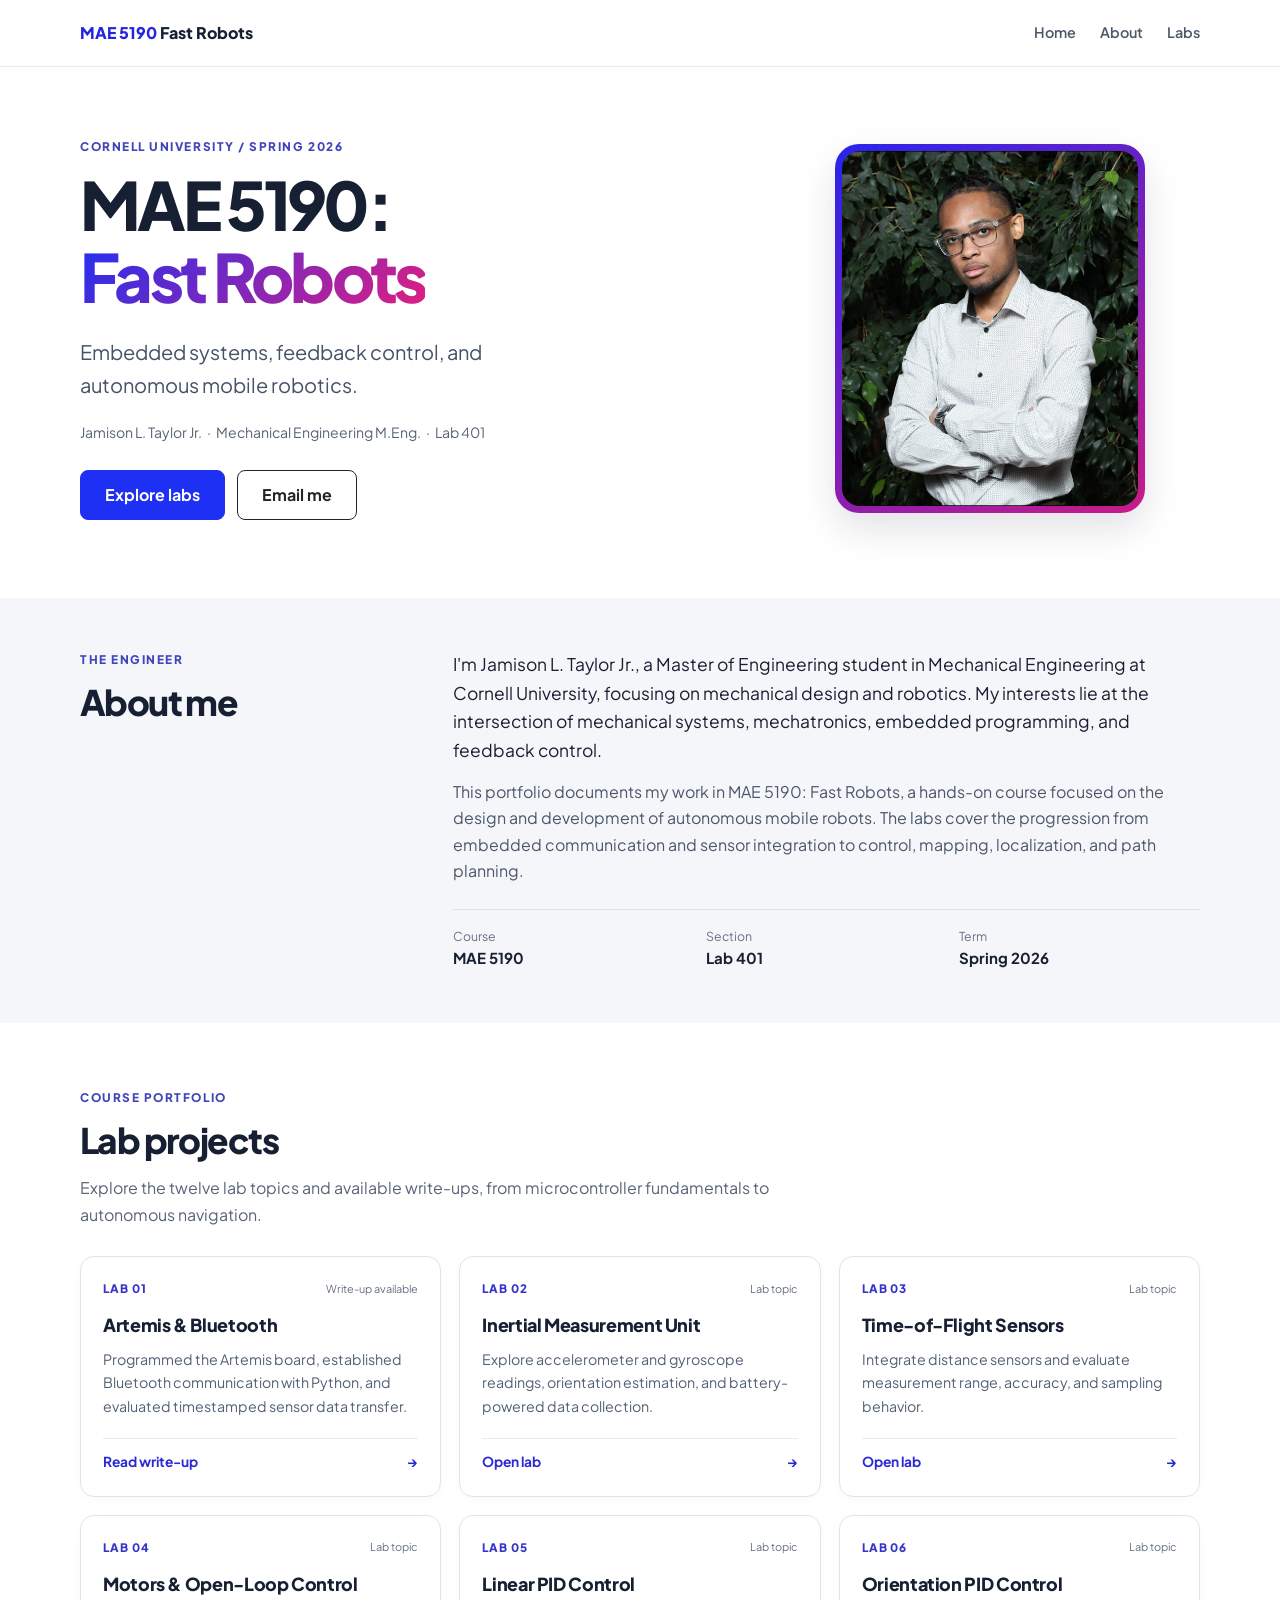
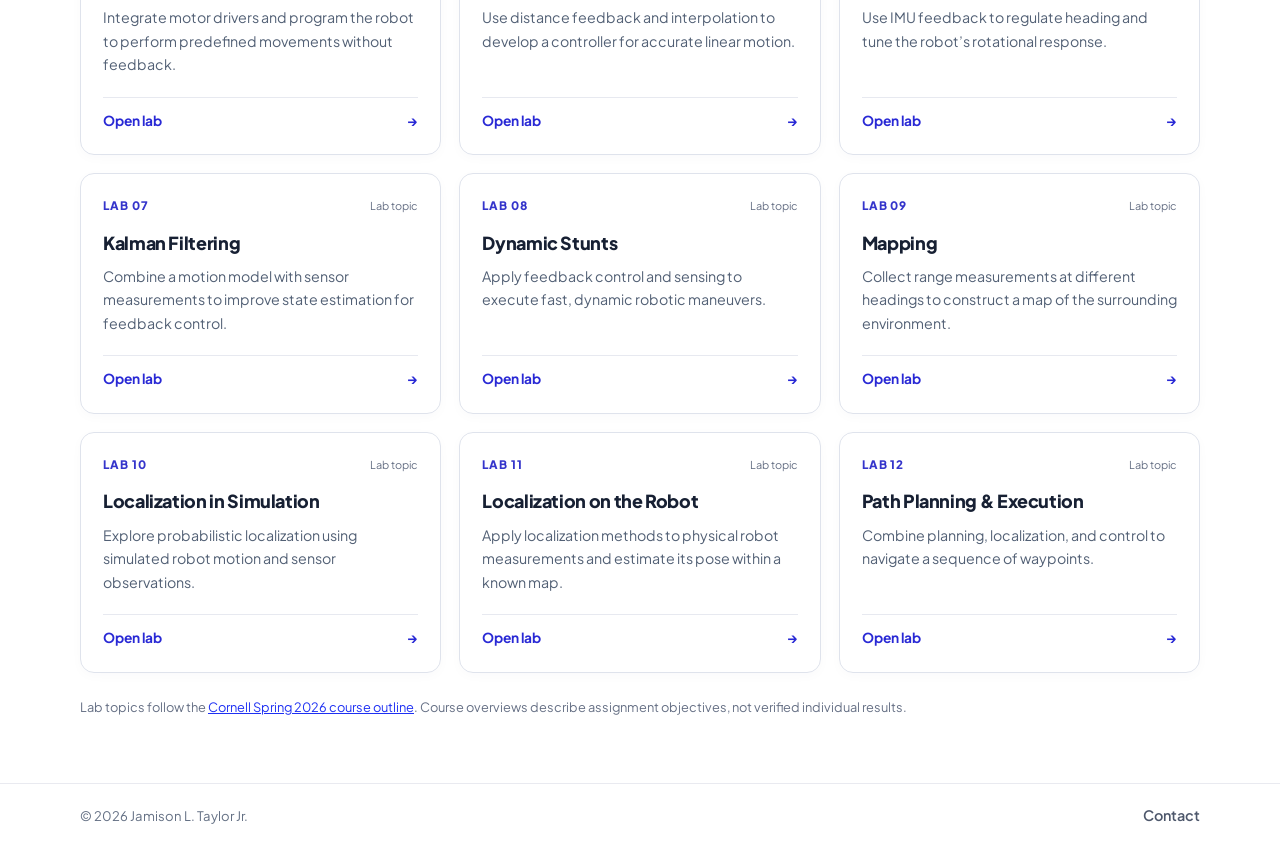
<file: index.html>
<!DOCTYPE html>
<html lang="en"><head><meta charset="utf-8"><meta name="viewport" content="width=device-width, initial-scale=1"><meta name="description" content="Jamison L. Taylor Jr. — Cornell MAE 5190 Fast Robots course portfolio"><title>MAE 5190 Fast Robots | Jamison Taylor Jr.</title><link rel="icon" href="assets/favicon.ico"><link rel="preconnect" href="https://fonts.googleapis.com"><link rel="preconnect" href="https://fonts.gstatic.com" crossorigin><link href="https://fonts.googleapis.com/css2?family=Plus+Jakarta+Sans:wght@400;500;600;700;800&display=swap" rel="stylesheet"><link rel="stylesheet" href="css/styles.css"><link rel="stylesheet" href="css/home.css"></head>
<body><header class="site-header"><nav class="site-wrap nav-inner" aria-label="Main navigation"><a class="brand" href="index.html">MAE 5190 <span>Fast Robots</span></a><div class="nav-links"><a href="index.html">Home</a><a href="#about">About</a><a href="#labs">Labs</a></div></nav></header><main>
<section class="site-wrap hero"><div class="hero-copy"><p class="eyebrow">CORNELL UNIVERSITY / SPRING 2026</p><h1>MAE 5190:<br><span class="text-gradient">Fast Robots</span></h1><p class="hero-sub">Embedded systems, feedback control, and autonomous mobile robotics.</p><p class="hero-meta">Jamison L. Taylor Jr. <span>·</span> Mechanical Engineering M.Eng. <span>·</span> Lab 401</p><div class="hero-actions"><a class="btn btn-primary" href="#labs">Explore labs</a><a class="btn btn-outline-dark" href="mailto:jlt243@cornell.edu">Email me</a></div></div><div class="portrait-frame"><img src="assets/profile.jpg" alt="Portfolio profile portrait" width="1170" height="1403"></div></section>
<section id="about" class="about-section"><div class="site-wrap about-grid"><div><p class="eyebrow">THE ENGINEER</p><h2>About me</h2></div><div><p class="bio">I'm Jamison L. Taylor Jr., a Master of Engineering student in Mechanical Engineering at Cornell University, focusing on mechanical design and robotics. My interests lie at the intersection of mechanical systems, mechatronics, embedded programming, and feedback control.</p><p>This portfolio documents my work in MAE 5190: Fast Robots, a hands-on course focused on the design and development of autonomous mobile robots. The labs cover the progression from embedded communication and sensor integration to control, mapping, localization, and path planning.</p><div class="facts"><div><span>Course</span><strong>MAE 5190</strong></div><div><span>Section</span><strong>Lab 401</strong></div><div><span>Term</span><strong>Spring 2026</strong></div></div></div></div></section>
<section id="labs" class="site-wrap labs-section"><p class="eyebrow">COURSE PORTFOLIO</p><h2>Lab projects</h2><p class="section-intro">Explore the twelve lab topics and available write-ups, from microcontroller fundamentals to autonomous navigation.</p><div class="lab-grid"><article class="lab-card"><div class="lab-top"><span class="lab-number">LAB 01</span><span class="lab-status">Write-up available</span></div><h3>Artemis &amp; Bluetooth</h3><p>Programmed the Artemis board, established Bluetooth communication with Python, and evaluated timestamped sensor data transfer.</p><a class="lab-link" href="Labs/lab01.html">Read write-up <span aria-hidden="true">→</span></a></article><article class="lab-card"><div class="lab-top"><span class="lab-number">LAB 02</span><span class="lab-status">Lab topic</span></div><h3>Inertial Measurement Unit</h3><p>Explore accelerometer and gyroscope readings, orientation estimation, and battery-powered data collection.</p><a class="lab-link" href="Labs/lab02.html">Open lab <span aria-hidden="true">→</span></a></article><article class="lab-card"><div class="lab-top"><span class="lab-number">LAB 03</span><span class="lab-status">Lab topic</span></div><h3>Time-of-Flight Sensors</h3><p>Integrate distance sensors and evaluate measurement range, accuracy, and sampling behavior.</p><a class="lab-link" href="Labs/lab03.html">Open lab <span aria-hidden="true">→</span></a></article><article class="lab-card"><div class="lab-top"><span class="lab-number">LAB 04</span><span class="lab-status">Lab topic</span></div><h3>Motors &amp; Open-Loop Control</h3><p>Integrate motor drivers and program the robot to perform predefined movements without feedback.</p><a class="lab-link" href="Labs/lab04.html">Open lab <span aria-hidden="true">→</span></a></article><article class="lab-card"><div class="lab-top"><span class="lab-number">LAB 05</span><span class="lab-status">Lab topic</span></div><h3>Linear PID Control</h3><p>Use distance feedback and interpolation to develop a controller for accurate linear motion.</p><a class="lab-link" href="Labs/lab05.html">Open lab <span aria-hidden="true">→</span></a></article><article class="lab-card"><div class="lab-top"><span class="lab-number">LAB 06</span><span class="lab-status">Lab topic</span></div><h3>Orientation PID Control</h3><p>Use IMU feedback to regulate heading and tune the robot’s rotational response.</p><a class="lab-link" href="Labs/lab06.html">Open lab <span aria-hidden="true">→</span></a></article><article class="lab-card"><div class="lab-top"><span class="lab-number">LAB 07</span><span class="lab-status">Lab topic</span></div><h3>Kalman Filtering</h3><p>Combine a motion model with sensor measurements to improve state estimation for feedback control.</p><a class="lab-link" href="Labs/lab07.html">Open lab <span aria-hidden="true">→</span></a></article><article class="lab-card"><div class="lab-top"><span class="lab-number">LAB 08</span><span class="lab-status">Lab topic</span></div><h3>Dynamic Stunts</h3><p>Apply feedback control and sensing to execute fast, dynamic robotic maneuvers.</p><a class="lab-link" href="Labs/lab08.html">Open lab <span aria-hidden="true">→</span></a></article><article class="lab-card"><div class="lab-top"><span class="lab-number">LAB 09</span><span class="lab-status">Lab topic</span></div><h3>Mapping</h3><p>Collect range measurements at different headings to construct a map of the surrounding environment.</p><a class="lab-link" href="Labs/lab09.html">Open lab <span aria-hidden="true">→</span></a></article><article class="lab-card"><div class="lab-top"><span class="lab-number">LAB 10</span><span class="lab-status">Lab topic</span></div><h3>Localization in Simulation</h3><p>Explore probabilistic localization using simulated robot motion and sensor observations.</p><a class="lab-link" href="Labs/lab10.html">Open lab <span aria-hidden="true">→</span></a></article><article class="lab-card"><div class="lab-top"><span class="lab-number">LAB 11</span><span class="lab-status">Lab topic</span></div><h3>Localization on the Robot</h3><p>Apply localization methods to physical robot measurements and estimate its pose within a known map.</p><a class="lab-link" href="Labs/lab11.html">Open lab <span aria-hidden="true">→</span></a></article><article class="lab-card"><div class="lab-top"><span class="lab-number">LAB 12</span><span class="lab-status">Lab topic</span></div><h3>Path Planning &amp; Execution</h3><p>Combine planning, localization, and control to navigate a sequence of waypoints.</p><a class="lab-link" href="Labs/lab12.html">Open lab <span aria-hidden="true">→</span></a></article></div><p class="source-note">Lab topics follow the <a href="https://fastrobotscornell.github.io/FastRobots-2026/labs/">Cornell Spring 2026 course outline</a>. Course overviews describe assignment objectives, not verified individual results.</p></section></main><footer class="site-footer"><div class="site-wrap footer-inner"><span>© 2026 Jamison L. Taylor Jr.</span><a href="mailto:jlt243@cornell.edu">Contact</a></div></footer></body></html>
</file>
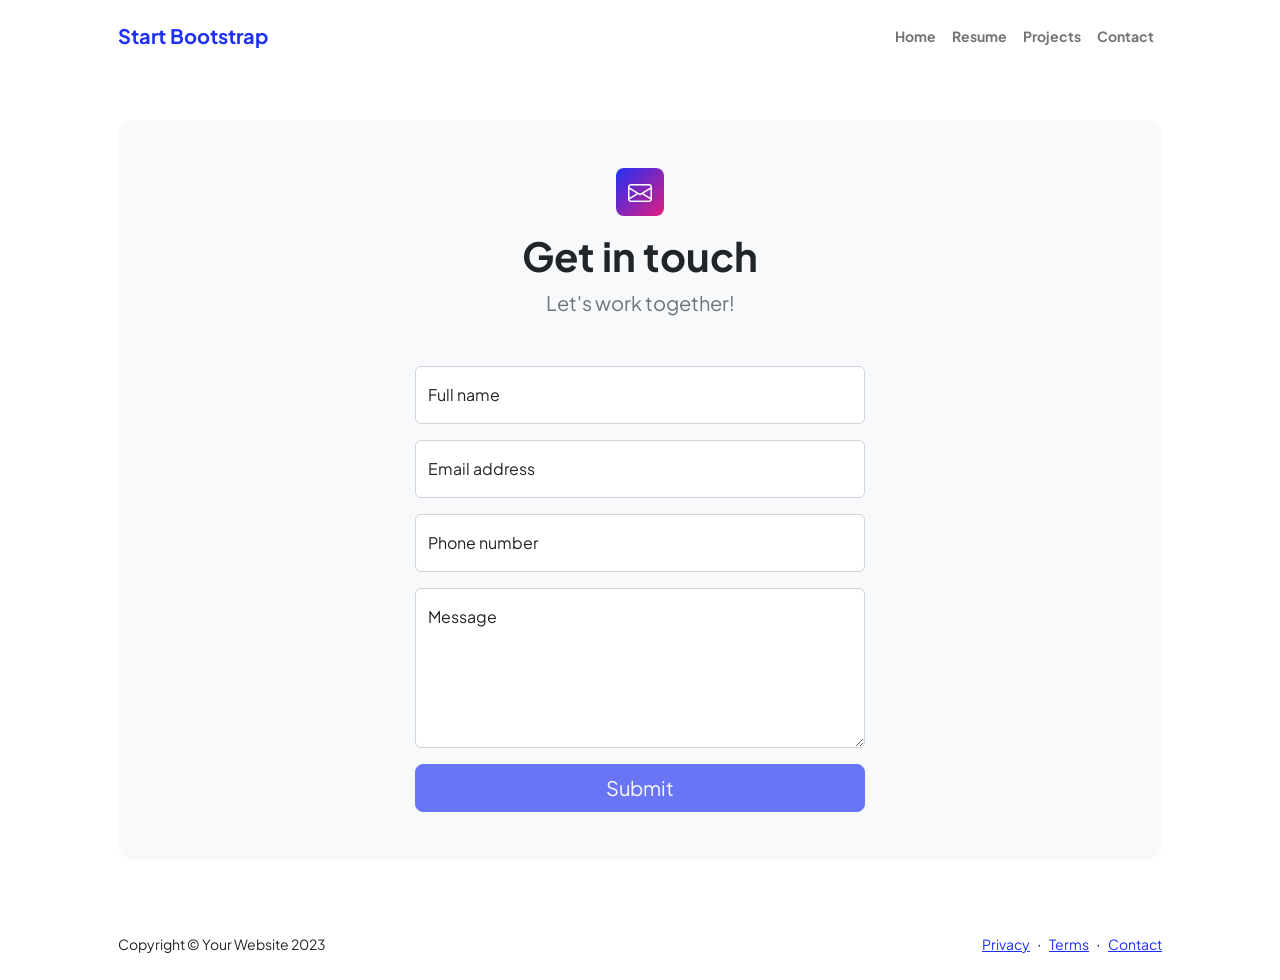
<file: contact.html>
<!DOCTYPE html>
<html lang="en">
    <head>
        <meta charset="utf-8" />
        <meta name="viewport" content="width=device-width, initial-scale=1, shrink-to-fit=no" />
        <meta name="description" content />
        <meta name="author" content />
        <title>Modern Business - Start Bootstrap Template</title>
        <!-- Favicon-->
        <link rel="icon" type="image/x-icon" href="assets/favicon.ico" />
        <!-- Custom Google font-->
        <link rel="preconnect" href="https://fonts.googleapis.com" />
        <link rel="preconnect" href="https://fonts.gstatic.com" crossorigin />
        <link href="https://fonts.googleapis.com/css2?family=Plus+Jakarta+Sans:wght@100;200;300;400;500;600;700;800;900&amp;display=swap" rel="stylesheet" />
        <!-- Bootstrap icons-->
        <link href="https://cdn.jsdelivr.net/npm/bootstrap-icons@1.8.1/font/bootstrap-icons.css" rel="stylesheet" />
        <!-- Core theme CSS (includes Bootstrap)-->
        <link href="css/styles.css" rel="stylesheet" />
    </head>
    <body class="d-flex flex-column">
        <main class="flex-shrink-0">
            <!-- Navigation-->
            <nav class="navbar navbar-expand-lg navbar-light bg-white py-3">
                <div class="container px-5">
                    <a class="navbar-brand" href="index.html"><span class="fw-bolder text-primary">Start Bootstrap</span></a>
                    <button class="navbar-toggler" type="button" data-bs-toggle="collapse" data-bs-target="#navbarSupportedContent" aria-controls="navbarSupportedContent" aria-expanded="false" aria-label="Toggle navigation"><span class="navbar-toggler-icon"></span></button>
                    <div class="collapse navbar-collapse" id="navbarSupportedContent">
                        <ul class="navbar-nav ms-auto mb-2 mb-lg-0 small fw-bolder">
                            <li class="nav-item"><a class="nav-link" href="index.html">Home</a></li>
                            <li class="nav-item"><a class="nav-link" href="resume.html">Resume</a></li>
                            <li class="nav-item"><a class="nav-link" href="projects.html">Projects</a></li>
                            <li class="nav-item"><a class="nav-link" href="contact.html">Contact</a></li>
                        </ul>
                    </div>
                </div>
            </nav>
            <!-- Page content-->
            <section class="py-5">
                <div class="container px-5">
                    <!-- Contact form-->
                    <div class="bg-light rounded-4 py-5 px-4 px-md-5">
                        <div class="text-center mb-5">
                            <div class="feature bg-primary bg-gradient-primary-to-secondary text-white rounded-3 mb-3"><i class="bi bi-envelope"></i></div>
                            <h1 class="fw-bolder">Get in touch</h1>
                            <p class="lead fw-normal text-muted mb-0">Let's work together!</p>
                        </div>
                        <div class="row gx-5 justify-content-center">
                            <div class="col-lg-8 col-xl-6">
                                <!-- * * * * * * * * * * * * * * *-->
                                <!-- * * SB Forms Contact Form * *-->
                                <!-- * * * * * * * * * * * * * * *-->
                                <!-- This form is pre-integrated with SB Forms.-->
                                <!-- To make this form functional, sign up at-->
                                <!-- https://startbootstrap.com/solution/contact-forms-->
                                <!-- to get an API token!-->
                                <form id="contactForm" data-sb-form-api-token="API_TOKEN">
                                    <!-- Name input-->
                                    <div class="form-floating mb-3">
                                        <input class="form-control" id="name" type="text" placeholder="Enter your name..." data-sb-validations="required" />
                                        <label for="name">Full name</label>
                                        <div class="invalid-feedback" data-sb-feedback="name:required">A name is required.</div>
                                    </div>
                                    <!-- Email address input-->
                                    <div class="form-floating mb-3">
                                        <input class="form-control" id="email" type="email" placeholder="name@example.com" data-sb-validations="required,email" />
                                        <label for="email">Email address</label>
                                        <div class="invalid-feedback" data-sb-feedback="email:required">An email is required.</div>
                                        <div class="invalid-feedback" data-sb-feedback="email:email">Email is not valid.</div>
                                    </div>
                                    <!-- Phone number input-->
                                    <div class="form-floating mb-3">
                                        <input class="form-control" id="phone" type="tel" placeholder="(123) 456-7890" data-sb-validations="required" />
                                        <label for="phone">Phone number</label>
                                        <div class="invalid-feedback" data-sb-feedback="phone:required">A phone number is required.</div>
                                    </div>
                                    <!-- Message input-->
                                    <div class="form-floating mb-3">
                                        <textarea class="form-control" id="message" type="text" placeholder="Enter your message here..." style="height: 10rem" data-sb-validations="required"></textarea>
                                        <label for="message">Message</label>
                                        <div class="invalid-feedback" data-sb-feedback="message:required">A message is required.</div>
                                    </div>
                                    <!-- Submit success message-->
                                    <!---->
                                    <!-- This is what your users will see when the form-->
                                    <!-- has successfully submitted-->
                                    <div class="d-none" id="submitSuccessMessage">
                                        <div class="text-center mb-3">
                                            <div class="fw-bolder">Form submission successful!</div>
                                            To activate this form, sign up at
                                            <br />
                                            <a href="https://startbootstrap.com/solution/contact-forms">https://startbootstrap.com/solution/contact-forms</a>
                                        </div>
                                    </div>
                                    <!-- Submit error message-->
                                    <!---->
                                    <!-- This is what your users will see when there is-->
                                    <!-- an error submitting the form-->
                                    <div class="d-none" id="submitErrorMessage"><div class="text-center text-danger mb-3">Error sending message!</div></div>
                                    <!-- Submit Button-->
                                    <div class="d-grid"><button class="btn btn-primary btn-lg disabled" id="submitButton" type="submit">Submit</button></div>
                                </form>
                            </div>
                        </div>
                    </div>
                </div>
            </section>
        </main>
        <!-- Footer-->
        <footer class="bg-white py-4 mt-auto">
            <div class="container px-5">
                <div class="row align-items-center justify-content-between flex-column flex-sm-row">
                    <div class="col-auto"><div class="small m-0">Copyright &copy; Your Website 2023</div></div>
                    <div class="col-auto">
                        <a class="small" href="#!">Privacy</a>
                        <span class="mx-1">&middot;</span>
                        <a class="small" href="#!">Terms</a>
                        <span class="mx-1">&middot;</span>
                        <a class="small" href="#!">Contact</a>
                    </div>
                </div>
            </div>
        </footer>
        <!-- Bootstrap core JS-->
        <script src="https://cdn.jsdelivr.net/npm/bootstrap@5.2.3/dist/js/bootstrap.bundle.min.js"></script>
        <!-- Core theme JS-->
        <script src="js/scripts.js"></script>
        <!-- * * * * * * * * * * * * * * * * * * * * * * * * * * * * * * * * * * * * * * * *-->
        <!-- * *                               SB Forms JS                               * *-->
        <!-- * * Activate your form at https://startbootstrap.com/solution/contact-forms * *-->
        <!-- * * * * * * * * * * * * * * * * * * * * * * * * * * * * * * * * * * * * * * * *-->
        <script src="https://cdn.startbootstrap.com/sb-forms-latest.js"></script>
    </body>
</html>
</file>
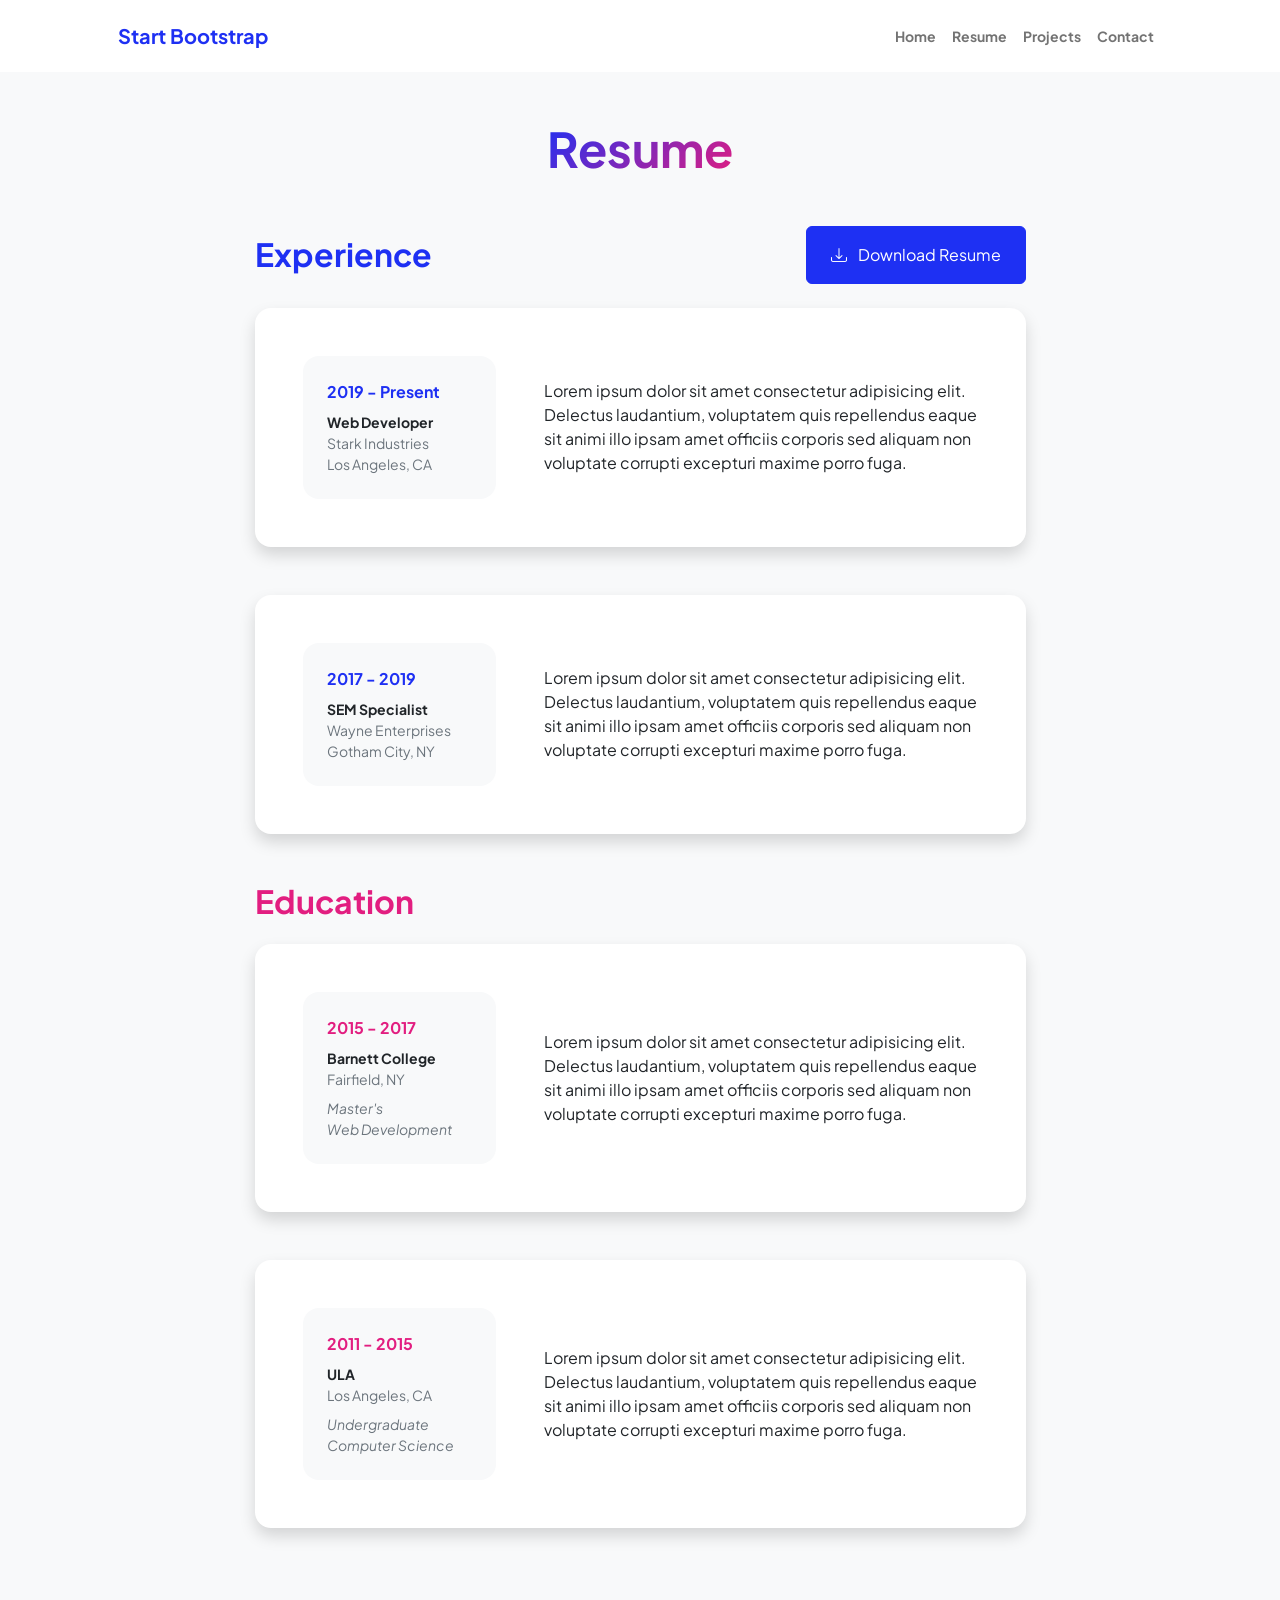
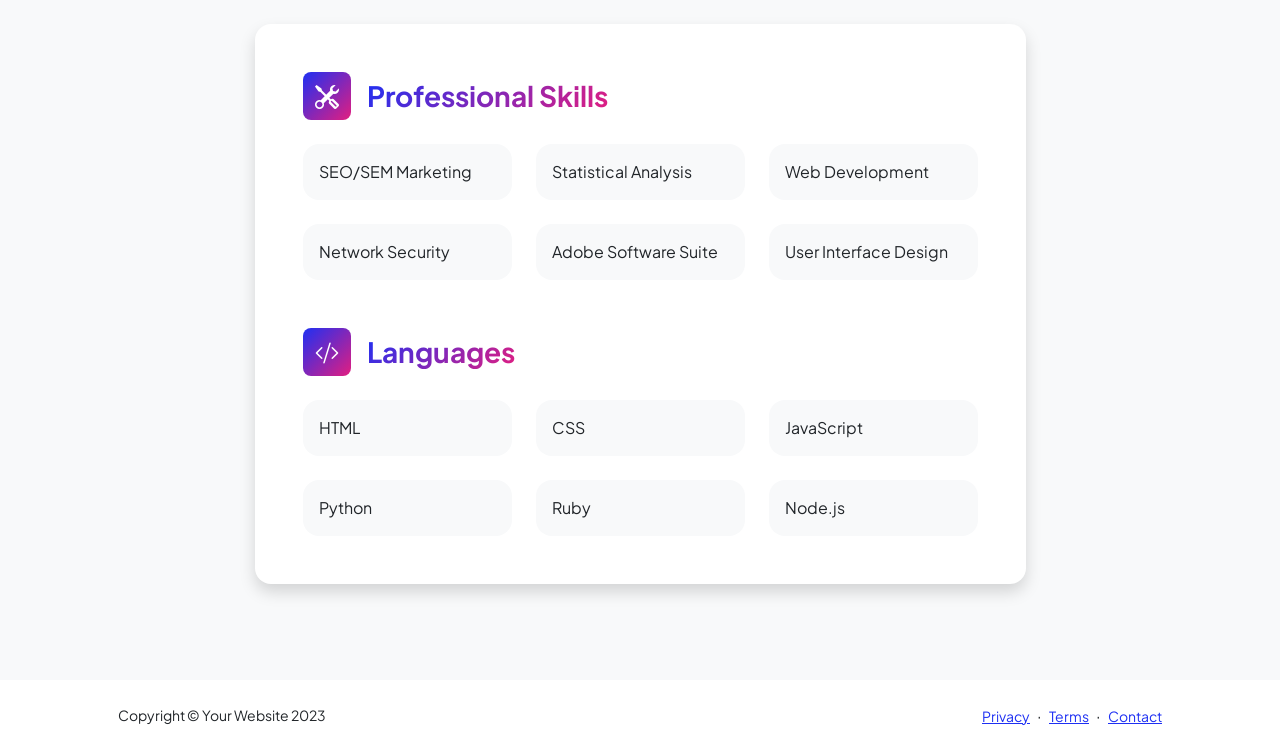
<file: resume.html>
<!DOCTYPE html>
<html lang="en">
    <head>
        <meta charset="utf-8" />
        <meta name="viewport" content="width=device-width, initial-scale=1, shrink-to-fit=no" />
        <meta name="description" content="" />
        <meta name="author" content="" />
        <title>Personal - Start Bootstrap Template</title>
        <!-- Favicon-->
        <link rel="icon" type="image/x-icon" href="assets/favicon.ico" />
        <!-- Custom Google font-->
        <link rel="preconnect" href="https://fonts.googleapis.com" />
        <link rel="preconnect" href="https://fonts.gstatic.com" crossorigin />
        <link href="https://fonts.googleapis.com/css2?family=Plus+Jakarta+Sans:wght@100;200;300;400;500;600;700;800;900&amp;display=swap" rel="stylesheet" />
        <!-- Bootstrap icons-->
        <link href="https://cdn.jsdelivr.net/npm/bootstrap-icons@1.8.1/font/bootstrap-icons.css" rel="stylesheet" />
        <!-- Core theme CSS (includes Bootstrap)-->
        <link href="css/styles.css" rel="stylesheet" />
    </head>
    <body class="d-flex flex-column h-100 bg-light">
        <main class="flex-shrink-0">
            <!-- Navigation-->
            <nav class="navbar navbar-expand-lg navbar-light bg-white py-3">
                <div class="container px-5">
                    <a class="navbar-brand" href="index.html"><span class="fw-bolder text-primary">Start Bootstrap</span></a>
                    <button class="navbar-toggler" type="button" data-bs-toggle="collapse" data-bs-target="#navbarSupportedContent" aria-controls="navbarSupportedContent" aria-expanded="false" aria-label="Toggle navigation"><span class="navbar-toggler-icon"></span></button>
                    <div class="collapse navbar-collapse" id="navbarSupportedContent">
                        <ul class="navbar-nav ms-auto mb-2 mb-lg-0 small fw-bolder">
                            <li class="nav-item"><a class="nav-link" href="index.html">Home</a></li>
                            <li class="nav-item"><a class="nav-link" href="resume.html">Resume</a></li>
                            <li class="nav-item"><a class="nav-link" href="projects.html">Projects</a></li>
                            <li class="nav-item"><a class="nav-link" href="contact.html">Contact</a></li>
                        </ul>
                    </div>
                </div>
            </nav>
            <!-- Page Content-->
            <div class="container px-5 my-5">
                <div class="text-center mb-5">
                    <h1 class="display-5 fw-bolder mb-0"><span class="text-gradient d-inline">Resume</span></h1>
                </div>
                <div class="row gx-5 justify-content-center">
                    <div class="col-lg-11 col-xl-9 col-xxl-8">
                        <!-- Experience Section-->
                        <section>
                            <div class="d-flex align-items-center justify-content-between mb-4">
                                <h2 class="text-primary fw-bolder mb-0">Experience</h2>
                                <!-- Download resume button-->
                                <!-- Note: Set the link href target to a PDF file within your project-->
                                <a class="btn btn-primary px-4 py-3" href="#!">
                                    <div class="d-inline-block bi bi-download me-2"></div>
                                    Download Resume
                                </a>
                            </div>
                            <!-- Experience Card 1-->
                            <div class="card shadow border-0 rounded-4 mb-5">
                                <div class="card-body p-5">
                                    <div class="row align-items-center gx-5">
                                        <div class="col text-center text-lg-start mb-4 mb-lg-0">
                                            <div class="bg-light p-4 rounded-4">
                                                <div class="text-primary fw-bolder mb-2">2019 - Present</div>
                                                <div class="small fw-bolder">Web Developer</div>
                                                <div class="small text-muted">Stark Industries</div>
                                                <div class="small text-muted">Los Angeles, CA</div>
                                            </div>
                                        </div>
                                        <div class="col-lg-8"><div>Lorem ipsum dolor sit amet consectetur adipisicing elit. Delectus laudantium, voluptatem quis repellendus eaque sit animi illo ipsam amet officiis corporis sed aliquam non voluptate corrupti excepturi maxime porro fuga.</div></div>
                                    </div>
                                </div>
                            </div>
                            <!-- Experience Card 2-->
                            <div class="card shadow border-0 rounded-4 mb-5">
                                <div class="card-body p-5">
                                    <div class="row align-items-center gx-5">
                                        <div class="col text-center text-lg-start mb-4 mb-lg-0">
                                            <div class="bg-light p-4 rounded-4">
                                                <div class="text-primary fw-bolder mb-2">2017 - 2019</div>
                                                <div class="small fw-bolder">SEM Specialist</div>
                                                <div class="small text-muted">Wayne Enterprises</div>
                                                <div class="small text-muted">Gotham City, NY</div>
                                            </div>
                                        </div>
                                        <div class="col-lg-8"><div>Lorem ipsum dolor sit amet consectetur adipisicing elit. Delectus laudantium, voluptatem quis repellendus eaque sit animi illo ipsam amet officiis corporis sed aliquam non voluptate corrupti excepturi maxime porro fuga.</div></div>
                                    </div>
                                </div>
                            </div>
                        </section>
                        <!-- Education Section-->
                        <section>
                            <h2 class="text-secondary fw-bolder mb-4">Education</h2>
                            <!-- Education Card 1-->
                            <div class="card shadow border-0 rounded-4 mb-5">
                                <div class="card-body p-5">
                                    <div class="row align-items-center gx-5">
                                        <div class="col text-center text-lg-start mb-4 mb-lg-0">
                                            <div class="bg-light p-4 rounded-4">
                                                <div class="text-secondary fw-bolder mb-2">2015 - 2017</div>
                                                <div class="mb-2">
                                                    <div class="small fw-bolder">Barnett College</div>
                                                    <div class="small text-muted">Fairfield, NY</div>
                                                </div>
                                                <div class="fst-italic">
                                                    <div class="small text-muted">Master's</div>
                                                    <div class="small text-muted">Web Development</div>
                                                </div>
                                            </div>
                                        </div>
                                        <div class="col-lg-8"><div>Lorem ipsum dolor sit amet consectetur adipisicing elit. Delectus laudantium, voluptatem quis repellendus eaque sit animi illo ipsam amet officiis corporis sed aliquam non voluptate corrupti excepturi maxime porro fuga.</div></div>
                                    </div>
                                </div>
                            </div>
                            <!-- Education Card 2-->
                            <div class="card shadow border-0 rounded-4 mb-5">
                                <div class="card-body p-5">
                                    <div class="row align-items-center gx-5">
                                        <div class="col text-center text-lg-start mb-4 mb-lg-0">
                                            <div class="bg-light p-4 rounded-4">
                                                <div class="text-secondary fw-bolder mb-2">2011 - 2015</div>
                                                <div class="mb-2">
                                                    <div class="small fw-bolder">ULA</div>
                                                    <div class="small text-muted">Los Angeles, CA</div>
                                                </div>
                                                <div class="fst-italic">
                                                    <div class="small text-muted">Undergraduate</div>
                                                    <div class="small text-muted">Computer Science</div>
                                                </div>
                                            </div>
                                        </div>
                                        <div class="col-lg-8"><div>Lorem ipsum dolor sit amet consectetur adipisicing elit. Delectus laudantium, voluptatem quis repellendus eaque sit animi illo ipsam amet officiis corporis sed aliquam non voluptate corrupti excepturi maxime porro fuga.</div></div>
                                    </div>
                                </div>
                            </div>
                        </section>
                        <!-- Divider-->
                        <div class="pb-5"></div>
                        <!-- Skills Section-->
                        <section>
                            <!-- Skillset Card-->
                            <div class="card shadow border-0 rounded-4 mb-5">
                                <div class="card-body p-5">
                                    <!-- Professional skills list-->
                                    <div class="mb-5">
                                        <div class="d-flex align-items-center mb-4">
                                            <div class="feature bg-primary bg-gradient-primary-to-secondary text-white rounded-3 me-3"><i class="bi bi-tools"></i></div>
                                            <h3 class="fw-bolder mb-0"><span class="text-gradient d-inline">Professional Skills</span></h3>
                                        </div>
                                        <div class="row row-cols-1 row-cols-md-3 mb-4">
                                            <div class="col mb-4 mb-md-0"><div class="d-flex align-items-center bg-light rounded-4 p-3 h-100">SEO/SEM Marketing</div></div>
                                            <div class="col mb-4 mb-md-0"><div class="d-flex align-items-center bg-light rounded-4 p-3 h-100">Statistical Analysis</div></div>
                                            <div class="col"><div class="d-flex align-items-center bg-light rounded-4 p-3 h-100">Web Development</div></div>
                                        </div>
                                        <div class="row row-cols-1 row-cols-md-3">
                                            <div class="col mb-4 mb-md-0"><div class="d-flex align-items-center bg-light rounded-4 p-3 h-100">Network Security</div></div>
                                            <div class="col mb-4 mb-md-0"><div class="d-flex align-items-center bg-light rounded-4 p-3 h-100">Adobe Software Suite</div></div>
                                            <div class="col"><div class="d-flex align-items-center bg-light rounded-4 p-3 h-100">User Interface Design</div></div>
                                        </div>
                                    </div>
                                    <!-- Languages list-->
                                    <div class="mb-0">
                                        <div class="d-flex align-items-center mb-4">
                                            <div class="feature bg-primary bg-gradient-primary-to-secondary text-white rounded-3 me-3"><i class="bi bi-code-slash"></i></div>
                                            <h3 class="fw-bolder mb-0"><span class="text-gradient d-inline">Languages</span></h3>
                                        </div>
                                        <div class="row row-cols-1 row-cols-md-3 mb-4">
                                            <div class="col mb-4 mb-md-0"><div class="d-flex align-items-center bg-light rounded-4 p-3 h-100">HTML</div></div>
                                            <div class="col mb-4 mb-md-0"><div class="d-flex align-items-center bg-light rounded-4 p-3 h-100">CSS</div></div>
                                            <div class="col"><div class="d-flex align-items-center bg-light rounded-4 p-3 h-100">JavaScript</div></div>
                                        </div>
                                        <div class="row row-cols-1 row-cols-md-3">
                                            <div class="col mb-4 mb-md-0"><div class="d-flex align-items-center bg-light rounded-4 p-3 h-100">Python</div></div>
                                            <div class="col mb-4 mb-md-0"><div class="d-flex align-items-center bg-light rounded-4 p-3 h-100">Ruby</div></div>
                                            <div class="col"><div class="d-flex align-items-center bg-light rounded-4 p-3 h-100">Node.js</div></div>
                                        </div>
                                    </div>
                                </div>
                            </div>
                        </section>
                    </div>
                </div>
            </div>
        </main>
        <!-- Footer-->
        <footer class="bg-white py-4 mt-auto">
            <div class="container px-5">
                <div class="row align-items-center justify-content-between flex-column flex-sm-row">
                    <div class="col-auto"><div class="small m-0">Copyright &copy; Your Website 2023</div></div>
                    <div class="col-auto">
                        <a class="small" href="#!">Privacy</a>
                        <span class="mx-1">&middot;</span>
                        <a class="small" href="#!">Terms</a>
                        <span class="mx-1">&middot;</span>
                        <a class="small" href="#!">Contact</a>
                    </div>
                </div>
            </div>
        </footer>
        <!-- Bootstrap core JS-->
        <script src="https://cdn.jsdelivr.net/npm/bootstrap@5.2.3/dist/js/bootstrap.bundle.min.js"></script>
        <!-- Core theme JS-->
        <script src="js/scripts.js"></script>
    </body>
</html>
</file>
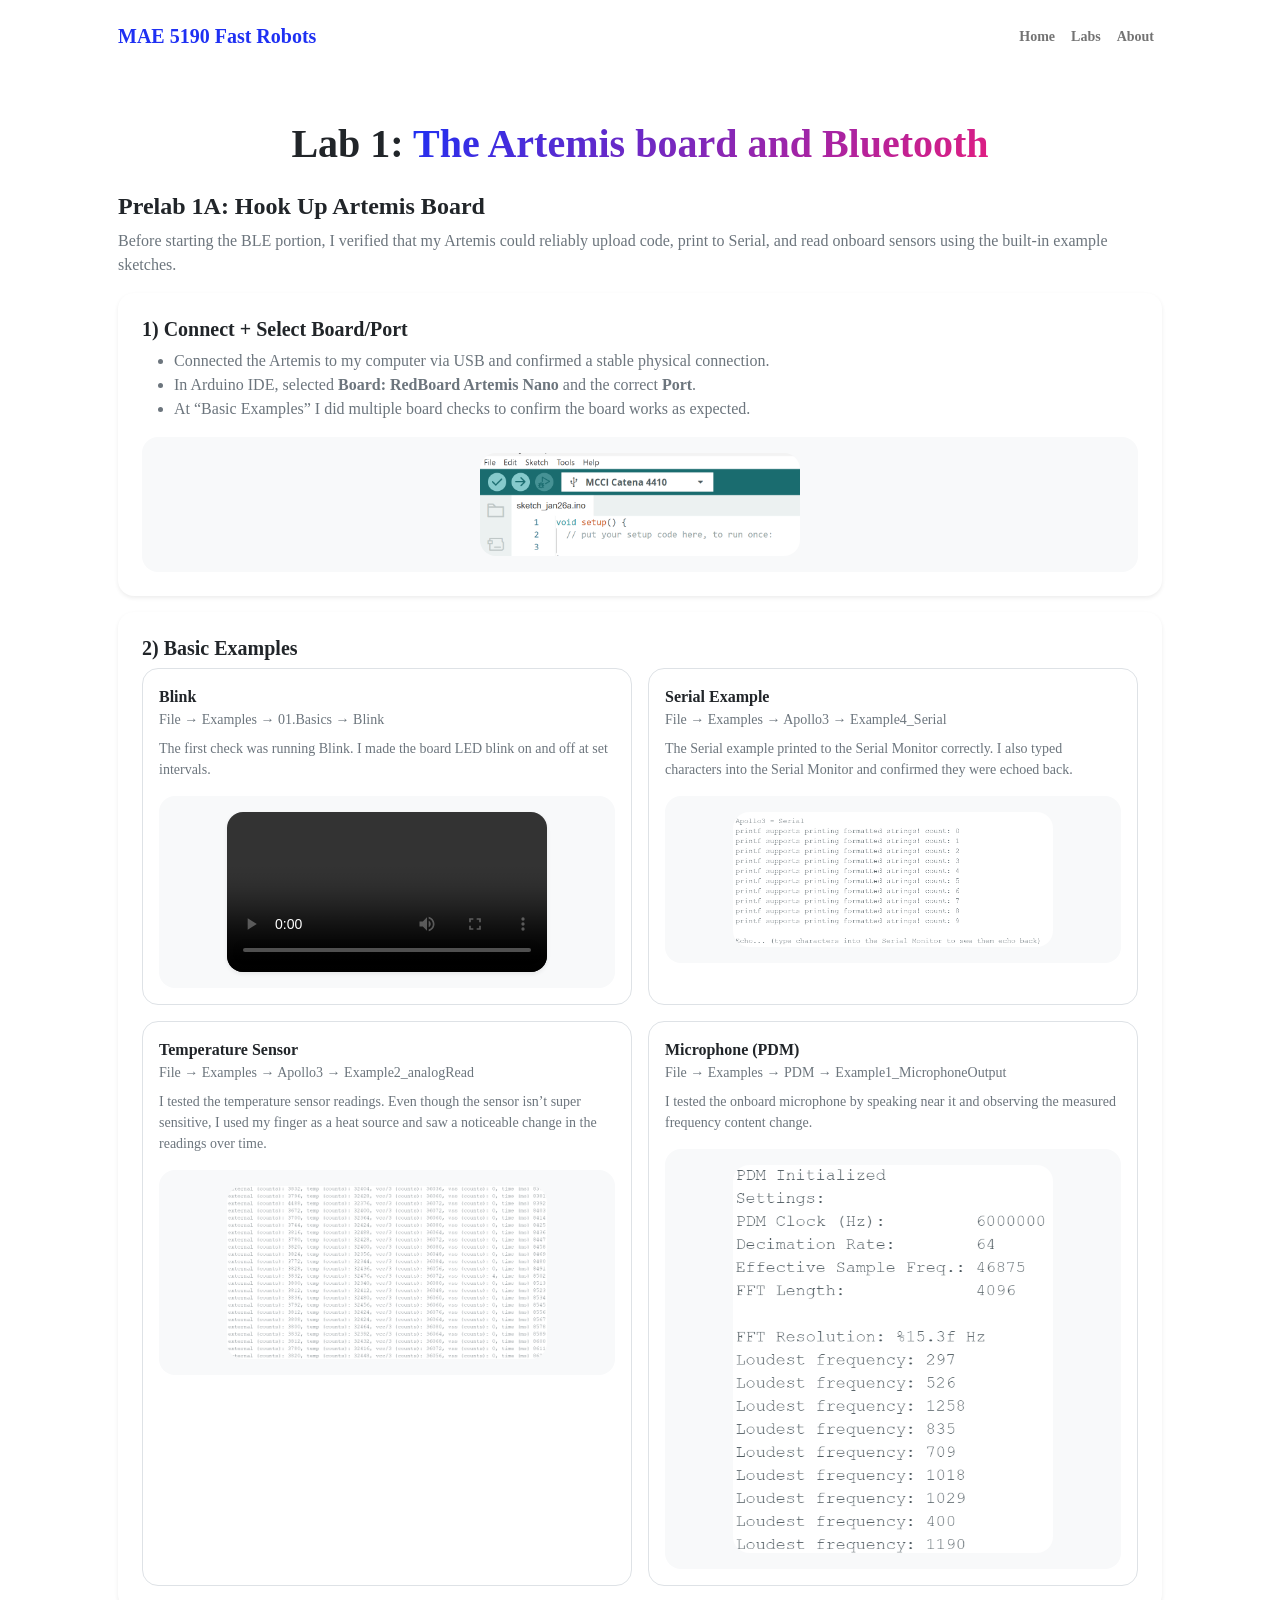
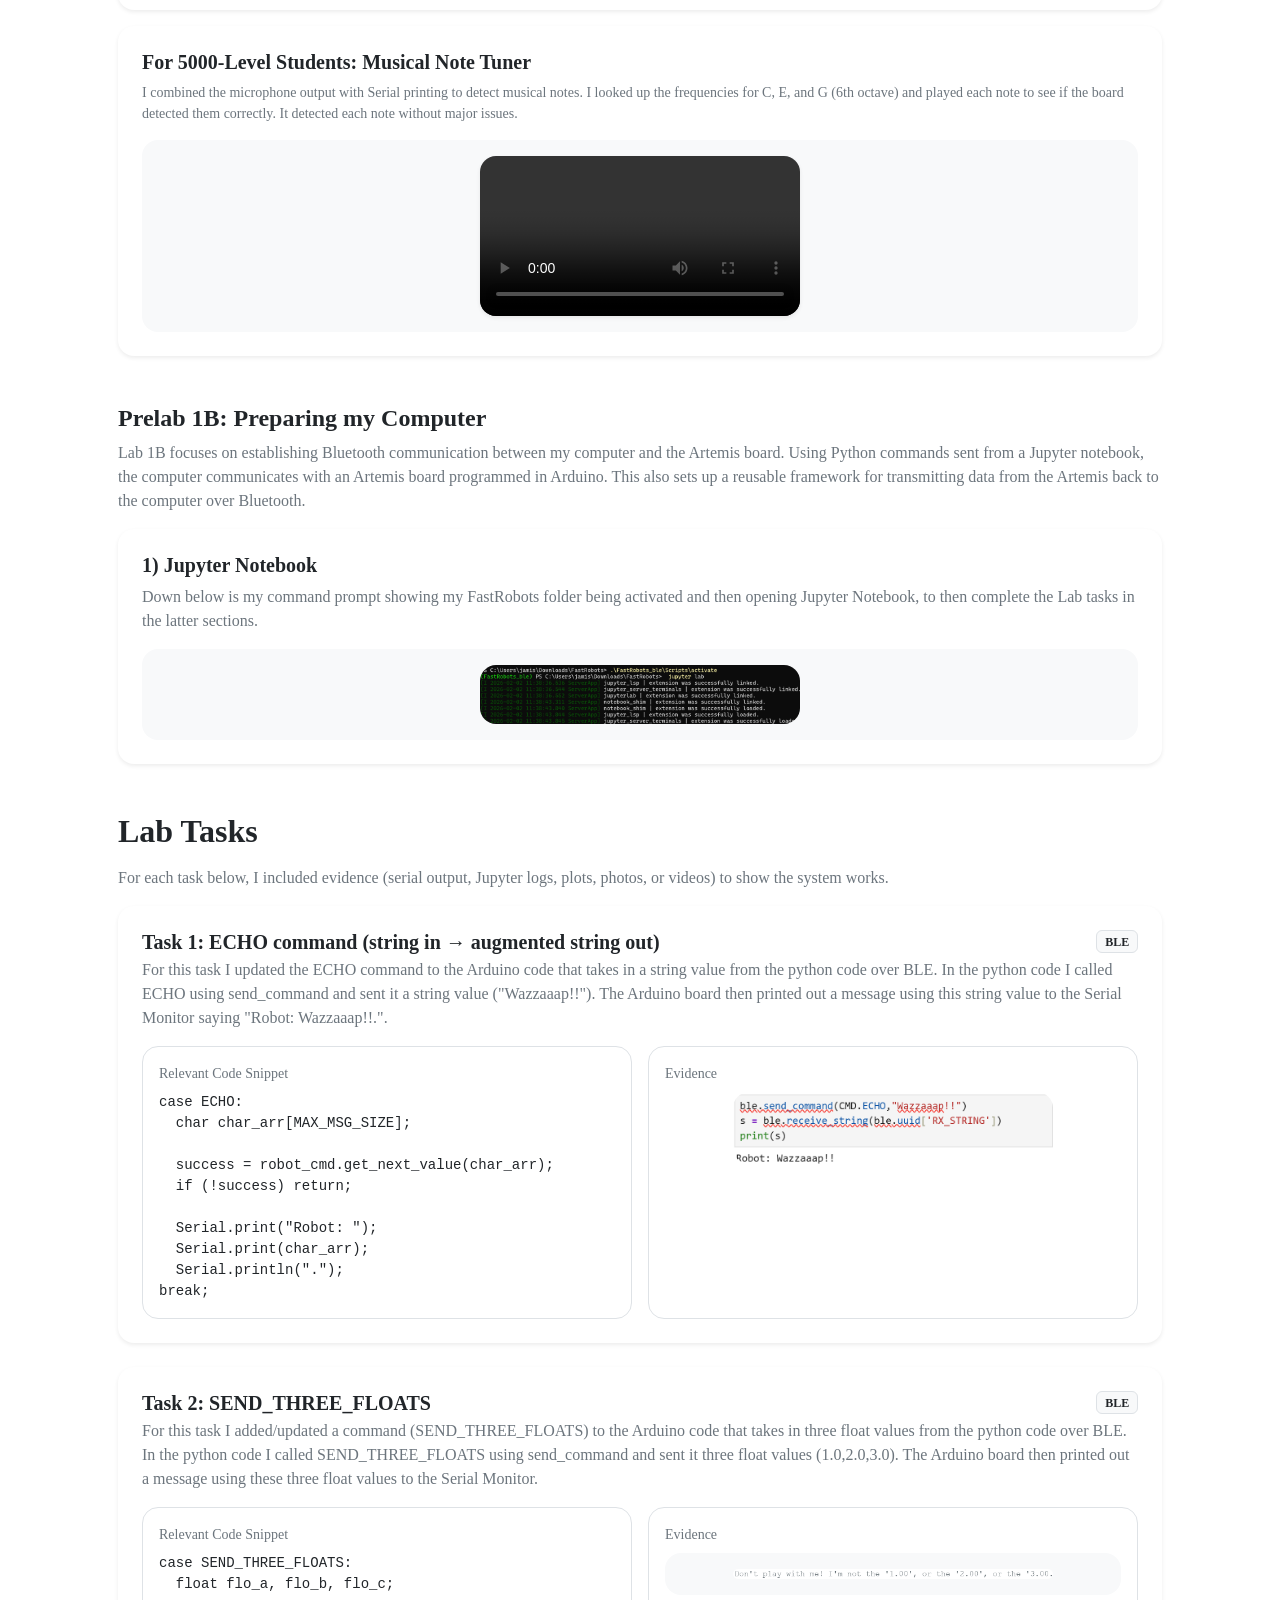
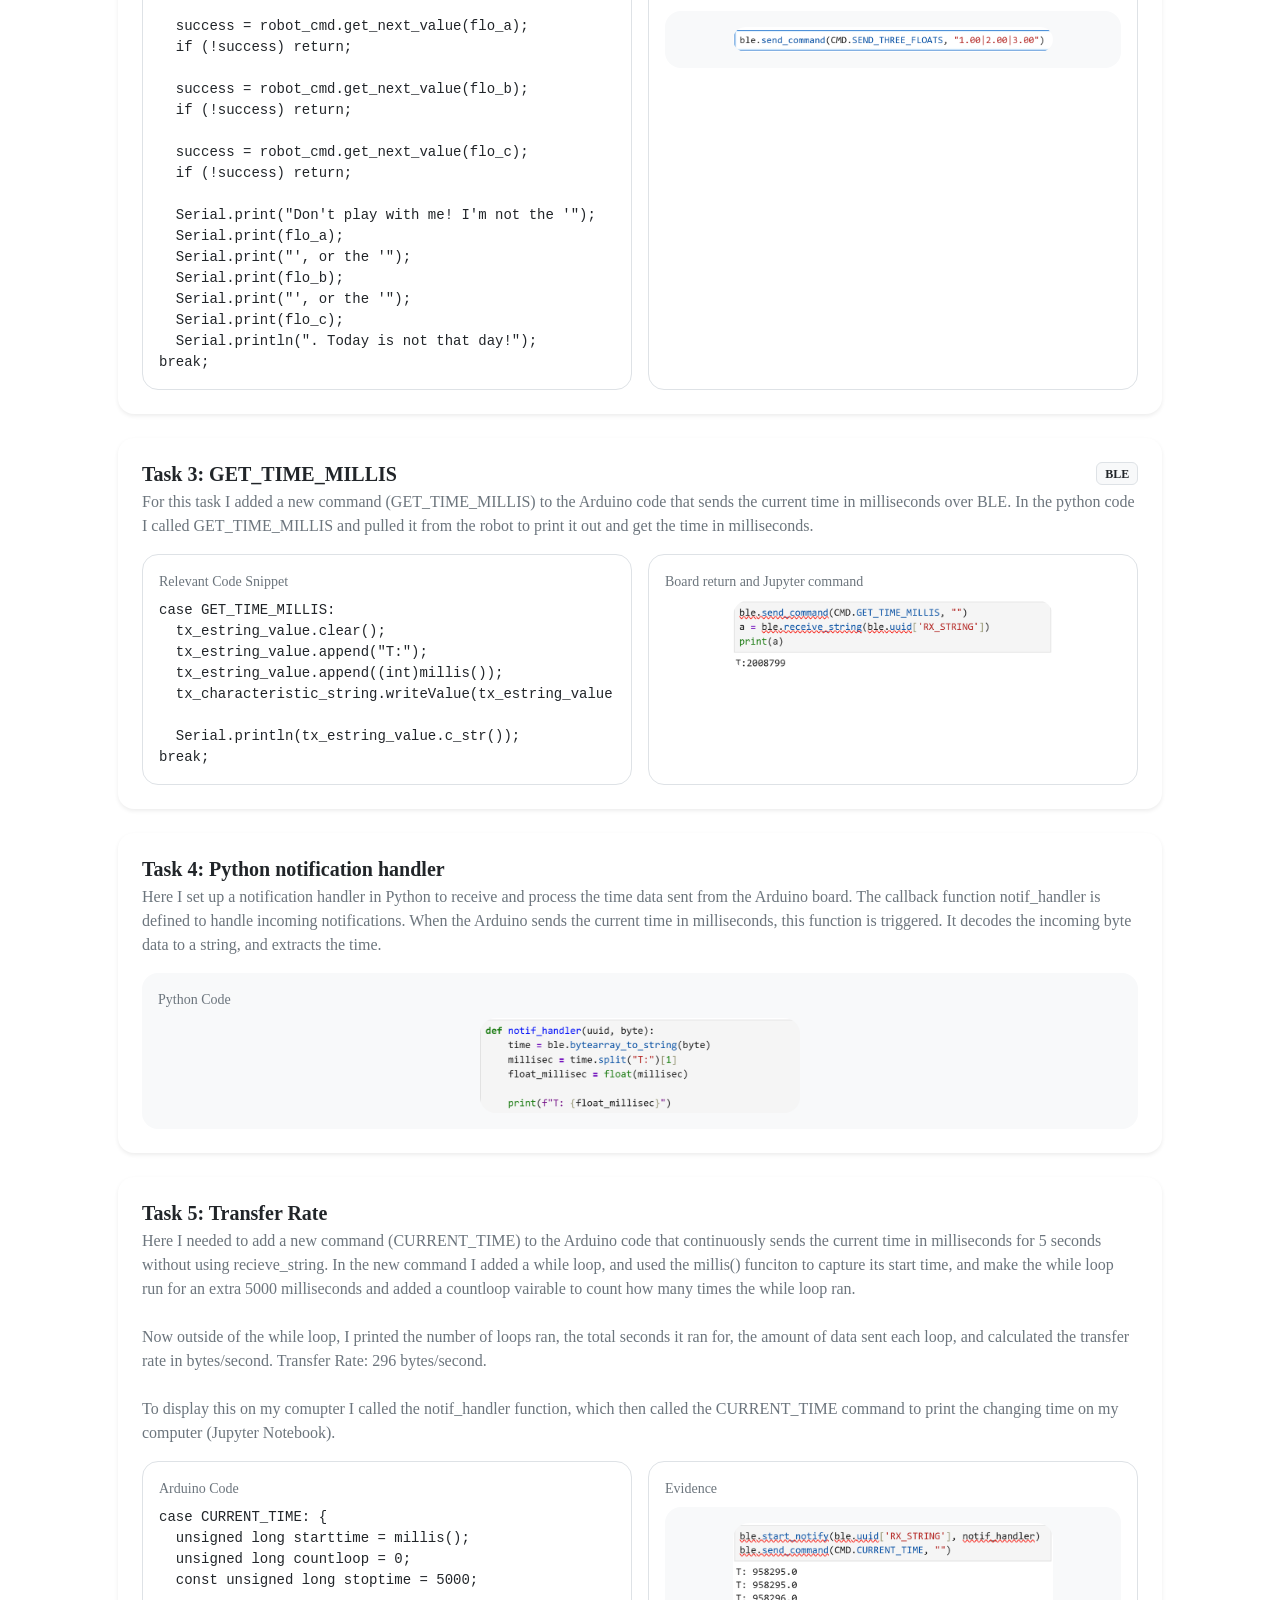
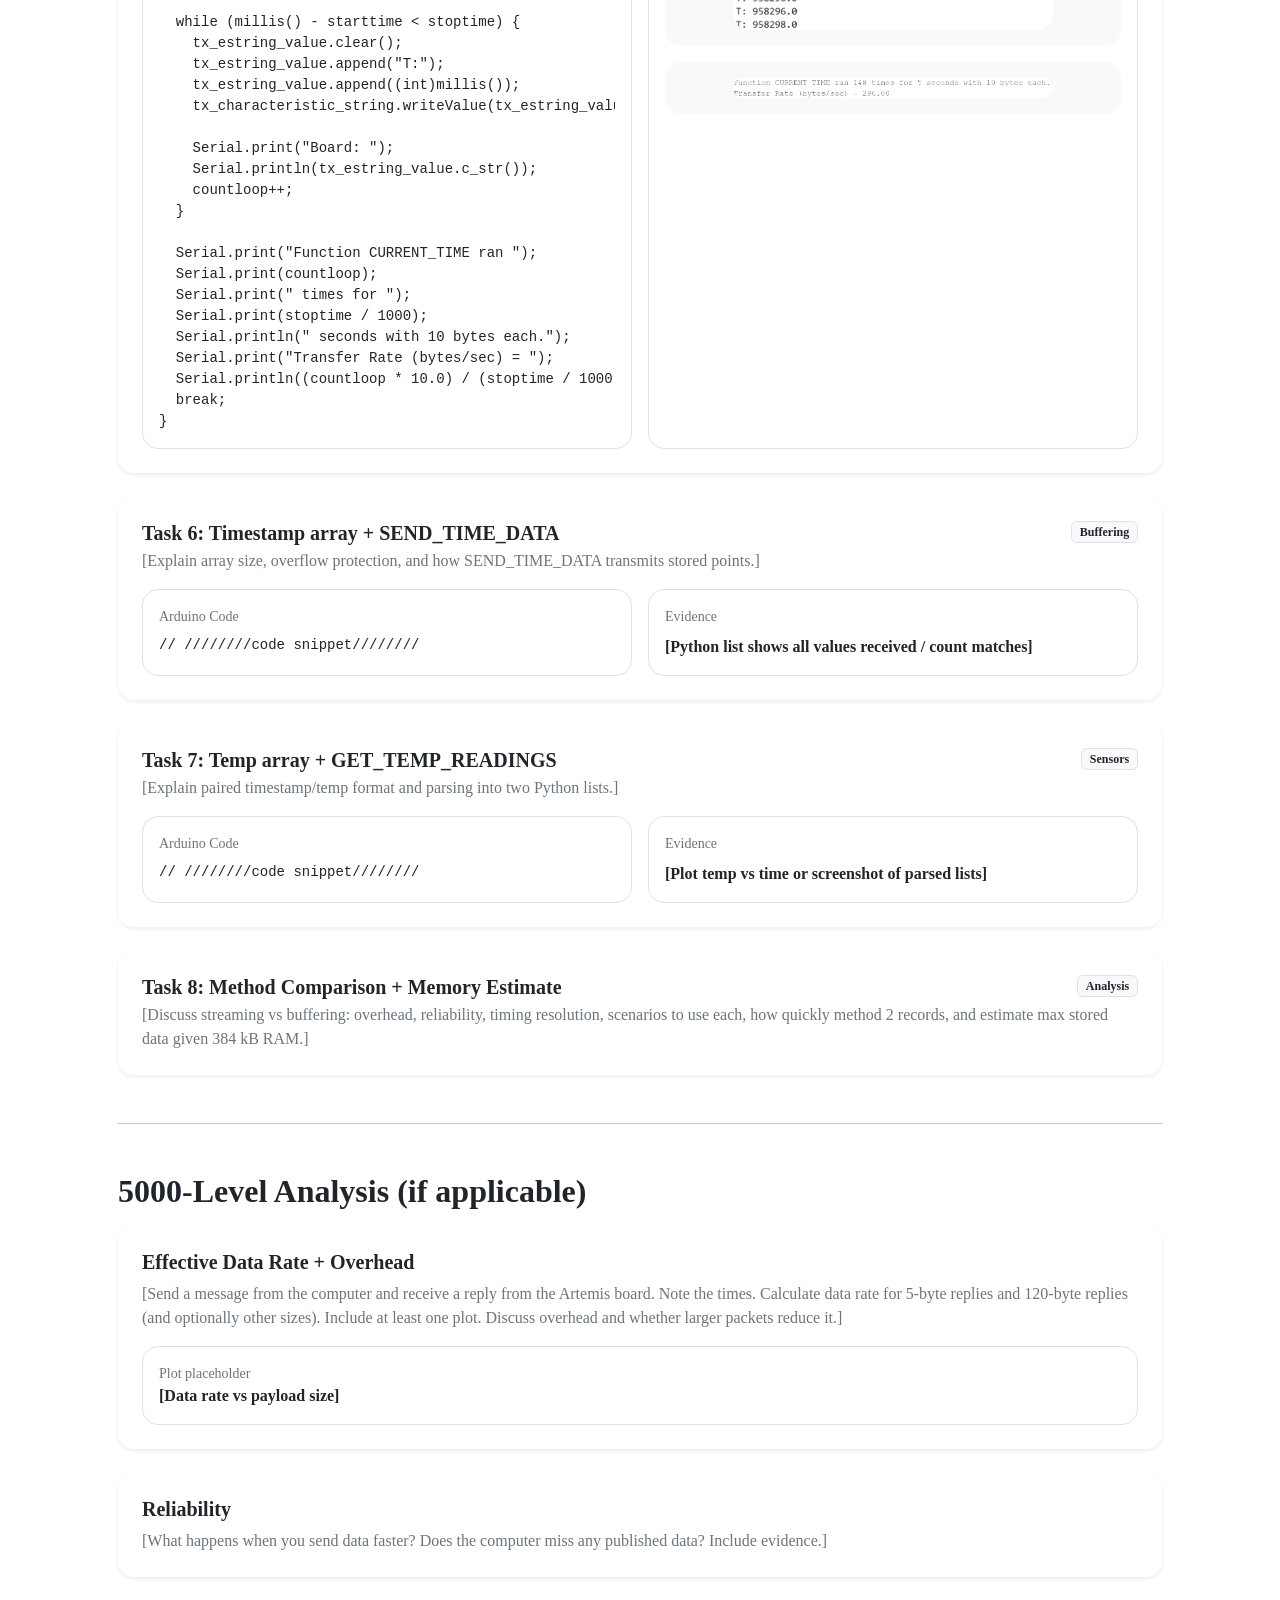
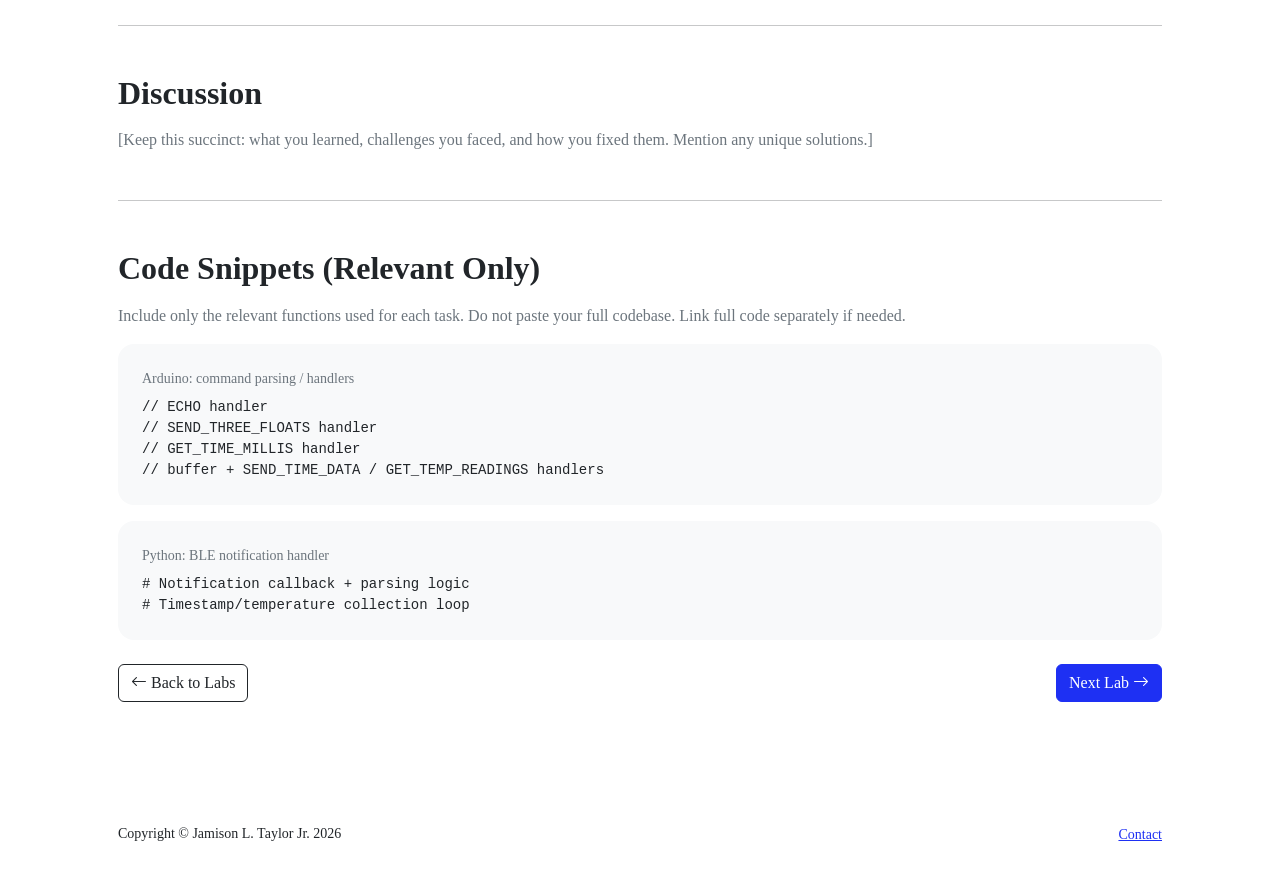
<file: Labs/lab01.html>
<!DOCTYPE html>
<html lang="en">
  <head>
    <meta charset="utf-8" />
    <meta name="viewport" content="width=device-width, initial-scale=1, shrink-to-fit=no" />
    <meta name="description" content="MAE 5190 Fast Robots - Lab 1" />
    <meta name="author" content="Jamison L. Taylor Jr." />
    <title>Lab 1 | MAE 5190 Fast Robots</title>

    <link rel="icon" type="image/x-icon" href="../assets/favicon.ico" />
    <link href="https://cdn.jsdelivr.net/npm/bootstrap-icons@1.11.3/font/bootstrap-icons.css" rel="stylesheet" />
    <link href="../css/styles.css" rel="stylesheet" />
  </head>

  <body class="d-flex flex-column h-100">
    <main class="flex-shrink-0">
      <!-- Navbar -->
      <nav class="navbar navbar-expand-lg navbar-light bg-white py-3">
        <div class="container px-5">
          <a class="navbar-brand" href="../index.html">
            <span class="fw-bolder text-primary">MAE 5190 Fast Robots</span>
          </a>
          <button
            class="navbar-toggler"
            type="button"
            data-bs-toggle="collapse"
            data-bs-target="#navbarSupportedContent"
            aria-controls="navbarSupportedContent"
            aria-expanded="false"
            aria-label="Toggle navigation"
          >
            <span class="navbar-toggler-icon"></span>
          </button>
          <div class="collapse navbar-collapse" id="navbarSupportedContent">
            <ul class="navbar-nav ms-auto mb-2 mb-lg-0 small fw-bolder">
              <li class="nav-item"><a class="nav-link" href="../index.html">Home</a></li>
              <li class="nav-item"><a class="nav-link" href="../index.html#Labs">Labs</a></li>
              <li class="nav-item"><a class="nav-link" href="../index.html#about">About</a></li>
            </ul>
          </div>
        </div>
      </nav>

      <!-- Header -->
      <section class="py-5">
        <div class="container px-5">
          <div class="text-center mb-4">
            <h1 class="fw-bolder">
              Lab 1: <span class="text-gradient">The Artemis board and Bluetooth</span>
            </h1>
          </div>

          <!-- ========================= -->
          <!-- Prelab 1A -->
          <!-- ========================= -->
          <div class="mt-4">
            <h4 class="fw-bolder mb-2">Prelab 1A: Hook Up Artemis Board</h4>

            <p class="text-muted mb-3">
              Before starting the BLE portion, I verified that my Artemis could reliably upload code, print to Serial,
              and read onboard sensors using the built-in example sketches.
            </p>

            <div class="card border-0 shadow-sm rounded-4 mb-3">
              <div class="card-body p-4">
                <h5 class="fw-bolder mb-2">1) Connect + Select Board/Port</h5>
                <ul class="text-muted mb-3">
                  <li>Connected the Artemis to my computer via USB and confirmed a stable physical connection.</li>
                  <li>
                    In Arduino IDE, selected <span class="fw-semibold">Board: RedBoard Artemis Nano</span> and the correct
                    <span class="fw-semibold">Port</span>.
                  </li>
                  <li>At “Basic Examples” I did multiple board checks to confirm the board works as expected.</li>
                </ul>

                <div class="bg-light rounded-4 p-3">
                  <img
                    src="../assets/prelab1/prelab1.png"
                    alt="Arduino board and port selection"
                    class="img-fluid rounded-4 d-block mx-auto"
                    style="max-width: 320px;"
                  />
                </div>
              </div>
            </div>

            <div class="card border-0 shadow-sm rounded-4 mb-3">
              <div class="card-body p-4">
                <h5 class="fw-bolder mb-2">2) Basic Examples</h5>

                <div class="row g-3">
                  <!-- Blink -->
                  <div class="col-md-6">
                    <div class="border rounded-4 p-3 h-100">
                      <div class="fw-semibold">Blink</div>
                      <div class="text-muted small">File → Examples → 01.Basics → Blink</div>
                      <div class="text-muted small mt-2">
                        The first check was running Blink. I made the board LED blink on and off at set intervals.
                      </div>
                      <div class="bg-light rounded-4 p-3 mt-3">
                        <video class="w-100 rounded-4 shadow-sm d-block mx-auto" style="max-width: 320px;" controls>
                          <source src="../assets/prelab1/prelab2.MOV" type="video/quicktime" />
                          Your browser does not support the video tag.
                        </video>
                      </div>
                    </div>
                  </div>

                  <!-- Serial -->
                  <div class="col-md-6">
                    <div class="border rounded-4 p-3 h-100">
                      <div class="fw-semibold">Serial Example</div>
                      <div class="text-muted small">File → Examples → Apollo3 → Example4_Serial</div>
                      <div class="text-muted small mt-2">
                        The Serial example printed to the Serial Monitor correctly. I also typed characters into the Serial Monitor and
                        confirmed they were echoed back.
                      </div>
                      <div class="bg-light rounded-4 p-3 mt-3">
                        <img
                          src="../assets/prelab1/prelab3.png"
                          alt="Serial monitor input/output"
                          class="img-fluid rounded-4 d-block mx-auto"
                          style="max-width: 320px;"
                        />
                      </div>
                    </div>
                  </div>

                  <!-- Temp -->
                  <div class="col-md-6">
                    <div class="border rounded-4 p-3 h-100">
                      <div class="fw-semibold">Temperature Sensor</div>
                      <div class="text-muted small">File → Examples → Apollo3 → Example2_analogRead</div>
                      <div class="text-muted small mt-2">
                        I tested the temperature sensor readings. Even though the sensor isn’t super sensitive, I used my finger as a heat source
                        and saw a noticeable change in the readings over time.
                      </div>
                      <div class="bg-light rounded-4 p-3 mt-3">
                        <img
                          src="../assets/prelab1/prelab4.png"
                          alt="Temperature readings changing over time"
                          class="img-fluid rounded-4 d-block mx-auto"
                          style="max-width: 320px;"
                        />
                      </div>
                    </div>
                  </div>

                  <!-- Mic -->
                  <div class="col-md-6">
                    <div class="border rounded-4 p-3 h-100">
                      <div class="fw-semibold">Microphone (PDM)</div>
                      <div class="text-muted small">File → Examples → PDM → Example1_MicrophoneOutput</div>
                      <div class="text-muted small mt-2">
                        I tested the onboard microphone by speaking near it and observing the measured frequency content change.
                      </div>
                      <div class="bg-light rounded-4 p-3 mt-3">
                        <img
                          src="../assets/prelab1/prelab5.png"
                          alt="Microphone output evidence"
                          class="img-fluid rounded-4 d-block mx-auto"
                          style="max-width: 320px;"
                        />
                      </div>
                    </div>
                  </div>
                </div><!-- /row -->
              </div>
            </div>

            <!-- 5000-level inside proper layout -->
            <div class="card border-0 shadow-sm rounded-4 mb-3">
              <div class="card-body p-4">
                <h5 class="fw-bolder mb-2">For 5000-Level Students: Musical Note Tuner</h5>
                <div class="text-muted small mb-3">
                  I combined the microphone output with Serial printing to detect musical notes. I looked up the frequencies for C, E, and G
                  (6th octave) and played each note to see if the board detected them correctly. It detected each note without major issues.
                </div>
                <div class="bg-light rounded-4 p-3">
                  <video class="w-100 rounded-4 shadow-sm d-block mx-auto" style="max-width: 320px;" controls>
                    <source src="../assets/prelab1/prelab6.mp4" type="video/mp4" />
                    Your browser does not support the video tag.
                  </video>
                </div>
              </div>
            </div>
          </div><!-- /Prelab 1A -->

          <!-- ========================= -->
          <!-- Prelab 1B -->
          <!-- ========================= -->
          <div class="mt-5">
            <h4 class="fw-bolder mb-2">Prelab 1B: Preparing my Computer</h4>

            <p class="text-muted mb-3">
              Lab 1B focuses on establishing Bluetooth communication between my computer and the Artemis board.
              Using Python commands sent from a Jupyter notebook, the computer communicates with an Artemis board programmed in Arduino.
              This also sets up a reusable framework for transmitting data from the Artemis back to the computer over Bluetooth.
            </p>

            <div class="card border-0 shadow-sm rounded-4 mb-3">
              <div class="card-body p-4">
                <h5 class="fw-bolder mb-2">1) Jupyter Notebook</h5>
                <p class="text-muted mb-3">
                  Down below is my command prompt showing my FastRobots folder being activated and then opening
                  Jupyter Notebook, to then complete the Lab tasks in the latter sections.
                </p>
                <div class="bg-light rounded-4 p-3">
                  <img
                    src="../assets/prelab1/prelab7.png"
                    alt="Command prompt and Jupyter launch"
                    class="img-fluid rounded-4 d-block mx-auto"
                    style="max-width: 320px;"
                  />
                </div>
              </div>
            </div>
          </div><!-- /Prelab 1B -->

          <!-- ========================= -->
          <!-- Lab Tasks -->
          <!-- ========================= -->
          <section id="labtasks" class="mt-5 mb-5">
            <h2 class="fw-bolder mb-3">Lab Tasks</h2>
            <p class="text-muted">
              For each task below, I included evidence (serial output, Jupyter logs, plots, photos, or videos) to show the system works.
            </p>

            <!-- Task 1 -->
            <div class="card border-0 shadow-sm rounded-4 mb-4">
              <div class="card-body p-4">
                <div class="d-flex justify-content-between align-items-start">
                  <h3 class="h5 fw-bolder mb-1">Task 1: ECHO command (string in → augmented string out)</h3>
                  <span class="badge bg-light text-dark border">BLE</span>
                </div>

                <p class="text-muted mb-3">
                  For this task I updated the ECHO command to the Arduino code that takes in a string value from the python code over BLE.
                  In the python code I called ECHO using send_command and sent it a string value ("Wazzaaap!!").
                  The Arduino board then printed out a message using this string value to the Serial Monitor saying "Robot: Wazzaaap!!.".
                </p>

                <div class="row g-3">
                  <div class="col-md-6">
                    <div class="border rounded-4 p-3 h-100">
                      <div class="small text-muted mb-2">Relevant Code Snippet</div>
                      <pre class="mb-0"><code>case ECHO:
  char char_arr[MAX_MSG_SIZE];

  success = robot_cmd.get_next_value(char_arr);
  if (!success) return;

  Serial.print("Robot: ");
  Serial.print(char_arr);
  Serial.println(".");
break;</code></pre>
                    </div>
                  </div>

                  <div class="col-md-6">
                    <div class="border rounded-4 p-3 h-100">
                      <div class="small text-muted mb-2">Evidence</div>
                      <img
                        src="../assets/prelab1/q1.png"
                        alt="ECHO evidence"
                        class="img-fluid rounded-4 d-block mx-auto"
                        style="max-width: 320px;"
                      />
                    </div>
                  </div>
                </div>
              </div>
            </div>

            <!-- Task 2 -->
            <div class="card border-0 shadow-sm rounded-4 mb-4">
              <div class="card-body p-4">
                <div class="d-flex justify-content-between align-items-start">
                  <h3 class="h5 fw-bolder mb-1">Task 2: SEND_THREE_FLOATS</h3>
                  <span class="badge bg-light text-dark border">BLE</span>
                </div>

                <p class="text-muted mb-3">
                  For this task I added/updated a command (SEND_THREE_FLOATS) to the Arduino code that takes in three float values
                  from the python code over BLE. In the python code I called SEND_THREE_FLOATS using send_command and sent it three float values (1.0,2.0,3.0).
                  The Arduino board then printed out a message using these three float values to the Serial Monitor.
                </p>

                <div class="row g-3">
                  <div class="col-md-6">
                    <div class="border rounded-4 p-3 h-100">
                      <div class="small text-muted mb-2">Relevant Code Snippet</div>
                      <pre class="mb-0"><code>case SEND_THREE_FLOATS:
  float flo_a, flo_b, flo_c;

  success = robot_cmd.get_next_value(flo_a);
  if (!success) return;

  success = robot_cmd.get_next_value(flo_b);
  if (!success) return;

  success = robot_cmd.get_next_value(flo_c);
  if (!success) return;

  Serial.print("Don't play with me! I'm not the '");
  Serial.print(flo_a);
  Serial.print("', or the '");
  Serial.print(flo_b);
  Serial.print("', or the '");
  Serial.print(flo_c);
  Serial.println(". Today is not that day!");
break;</code></pre>
                    </div>
                  </div>

                  <div class="col-md-6">
                    <div class="border rounded-4 p-3 h-100">
                      <div class="small text-muted mb-2">Evidence</div>

                      <div class="bg-light rounded-4 p-3 mb-3">
                        <img
                          src="../assets/prelab1/q11.png"
                          alt="SEND_THREE_FLOATS evidence 1"
                          class="img-fluid rounded-4 d-block mx-auto"
                          style="max-width: 320px;"
                        />
                      </div>

                      <div class="bg-light rounded-4 p-3">
                        <img
                          src="../assets/prelab1/q12.png"
                          alt="SEND_THREE_FLOATS evidence 2"
                          class="img-fluid rounded-4 d-block mx-auto"
                          style="max-width: 320px;"
                        />
                      </div>
                    </div>
                  </div>
                </div>
              </div>
            </div>

            <!-- Task 3 -->
            <div class="card border-0 shadow-sm rounded-4 mb-4">
              <div class="card-body p-4">
                <div class="d-flex justify-content-between align-items-start">
                  <h3 class="h5 fw-bolder mb-1">Task 3: GET_TIME_MILLIS</h3>
                  <span class="badge bg-light text-dark border">BLE</span>
                </div>

                <p class="text-muted mb-3">
                  For this task I added a new command (GET_TIME_MILLIS) to the Arduino code that sends the current time in milliseconds over BLE.
                  In the python code I called GET_TIME_MILLIS and pulled it from the robot to print it out and get the time in milliseconds.
                </p>

                <div class="row g-3">
                  <div class="col-md-6">
                    <div class="border rounded-4 p-3 h-100">
                      <div class="small text-muted mb-2">Relevant Code Snippet</div>
                      <pre class="mb-0"><code>case GET_TIME_MILLIS:
  tx_estring_value.clear();
  tx_estring_value.append("T:");
  tx_estring_value.append((int)millis());
  tx_characteristic_string.writeValue(tx_estring_value.c_str());

  Serial.println(tx_estring_value.c_str());
break;</code></pre>
                    </div>
                  </div>

                  <div class="col-md-6">
                    <div class="border rounded-4 p-3 h-100">
                      <div class="small text-muted mb-2">Board return and Jupyter command</div>
                      <img
                        src="../assets/prelab1/q3.png"
                        alt="GET_TIME_MILLIS evidence"
                        class="img-fluid rounded-4 d-block mx-auto"
                        style="max-width: 320px;"
                      />
                    </div>
                  </div>
                </div>
              </div>
            </div>

            <!-- Task 4 -->
            <div class="card border-0 shadow-sm rounded-4 mb-4">
              <div class="card-body p-4">
                <div class="d-flex justify-content-between align-items-start">
                  <h3 class="h5 fw-bolder mb-1">Task 4: Python notification handler</h3>
                </div>

                <p class="text-muted mb-3">
                  Here I set up a notification handler in Python to receive and process the time data sent from the Arduino board.
                  The callback function notif_handler is defined to handle incoming notifications. When the Arduino sends the current time in milliseconds,
                  this function is triggered. It decodes the incoming byte data to a string, and extracts the time.
                </p>

                <div class="bg-light rounded-4 p-3">
                  <div class="small text-muted mb-2">Python Code</div>
                  <img
                    src="../assets/prelab1/q4.png"
                    alt="Python notification handler code screenshot"
                    class="img-fluid rounded-4 d-block mx-auto"
                    style="max-width: 320px;"
                  />
                </div>
              </div>
            </div>

            <!-- Task 5 -->
            <div class="card border-0 shadow-sm rounded-4 mb-4">
              <div class="card-body p-4">
                <div class="d-flex justify-content-between align-items-start">
                  <h3 class="h5 fw-bolder mb-1">Task 5: Transfer Rate</h3>
                </div>

                <p class="text-muted mb-3">
                  Here I needed to add a new command (CURRENT_TIME) to the Arduino code that continuously sends the current time in milliseconds
                  for 5 seconds without using recieve_string. In the new command I added a while loop, and used the millis() funciton to capture
                  its start time, and make the while loop run for an extra 5000 milliseconds and added a countloop vairable to count
                  how many times the while loop ran.
                  <br /><br />
                  Now outside of the while loop, I printed the number of loops ran, the total seconds it ran for, the amount of data sent each loop,
                  and calculated the transfer rate in bytes/second. Transfer Rate: 296 bytes/second.
                  <br /><br />
                  To display this on my comupter I called the notif_handler function, which then called the CURRENT_TIME
                  command to print the changing time on my computer (Jupyter Notebook).
                </p>

                <div class="row g-3">
                  <div class="col-md-6">
                    <div class="border rounded-4 p-3 h-100">
                      <div class="small text-muted mb-2">Arduino Code</div>
                      <pre class="mb-0"><code>case CURRENT_TIME: {
  unsigned long starttime = millis();
  unsigned long countloop = 0;
  const unsigned long stoptime = 5000;

  while (millis() - starttime < stoptime) {
    tx_estring_value.clear();
    tx_estring_value.append("T:");
    tx_estring_value.append((int)millis());
    tx_characteristic_string.writeValue(tx_estring_value.c_str());

    Serial.print("Board: ");
    Serial.println(tx_estring_value.c_str());
    countloop++;
  }

  Serial.print("Function CURRENT_TIME ran ");
  Serial.print(countloop);
  Serial.print(" times for ");
  Serial.print(stoptime / 1000);
  Serial.println(" seconds with 10 bytes each.");
  Serial.print("Transfer Rate (bytes/sec) = ");
  Serial.println((countloop * 10.0) / (stoptime / 1000.0));
  break;
}</code></pre>
                    </div>
                  </div>

                  <div class="col-md-6">
                    <div class="border rounded-4 p-3 h-100">
                      <div class="small text-muted mb-2">Evidence</div>

                      <div class="bg-light rounded-4 p-3 mb-3">
                        <img
                          src="../assets/prelab1/q5.png"
                          alt="Transfer rate evidence 1"
                          class="img-fluid rounded-4 d-block mx-auto"
                          style="max-width: 320px;"
                        />
                      </div>

                      <div class="bg-light rounded-4 p-3">
                        <img
                          src="../assets/prelab1/q51.png"
                          alt="Transfer rate evidence 2"
                          class="img-fluid rounded-4 d-block mx-auto"
                          style="max-width: 320px;"
                        />
                      </div>
                    </div>
                  </div>
                </div>
              </div>
            </div>

            <!-- Task 6 -->
            <div class="card border-0 shadow-sm rounded-4 mb-4">
              <div class="card-body p-4">
                <div class="d-flex justify-content-between align-items-start">
                  <h3 class="h5 fw-bolder mb-1">Task 6: Timestamp array + SEND_TIME_DATA</h3>
                  <span class="badge bg-light text-dark border">Buffering</span>
                </div>

                <p class="text-muted mb-3">
                  [Explain array size, overflow protection, and how SEND_TIME_DATA transmits stored points.]
                </p>

                <div class="row g-3">
                  <div class="col-md-6">
                    <div class="border rounded-4 p-3 h-100">
                      <div class="small text-muted mb-2">Arduino Code</div>
                      <pre class="mb-0"><code>// ////////code snippet////////</code></pre>
                    </div>
                  </div>

                  <div class="col-md-6">
                    <div class="border rounded-4 p-3 h-100">
                      <div class="small text-muted mb-2">Evidence</div>
                      <div class="fw-semibold">[Python list shows all values received / count matches]</div>
                    </div>
                  </div>
                </div>
              </div>
            </div>

            <!-- Task 7 -->
            <div class="card border-0 shadow-sm rounded-4 mb-4">
              <div class="card-body p-4">
                <div class="d-flex justify-content-between align-items-start">
                  <h3 class="h5 fw-bolder mb-1">Task 7: Temp array + GET_TEMP_READINGS</h3>
                  <span class="badge bg-light text-dark border">Sensors</span>
                </div>

                <p class="text-muted mb-3">
                  [Explain paired timestamp/temp format and parsing into two Python lists.]
                </p>

                <div class="row g-3">
                  <div class="col-md-6">
                    <div class="border rounded-4 p-3 h-100">
                      <div class="small text-muted mb-2">Arduino Code</div>
                      <pre class="mb-0"><code>// ////////code snippet////////</code></pre>
                    </div>
                  </div>

                  <div class="col-md-6">
                    <div class="border rounded-4 p-3 h-100">
                      <div class="small text-muted mb-2">Evidence</div>
                      <div class="fw-semibold">[Plot temp vs time or screenshot of parsed lists]</div>
                    </div>
                  </div>
                </div>
              </div>
            </div>

            <!-- Task 8 -->
            <div class="card border-0 shadow-sm rounded-4 mb-4">
              <div class="card-body p-4">
                <div class="d-flex justify-content-between align-items-start">
                  <h3 class="h5 fw-bolder mb-1">Task 8: Method Comparison + Memory Estimate</h3>
                  <span class="badge bg-light text-dark border">Analysis</span>
                </div>

                <p class="text-muted mb-0">
                  [Discuss streaming vs buffering: overhead, reliability, timing resolution, scenarios to use each, how quickly method 2 records,
                  and estimate max stored data given 384 kB RAM.]
                </p>
              </div>
            </div>
          </section>

          <hr class="my-5" />

          <!-- 5000-level analysis -->
          <section id="grad5000" class="mb-5">
            <h2 class="fw-bolder mb-3">5000-Level Analysis (if applicable)</h2>

            <div class="card border-0 shadow-sm rounded-4 mb-4">
              <div class="card-body p-4">
                <h3 class="h5 fw-bolder mb-2">Effective Data Rate + Overhead</h3>
                <p class="text-muted">
                  [Send a message from the computer and receive a reply from the Artemis board. Note the times.
                  Calculate data rate for 5-byte replies and 120-byte replies (and optionally other sizes). Include at least one plot.
                  Discuss overhead and whether larger packets reduce it.]
                </p>
                <div class="border rounded-4 p-3">
                  <div class="small text-muted">Plot placeholder</div>
                  <div class="fw-semibold">[Data rate vs payload size]</div>
                </div>
              </div>
            </div>

            <div class="card border-0 shadow-sm rounded-4">
              <div class="card-body p-4">
                <h3 class="h5 fw-bolder mb-2">Reliability</h3>
                <p class="text-muted mb-0">
                  [What happens when you send data faster? Does the computer miss any published data? Include evidence.]
                </p>
              </div>
            </div>
          </section>

          <hr class="my-5" />

          <!-- Discussion -->
          <section id="discussion" class="mb-5">
            <h2 class="fw-bolder mb-3">Discussion</h2>
            <p class="text-muted">
              [Keep this succinct: what you learned, challenges you faced, and how you fixed them. Mention any unique solutions.]
            </p>
          </section>

          <hr class="my-5" />

          <!-- Code Snippets -->
          <section id="codesnips" class="mb-5">
            <h2 class="fw-bolder mb-3">Code Snippets (Relevant Only)</h2>
            <p class="text-muted">
              Include only the relevant functions used for each task. Do not paste your full codebase. Link full code separately if needed.
            </p>

            <div class="bg-light rounded-4 p-4 mb-3">
              <div class="small text-muted mb-2">Arduino: command parsing / handlers</div>
              <pre class="mb-0"><code>// ECHO handler
// SEND_THREE_FLOATS handler
// GET_TIME_MILLIS handler
// buffer + SEND_TIME_DATA / GET_TEMP_READINGS handlers</code></pre>
            </div>

            <div class="bg-light rounded-4 p-4">
              <div class="small text-muted mb-2">Python: BLE notification handler</div>
              <pre class="mb-0"><code># Notification callback + parsing logic
# Timestamp/temperature collection loop</code></pre>
            </div>

            <div class="d-grid gap-2 d-sm-flex justify-content-sm-between mt-4">
              <a class="btn btn-outline-dark" href="../index.html#Labs">
                <i class="bi bi-arrow-left"></i> Back to Labs
              </a>
              <a class="btn btn-primary" href="lab02.html">
                Next Lab <i class="bi bi-arrow-right"></i>
              </a>
            </div>
          </section>
        </div><!-- /container -->
      </section>
    </main>

    <footer class="bg-white py-4 mt-auto">
      <div class="container px-5">
        <div class="row align-items-center justify-content-between flex-column flex-sm-row">
          <div class="col-auto">
            <div class="small m-0">Copyright &copy; Jamison L. Taylor Jr. 2026</div>
          </div>
          <div class="col-auto">
            <a class="small" href="../index.html#about">Contact</a>
          </div>
        </div>
      </div>
    </footer>

    <!-- Bootstrap core JS -->
    <script src="https://cdn.jsdelivr.net/npm/bootstrap@5.3.3/dist/js/bootstrap.bundle.min.js"></script>
  </body>
</html>
</file>
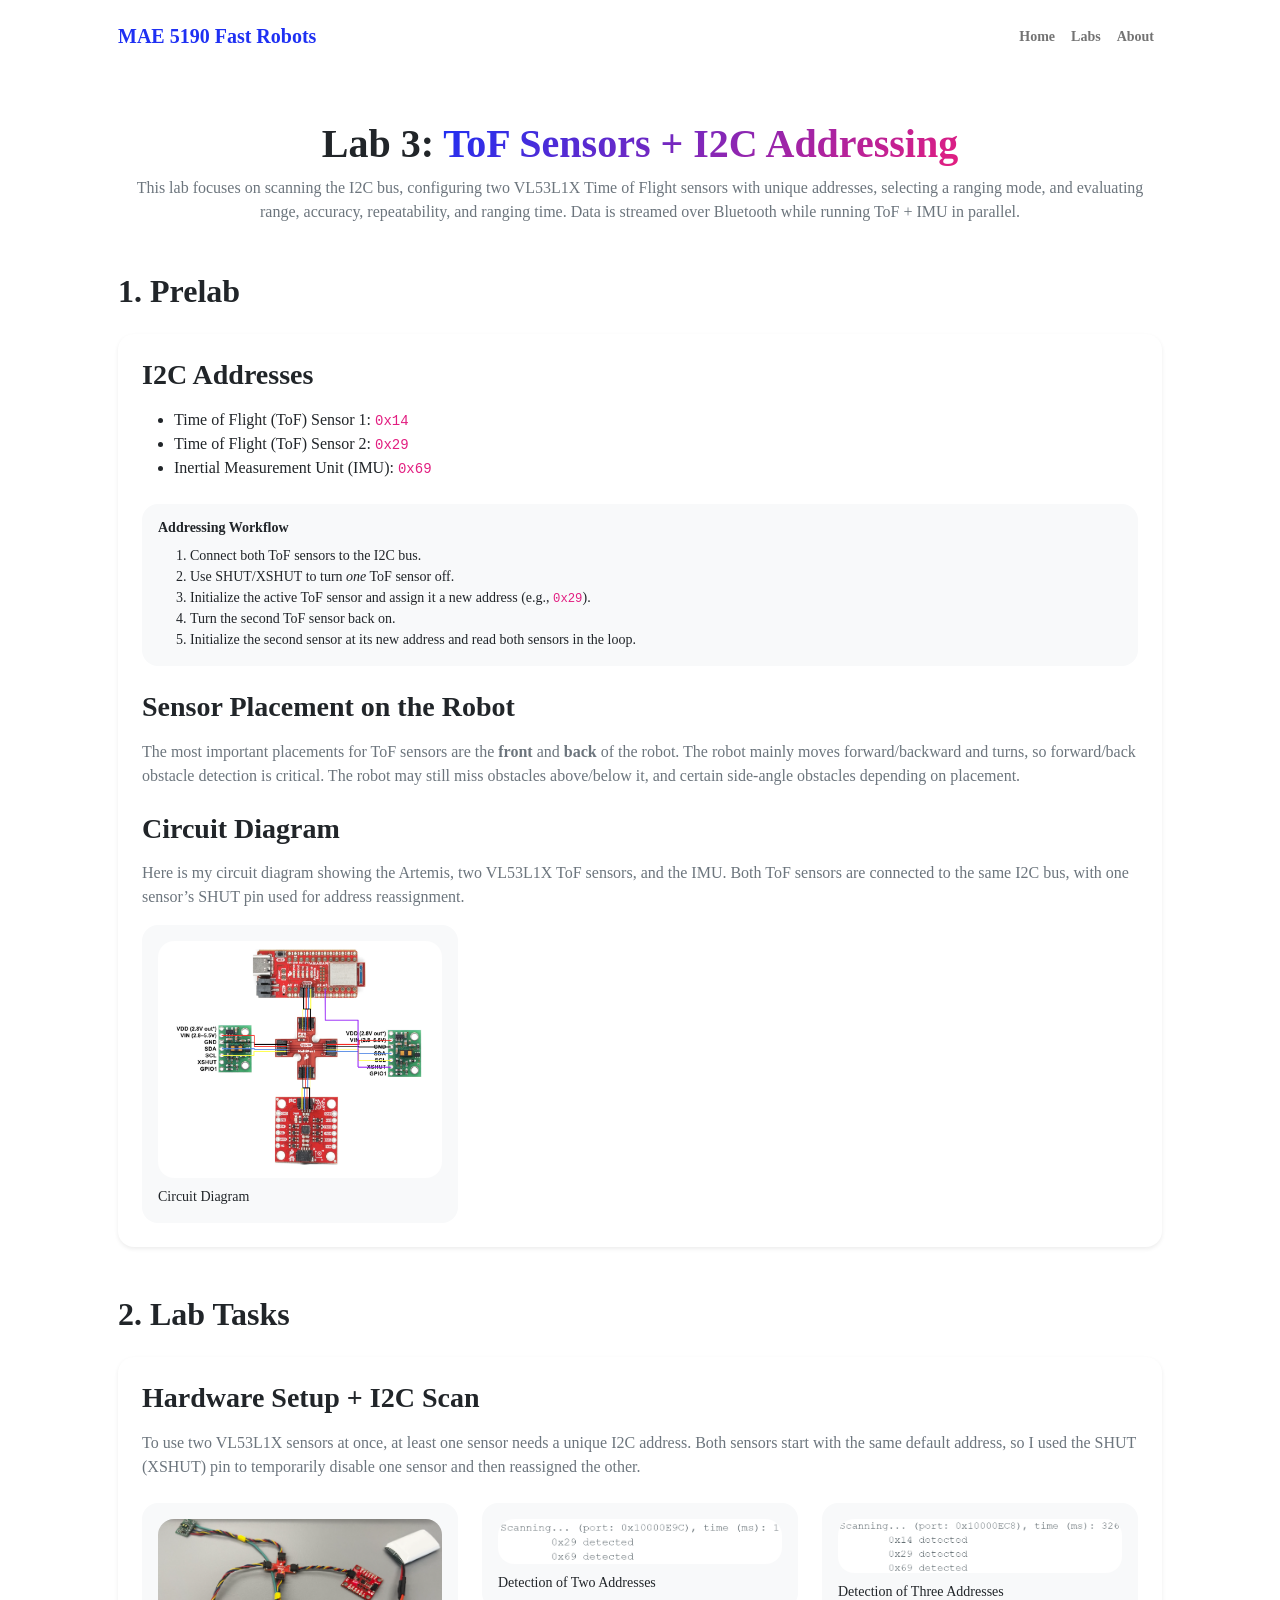
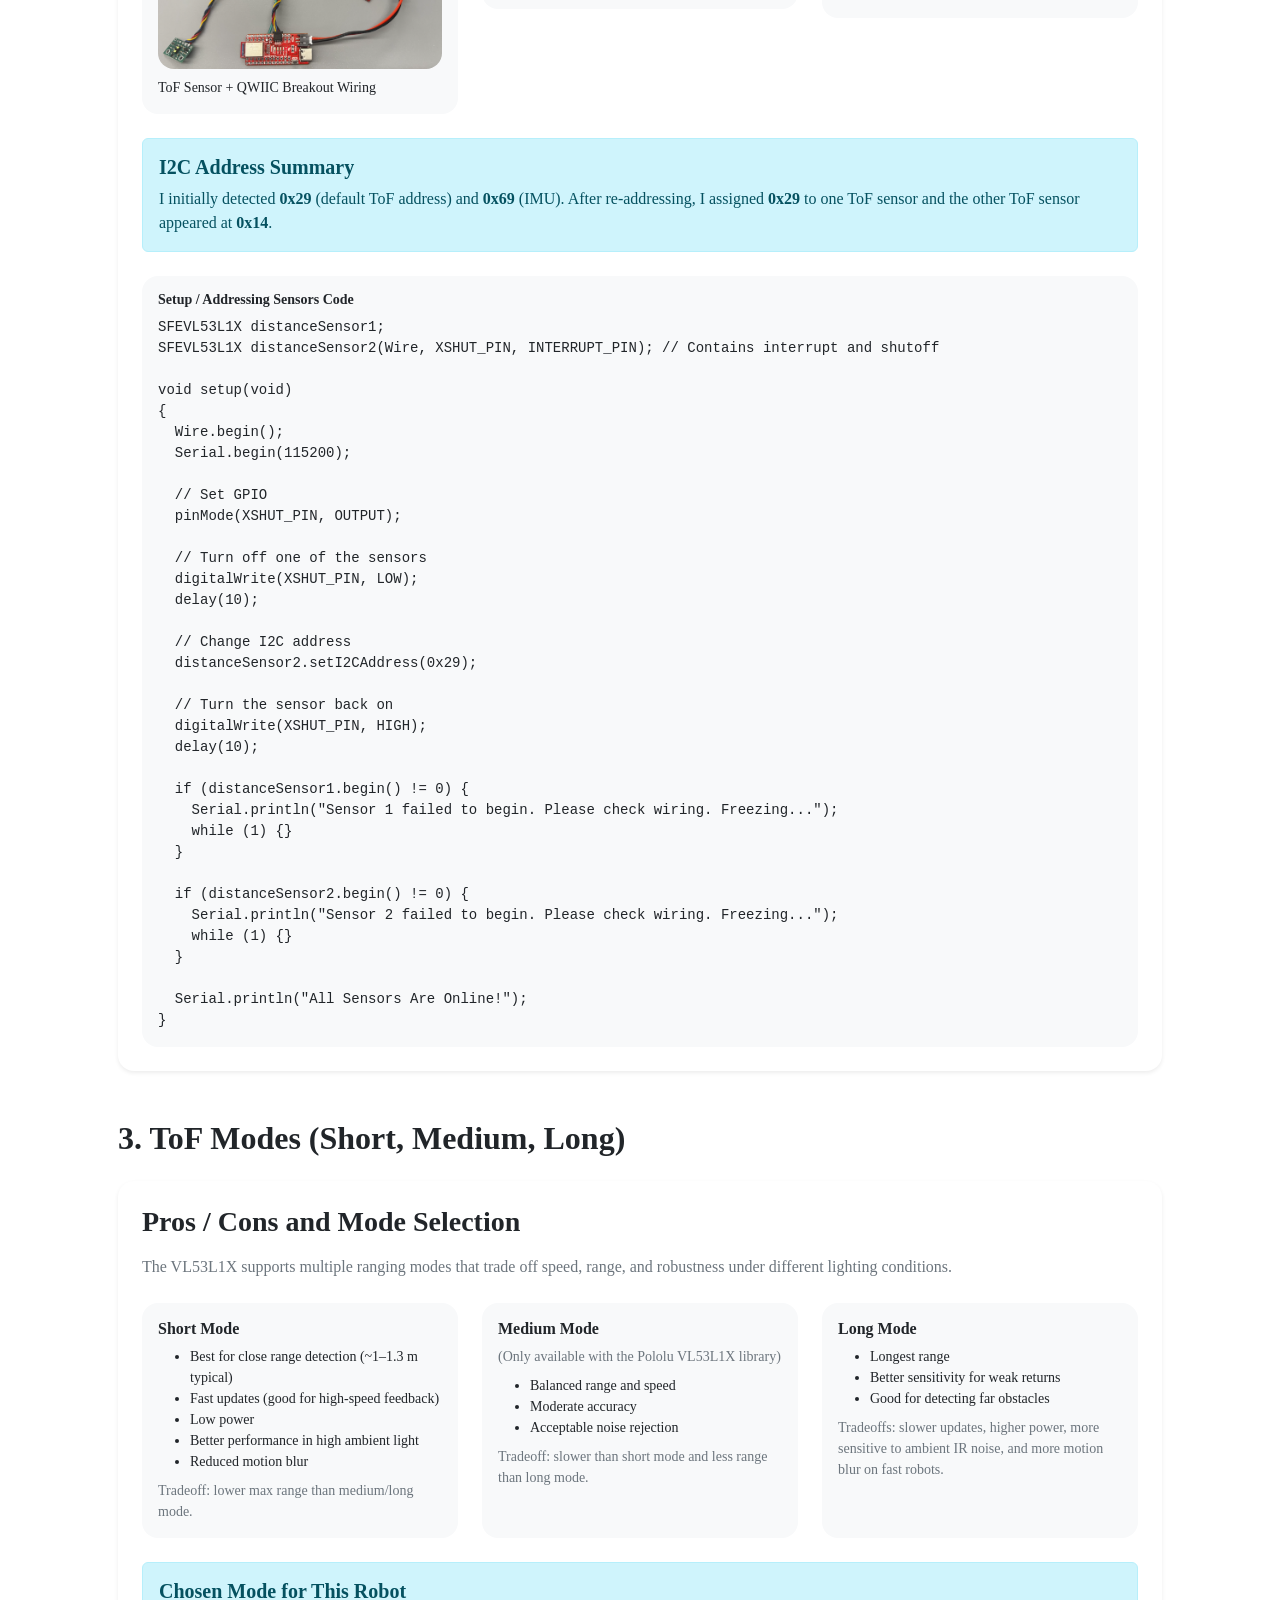
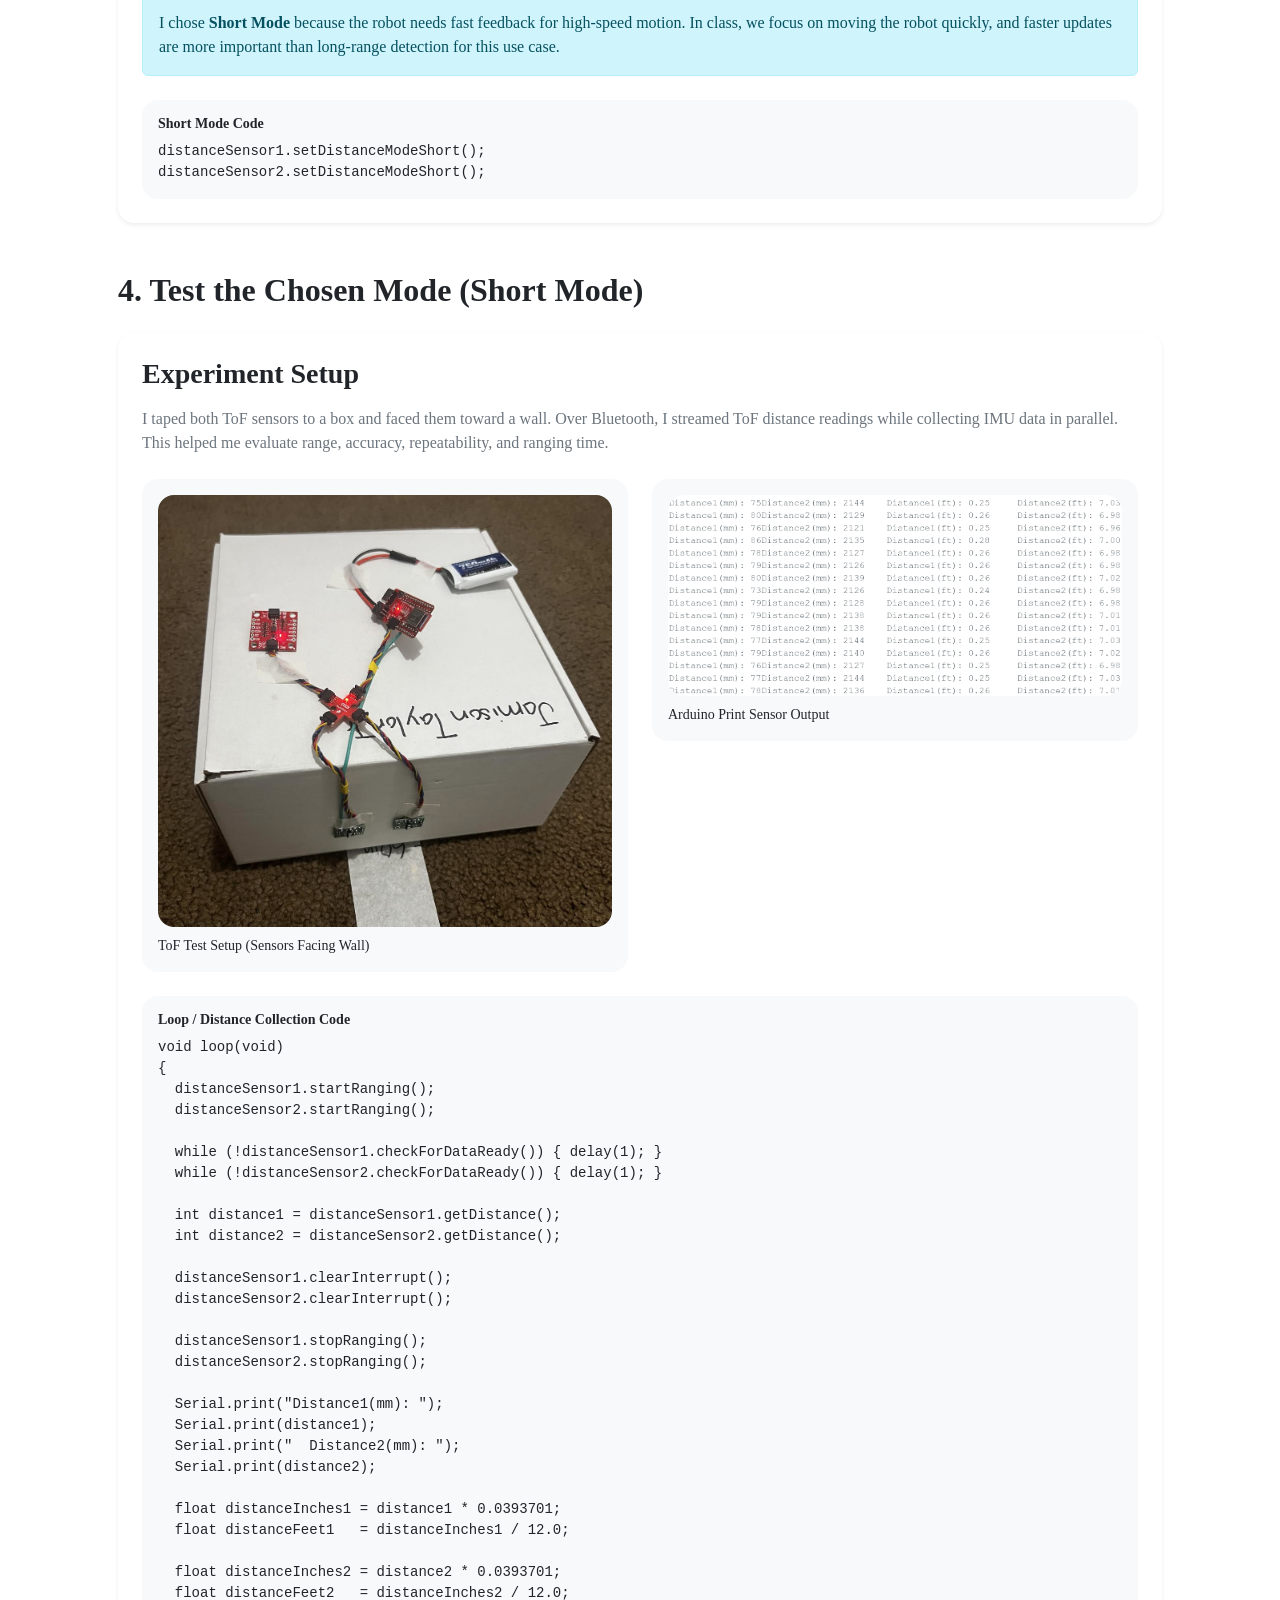
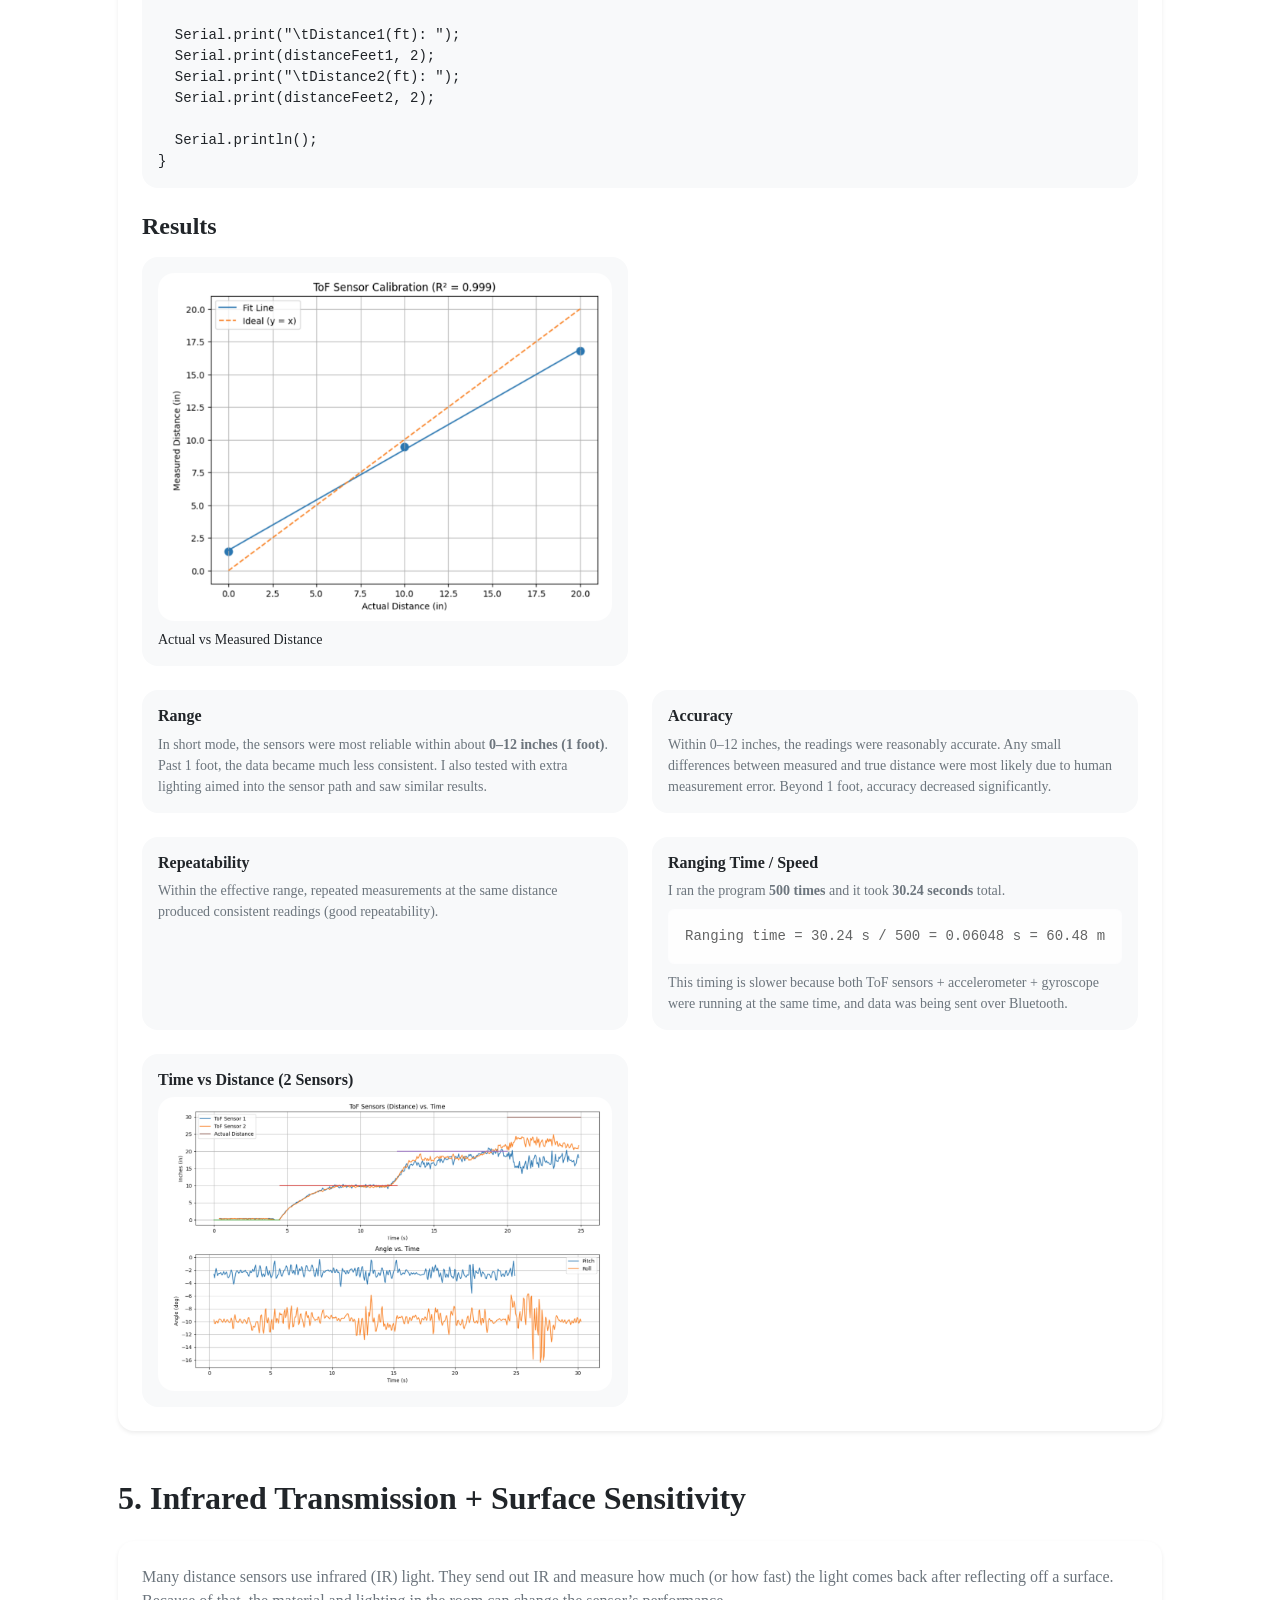
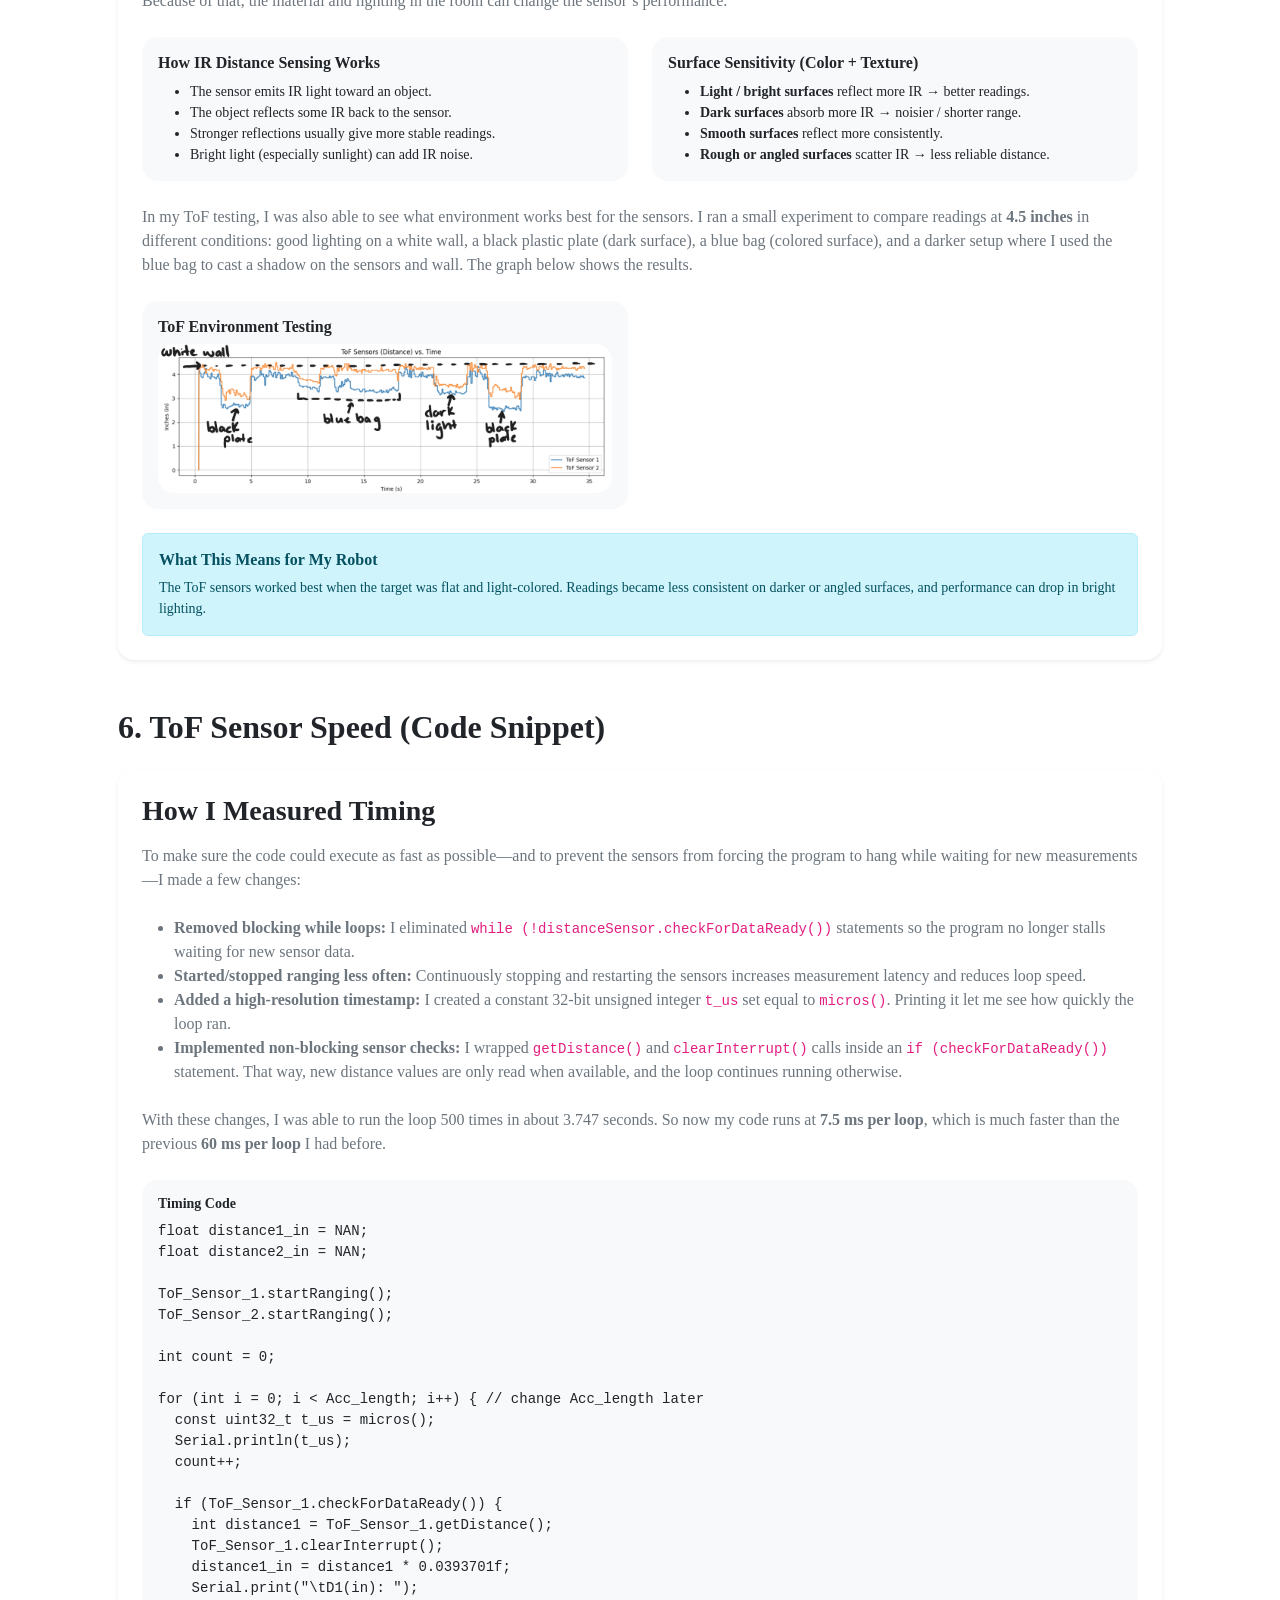
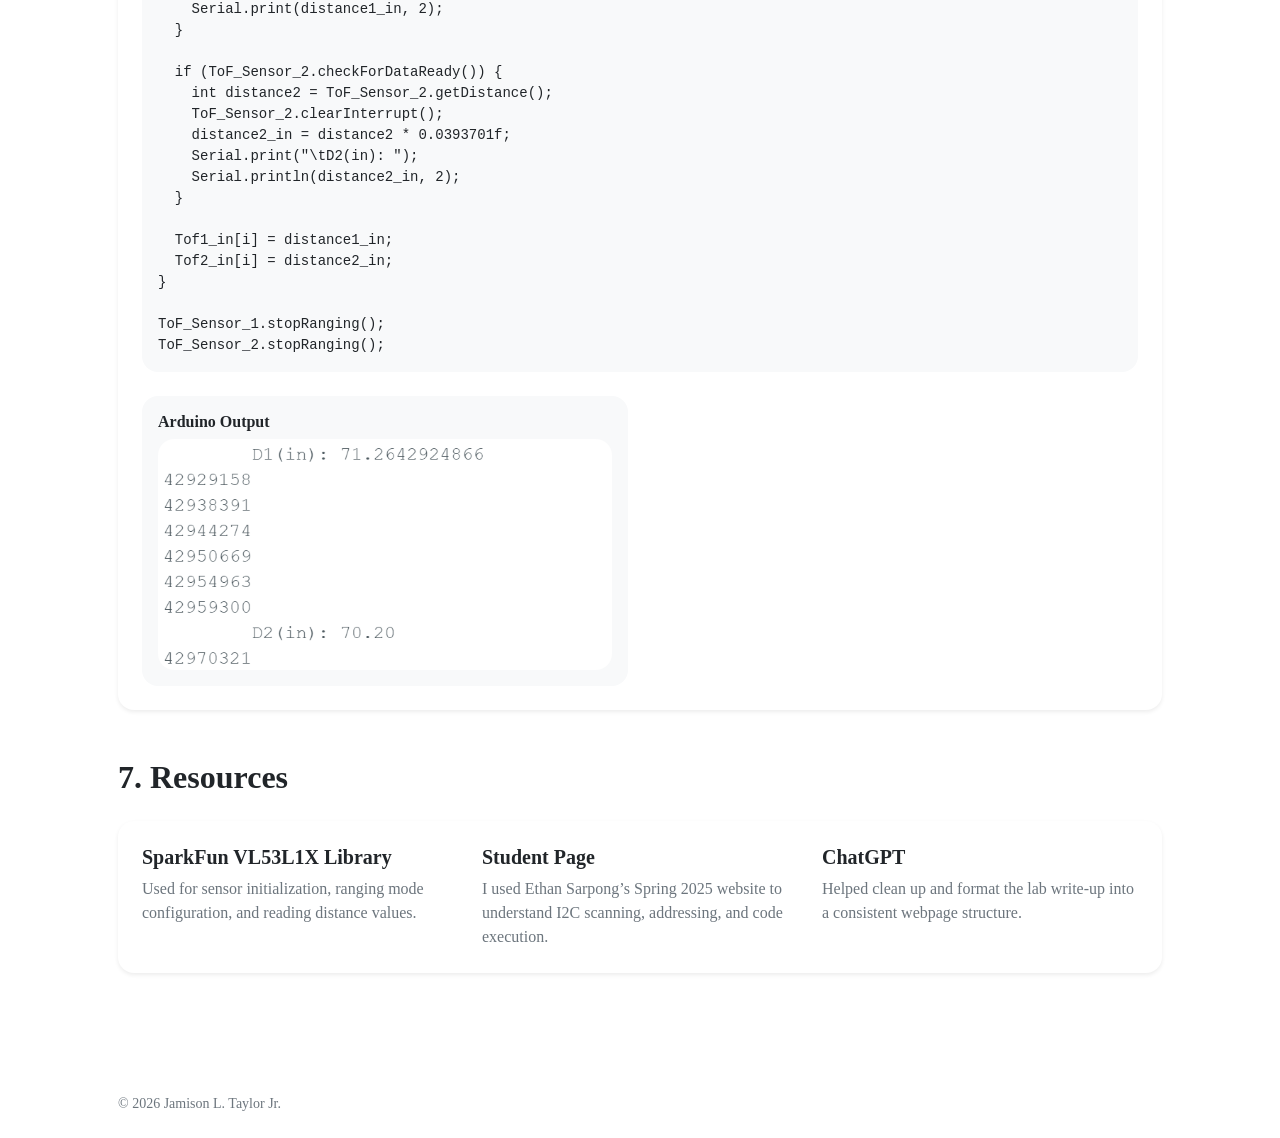
<file: Labs/lab03.html>
<!doctype html>
<html lang="en">
  <head>
    <meta charset="utf-8" />
    <meta name="viewport" content="width=device-width, initial-scale=1, shrink-to-fit=no" />
    <meta name="description" content="MAE 5190 Fast Robots - Lab 3" />
    <meta name="author" content="Jamison L. Taylor Jr." />
    <title>Lab 3 | MAE 5190 Fast Robots</title>

    <link rel="icon" type="image/x-icon" href="../assets/favicon.ico" />
    <link href="https://cdn.jsdelivr.net/npm/bootstrap-icons@1.11.3/font/bootstrap-icons.css" rel="stylesheet" />
    <link href="../css/styles.css" rel="stylesheet" />
  </head>

  <body class="d-flex flex-column h-100">
    <main class="flex-shrink-0">
      <!-- Navigation -->
      <nav class="navbar navbar-expand-lg navbar-light bg-white py-3">
        <div class="container px-5">
          <a class="navbar-brand" href="../index.html">
            <span class="fw-bolder text-primary">MAE 5190 Fast Robots</span>
          </a>

          <button
            class="navbar-toggler"
            type="button"
            data-bs-toggle="collapse"
            data-bs-target="#navbarSupportedContent"
            aria-controls="navbarSupportedContent"
            aria-expanded="false"
            aria-label="Toggle navigation"
          >
            <span class="navbar-toggler-icon"></span>
          </button>

          <div class="collapse navbar-collapse" id="navbarSupportedContent">
            <ul class="navbar-nav ms-auto mb-2 mb-lg-0 small fw-bolder">
              <li class="nav-item"><a class="nav-link" href="../index.html">Home</a></li>
              <li class="nav-item"><a class="nav-link" href="../index.html#labs">Labs</a></li>
              <li class="nav-item"><a class="nav-link" href="../index.html#about">About</a></li>
            </ul>
          </div>
        </div>
      </nav>

      <!-- Header Section -->
      <section class="py-5">
        <div class="container px-5">
          <div class="text-center mb-5">
            <h1 class="fw-bolder">
              Lab 3: <span class="text-gradient">ToF Sensors + I2C Addressing</span>
            </h1>
            <p class="text-muted mb-0">
              This lab focuses on scanning the I2C bus, configuring two VL53L1X Time of Flight sensors with unique
              addresses, selecting a ranging mode, and evaluating range, accuracy, repeatability, and ranging time. Data
              is streamed over Bluetooth while running ToF + IMU in parallel.
            </p>
          </div>

          <!-- 1. Prelab -->
          <section class="mb-5">
            <h2 class="fw-bolder mb-4">1. Prelab</h2>

            <div class="card border-0 shadow-sm rounded-4">
              <div class="card-body p-4">
                <h3 class="fw-bolder mb-3">I2C Addresses</h3>

                <ul class="mb-4">
                  <li>Time of Flight (ToF) Sensor 1: <code>0x14</code></li>
                  <li>Time of Flight (ToF) Sensor 2: <code>0x29</code></li>
                  <li>Inertial Measurement Unit (IMU): <code>0x69</code></li>
                </ul>

                <div class="bg-light rounded-4 p-3 mb-4">
                  <h5 class="small fw-semibold mb-2">Addressing Workflow</h5>
                  <ol class="small mb-0">
                    <li>Connect both ToF sensors to the I2C bus.</li>
                    <li>Use SHUT/XSHUT to turn <em>one</em> ToF sensor off.</li>
                    <li>Initialize the active ToF sensor and assign it a new address (e.g., <code>0x29</code>).</li>
                    <li>Turn the second ToF sensor back on.</li>
                    <li>Initialize the second sensor at its new address and read both sensors in the loop.</li>
                  </ol>
                </div>

                <h3 class="fw-bolder mb-3">Sensor Placement on the Robot</h3>
                <p class="text-muted mb-4">
                  The most important placements for ToF sensors are the <strong>front</strong> and <strong>back</strong>
                  of the robot. The robot mainly moves forward/backward and turns, so forward/back obstacle detection is
                  critical. The robot may still miss obstacles above/below it, and certain side-angle obstacles depending
                  on placement.
                </p>

                <h3 class="fw-bolder mb-3">Circuit Diagram</h3>
                <p class="text-muted mb-3">
                  Here is my circuit diagram showing the Artemis, two VL53L1X ToF sensors, and the IMU. Both ToF sensors
                  are connected to the same I2C bus, with one sensor’s SHUT pin used for address reassignment.
                </p>

                <div class="row g-4">
                  <div class="col-md-6 col-lg-4">
                    <figure class="bg-light rounded-4 p-3 mb-0">
                      <img
                        src="../assets/lab3/circuit_diagram.png"
                        alt="Circuit diagram: Artemis connected to two VL53L1X ToF sensors and an IMU"
                        class="img-fluid rounded-4"
                      />
                      <figcaption class="small mt-2 mb-0">Circuit Diagram</figcaption>
                    </figure>
                  </div>
                </div>
              </div>
            </div>
          </section>

          <!-- 2. Lab Tasks -->
          <section class="mb-5">
            <h2 class="fw-bolder mb-4">2. Lab Tasks</h2>

            <div class="card border-0 shadow-sm rounded-4">
              <div class="card-body p-4">
                <h3 class="fw-bolder mb-3">Hardware Setup + I2C Scan</h3>

                <p class="text-muted mb-4">
                  To use two VL53L1X sensors at once, at least one sensor needs a unique I2C address. Both sensors start
                  with the same default address, so I used the SHUT (XSHUT) pin to temporarily disable one sensor and
                  then reassigned the other.
                </p>

                <div class="row g-4 mb-4">
                  <div class="col-md-6 col-lg-4">
                    <figure class="bg-light rounded-4 p-3 mb-0">
                      <img
                        src="../assets/lab3/connected_board.png"
                        alt="ToF sensors wired through QWIIC breakout to Artemis"
                        class="img-fluid rounded-4"
                      />
                      <figcaption class="small mt-2 mb-0">ToF Sensor + QWIIC Breakout Wiring</figcaption>
                    </figure>
                  </div>

                  <div class="col-md-6 col-lg-4">
                    <figure class="bg-light rounded-4 p-3 mb-0">
                      <img
                        src="../assets/lab3/2detect.png"
                        alt="I2C scan showing two detected device addresses"
                        class="img-fluid rounded-4"
                      />
                      <figcaption class="small mt-2 mb-0">Detection of Two Addresses</figcaption>
                    </figure>
                  </div>

                  <div class="col-md-6 col-lg-4">
                    <figure class="bg-light rounded-4 p-3 mb-0">
                      <img
                        src="../assets/lab3/3detect.png"
                        alt="I2C scan showing three detected device addresses"
                        class="img-fluid rounded-4"
                      />
                      <figcaption class="small mt-2 mb-0">Detection of Three Addresses</figcaption>
                    </figure>
                  </div>
                </div>

                <div class="alert alert-info mb-4">
                  <h5 class="fw-semibold">I2C Address Summary</h5>
                  <p class="mb-0">
                    I initially detected <strong>0x29</strong> (default ToF address) and <strong>0x69</strong> (IMU).
                    After re-addressing, I assigned <strong>0x29</strong> to one ToF sensor and the other ToF sensor
                    appeared at <strong>0x14</strong>.
                  </p>
                </div>

                <div class="bg-light rounded-4 p-3">
                  <h5 class="small fw-semibold mb-2">Setup / Addressing Sensors Code</h5>
                  <pre class="mb-0 small"><code>SFEVL53L1X distanceSensor1;
SFEVL53L1X distanceSensor2(Wire, XSHUT_PIN, INTERRUPT_PIN); // Contains interrupt and shutoff

void setup(void)
{
  Wire.begin();
  Serial.begin(115200);

  // Set GPIO
  pinMode(XSHUT_PIN, OUTPUT);

  // Turn off one of the sensors
  digitalWrite(XSHUT_PIN, LOW);
  delay(10);

  // Change I2C address
  distanceSensor2.setI2CAddress(0x29);

  // Turn the sensor back on
  digitalWrite(XSHUT_PIN, HIGH);
  delay(10);

  if (distanceSensor1.begin() != 0) {
    Serial.println("Sensor 1 failed to begin. Please check wiring. Freezing...");
    while (1) {}
  }

  if (distanceSensor2.begin() != 0) {
    Serial.println("Sensor 2 failed to begin. Please check wiring. Freezing...");
    while (1) {}
  }

  Serial.println("All Sensors Are Online!");
}</code></pre>
                </div>
              </div>
            </div>
          </section>

          <!-- 3. ToF Modes -->
          <section class="mb-5">
            <h2 class="fw-bolder mb-4">3. ToF Modes (Short, Medium, Long)</h2>

            <div class="card border-0 shadow-sm rounded-4">
              <div class="card-body p-4">
                <h3 class="fw-bolder mb-3">Pros / Cons and Mode Selection</h3>

                <p class="text-muted mb-4">
                  The VL53L1X supports multiple ranging modes that trade off speed, range, and robustness under different
                  lighting conditions.
                </p>

                <div class="row g-4 mb-4">
                  <div class="col-lg-4">
                    <div class="bg-light rounded-4 p-3 h-100">
                      <h6 class="fw-semibold mb-2">Short Mode</h6>
                      <ul class="small mb-0">
                        <li>Best for close range detection (~1–1.3 m typical)</li>
                        <li>Fast updates (good for high-speed feedback)</li>
                        <li>Low power</li>
                        <li>Better performance in high ambient light</li>
                        <li>Reduced motion blur</li>
                      </ul>
                      <p class="small text-muted mt-2 mb-0">Tradeoff: lower max range than medium/long mode.</p>
                    </div>
                  </div>

                  <div class="col-lg-4">
                    <div class="bg-light rounded-4 p-3 h-100">
                      <h6 class="fw-semibold mb-2">Medium Mode</h6>
                      <p class="small text-muted mb-2">(Only available with the Pololu VL53L1X library)</p>
                      <ul class="small mb-0">
                        <li>Balanced range and speed</li>
                        <li>Moderate accuracy</li>
                        <li>Acceptable noise rejection</li>
                      </ul>
                      <p class="small text-muted mt-2 mb-0">
                        Tradeoff: slower than short mode and less range than long mode.
                      </p>
                    </div>
                  </div>

                  <div class="col-lg-4">
                    <div class="bg-light rounded-4 p-3 h-100">
                      <h6 class="fw-semibold mb-2">Long Mode</h6>
                      <ul class="small mb-0">
                        <li>Longest range</li>
                        <li>Better sensitivity for weak returns</li>
                        <li>Good for detecting far obstacles</li>
                      </ul>
                      <p class="small text-muted mt-2 mb-0">
                        Tradeoffs: slower updates, higher power, more sensitive to ambient IR noise, and more motion blur
                        on fast robots.
                      </p>
                    </div>
                  </div>
                </div>

                <div class="alert alert-info mb-4">
                  <h5 class="fw-semibold">Chosen Mode for This Robot</h5>
                  <p class="mb-0">
                    I chose <strong>Short Mode</strong> because the robot needs fast feedback for high-speed motion. In
                    class, we focus on moving the robot quickly, and faster updates are more important than long-range
                    detection for this use case.
                  </p>
                </div>

                <div class="bg-light rounded-4 p-3">
                  <h5 class="small fw-semibold mb-2">Short Mode Code</h5>
                  <pre class="mb-0 small"><code>distanceSensor1.setDistanceModeShort();
distanceSensor2.setDistanceModeShort();</code></pre>
                </div>
              </div>
            </div>
          </section>

          <!-- 4. Test Chosen Mode -->
          <section class="mb-5">
            <h2 class="fw-bolder mb-4">4. Test the Chosen Mode (Short Mode)</h2>

            <div class="card border-0 shadow-sm rounded-4">
              <div class="card-body p-4">
                <h3 class="fw-bolder mb-3">Experiment Setup</h3>

                <p class="text-muted mb-4">
                  I taped both ToF sensors to a box and faced them toward a wall. Over Bluetooth, I streamed ToF distance
                  readings while collecting IMU data in parallel. This helped me evaluate range, accuracy,
                  repeatability, and ranging time.
                </p>

                <div class="row g-4 mb-4">
                  <div class="col-lg-6">
                    <figure class="bg-light rounded-4 p-3 mb-0">
                      <img
                        src="../assets/lab3/test-setup1.png"
                        alt="ToF test setup facing a wall"
                        class="img-fluid rounded-4"
                      />
                      <figcaption class="small mt-2 mb-0">ToF Test Setup (Sensors Facing Wall)</figcaption>
                    </figure>
                  </div>

                  <div class="col-lg-6">
                    <figure class="bg-light rounded-4 p-3 mb-0">
                      <img
                        src="../assets/lab3/arduino_output.png"
                        alt="Arduino serial output of ToF readings"
                        class="img-fluid rounded-4"
                      />
                      <figcaption class="small mt-2 mb-0">Arduino Print Sensor Output</figcaption>
                    </figure>
                  </div>
                </div>

                <div class="bg-light rounded-4 p-3 mb-4">
                  <h5 class="small fw-semibold mb-2">Loop / Distance Collection Code</h5>
                  <pre class="mb-0 small"><code>void loop(void)
{
  distanceSensor1.startRanging();
  distanceSensor2.startRanging();

  while (!distanceSensor1.checkForDataReady()) { delay(1); }
  while (!distanceSensor2.checkForDataReady()) { delay(1); }

  int distance1 = distanceSensor1.getDistance();
  int distance2 = distanceSensor2.getDistance();

  distanceSensor1.clearInterrupt();
  distanceSensor2.clearInterrupt();

  distanceSensor1.stopRanging();
  distanceSensor2.stopRanging();

  Serial.print("Distance1(mm): ");
  Serial.print(distance1);
  Serial.print("  Distance2(mm): ");
  Serial.print(distance2);

  float distanceInches1 = distance1 * 0.0393701;
  float distanceFeet1   = distanceInches1 / 12.0;

  float distanceInches2 = distance2 * 0.0393701;
  float distanceFeet2   = distanceInches2 / 12.0;

  Serial.print("\tDistance1(ft): ");
  Serial.print(distanceFeet1, 2);
  Serial.print("\tDistance2(ft): ");
  Serial.print(distanceFeet2, 2);

  Serial.println();
}</code></pre>
                </div>

                <h4 class="fw-bolder mb-3">Results</h4>

                <div class="row g-4 mb-4">
                  <div class="col-lg-6">
                    <figure class="bg-light rounded-4 p-3 mb-0">
                      <img
                        src="../assets/lab3/actual_vs_measured.png"
                        alt="Plot of actual distance vs measured ToF distance"
                        class="img-fluid rounded-4"
                      />
                      <figcaption class="small mt-2 mb-0">Actual vs Measured Distance</figcaption>
                    </figure>
                  </div>
                </div>

                <div class="row g-4 mb-4">
                  <div class="col-lg-6">
                    <div class="bg-light rounded-4 p-3 h-100">
                      <h6 class="fw-semibold mb-2">Range</h6>
                      <p class="small text-muted mb-0">
                        In short mode, the sensors were most reliable within about <strong>0–12 inches (1 foot)</strong>.
                        Past 1 foot, the data became much less consistent. I also tested with extra lighting aimed into
                        the sensor path and saw similar results.
                      </p>
                    </div>
                  </div>

                  <div class="col-lg-6">
                    <div class="bg-light rounded-4 p-3 h-100">
                      <h6 class="fw-semibold mb-2">Accuracy</h6>
                      <p class="small text-muted mb-0">
                        Within 0–12 inches, the readings were reasonably accurate. Any small differences between measured
                        and true distance were most likely due to human measurement error. Beyond 1 foot, accuracy
                        decreased significantly.
                      </p>
                    </div>
                  </div>

                  <div class="col-lg-6">
                    <div class="bg-light rounded-4 p-3 h-100">
                      <h6 class="fw-semibold mb-2">Repeatability</h6>
                      <p class="small text-muted mb-0">
                        Within the effective range, repeated measurements at the same distance produced consistent
                        readings (good repeatability).
                      </p>
                    </div>
                  </div>

                  <div class="col-lg-6">
                    <div class="bg-light rounded-4 p-3 h-100">
                      <h6 class="fw-semibold mb-2">Ranging Time / Speed</h6>
                      <p class="small text-muted mb-2">
                        I ran the program <strong>500 times</strong> and it took <strong>30.24 seconds</strong> total.
                      </p>
                      <div class="alert alert-light mb-0">
                        <pre class="mb-0 small">Ranging time = 30.24 s / 500 = 0.06048 s = 60.48 ms</pre>
                      </div>
                      <p class="small text-muted mt-2 mb-0">
                        This timing is slower because both ToF sensors + accelerometer + gyroscope were running at the
                        same time, and data was being sent over Bluetooth.
                      </p>
                    </div>
                  </div>
                </div>

                <div class="row g-4">
                  <div class="col-lg-6">
                    <figure class="bg-light rounded-4 p-3 mb-0">
                      <h6 class="fw-semibold mb-2">Time vs Distance (2 Sensors)</h6>
                      <img
                        src="../assets/lab3/tof_angle_vs_time.png"
                        alt="Time vs distance plot for two ToF sensors"
                        class="img-fluid rounded-4"
                      />
                    </figure>
                  </div>
                </div>
              </div>
            </div>
          </section>

          <!-- 5. Infrared Transmission + Surface Sensitivity -->
          <section class="mb-5">
            <h2 class="fw-bolder mb-4">5. Infrared Transmission + Surface Sensitivity</h2>

            <div class="card border-0 shadow-sm rounded-4">
              <div class="card-body p-4">
                <p class="text-muted mb-4">
                  Many distance sensors use infrared (IR) light. They send out IR and measure how much (or how fast) the
                  light comes back after reflecting off a surface. Because of that, the material and lighting in the
                  room can change the sensor’s performance.
                </p>

                <div class="row g-4 mb-4">
                  <div class="col-lg-6">
                    <div class="bg-light rounded-4 p-3 h-100">
                      <h6 class="fw-semibold mb-2">How IR Distance Sensing Works</h6>
                      <ul class="small mb-0">
                        <li>The sensor emits IR light toward an object.</li>
                        <li>The object reflects some IR back to the sensor.</li>
                        <li>Stronger reflections usually give more stable readings.</li>
                        <li>Bright light (especially sunlight) can add IR noise.</li>
                      </ul>
                    </div>
                  </div>

                  <div class="col-lg-6">
                    <div class="bg-light rounded-4 p-3 h-100">
                      <h6 class="fw-semibold mb-2">Surface Sensitivity (Color + Texture)</h6>
                      <ul class="small mb-0">
                        <li><strong>Light / bright surfaces</strong> reflect more IR → better readings.</li>
                        <li><strong>Dark surfaces</strong> absorb more IR → noisier / shorter range.</li>
                        <li><strong>Smooth surfaces</strong> reflect more consistently.</li>
                        <li><strong>Rough or angled surfaces</strong> scatter IR → less reliable distance.</li>
                      </ul>
                    </div>
                  </div>
                </div>

                <p class="text-muted mb-4">
                  In my ToF testing, I was also able to see what environment works best for the sensors. I ran a small
                  experiment to compare readings at <strong>4.5 inches</strong> in different conditions: good lighting
                  on a white wall, a black plastic plate (dark surface), a blue bag (colored surface), and a darker
                  setup where I used the blue bag to cast a shadow on the sensors and wall. The graph below shows the
                  results.
                </p>

                <div class="row g-4">
                  <div class="col-lg-6">
                    <figure class="bg-light rounded-4 p-3 mb-0">
                      <h6 class="fw-semibold mb-2">ToF Environment Testing</h6>
                      <img
                        src="../assets/lab3/wall_test.png"
                        alt="ToF environment testing results plot"
                        class="img-fluid rounded-4"
                      />
                    </figure>
                  </div>
                </div>

                <div class="alert alert-info mt-4 mb-0">
                  <h6 class="fw-semibold mb-2">What This Means for My Robot</h6>
                  <p class="small mb-0">
                    The ToF sensors worked best when the target was flat and light-colored. Readings became less
                    consistent on darker or angled surfaces, and performance can drop in bright lighting.
                  </p>
                </div>
              </div>
            </div>
          </section>

          <!-- 6. ToF Sensor Speed -->
          <section class="mb-5">
            <h2 class="fw-bolder mb-4">6. ToF Sensor Speed (Code Snippet)</h2>

            <div class="card border-0 shadow-sm rounded-4">
              <div class="card-body p-4">
                <h3 class="fw-bolder mb-3">How I Measured Timing</h3>

                <p class="text-muted mb-4">
                  To make sure the code could execute as fast as possible—and to prevent the sensors from forcing the
                  program to hang while waiting for new measurements—I made a few changes:
                </p>

                <ul class="text-muted mb-4">
                  <li>
                    <strong>Removed blocking while loops:</strong> I eliminated
                    <code>while (!distanceSensor.checkForDataReady())</code> statements so the program no longer stalls
                    waiting for new sensor data.
                  </li>
                  <li>
                    <strong>Started/stopped ranging less often:</strong> Continuously stopping and restarting the sensors
                    increases measurement latency and reduces loop speed.
                  </li>
                  <li>
                    <strong>Added a high-resolution timestamp:</strong> I created a constant 32-bit unsigned integer
                    <code>t_us</code> set equal to <code>micros()</code>. Printing it let me see how quickly the loop ran.
                  </li>
                  <li>
                    <strong>Implemented non-blocking sensor checks:</strong> I wrapped <code>getDistance()</code> and
                    <code>clearInterrupt()</code> calls inside an <code>if (checkForDataReady())</code> statement. That
                    way, new distance values are only read when available, and the loop continues running otherwise.
                  </li>
                </ul>

                <p class="text-muted mb-4">
                  With these changes, I was able to run the loop 500 times in about 3.747 seconds. So now my code
                  runs at <strong>7.5 ms per loop</strong>, which is much faster than the previous <strong>60 ms per loop</strong> I had before.

                </p>

                <div class="bg-light rounded-4 p-3 mb-4">
                  <h5 class="small fw-semibold mb-2">Timing Code</h5>
                  <pre class="mb-0 small"><code>float distance1_in = NAN;
float distance2_in = NAN;

ToF_Sensor_1.startRanging();
ToF_Sensor_2.startRanging();

int count = 0;

for (int i = 0; i < Acc_length; i++) { // change Acc_length later
  const uint32_t t_us = micros();
  Serial.println(t_us);
  count++;

  if (ToF_Sensor_1.checkForDataReady()) {
    int distance1 = ToF_Sensor_1.getDistance();
    ToF_Sensor_1.clearInterrupt();
    distance1_in = distance1 * 0.0393701f;
    Serial.print("\tD1(in): ");
    Serial.print(distance1_in, 2);
  }

  if (ToF_Sensor_2.checkForDataReady()) {
    int distance2 = ToF_Sensor_2.getDistance();
    ToF_Sensor_2.clearInterrupt();
    distance2_in = distance2 * 0.0393701f;
    Serial.print("\tD2(in): ");
    Serial.println(distance2_in, 2);
  }

  Tof1_in[i] = distance1_in;
  Tof2_in[i] = distance2_in;
}

ToF_Sensor_1.stopRanging();
ToF_Sensor_2.stopRanging();</code></pre>
                </div>

                <div class="row g-4">
                  <div class="col-lg-6">
                    <figure class="bg-light rounded-4 p-3 mb-0">
                      <h6 class="fw-semibold mb-2">Arduino Output</h6>
                      <img
                        src="../assets/lab3/time.png"
                        alt="Arduino output showing micros() timestamps and ToF readings"
                        class="img-fluid rounded-4"
                      />
                    </figure>
                  </div>
                </div>
              </div>
            </div>
          </section>

          <!-- 7. Resources -->
          <section class="mb-5">
            <h2 class="fw-bolder mb-4">7. Resources</h2>

            <div class="card border-0 shadow-sm rounded-4">
              <div class="card-body p-4">
                <div class="row g-4">
                  <div class="col-md-4">
                    <div class="h-100">
                      <h5 class="fw-bolder mb-2">SparkFun VL53L1X Library</h5>
                      <p class="text-muted mb-0">
                        Used for sensor initialization, ranging mode configuration, and reading distance values.
                      </p>
                    </div>
                  </div>

                  <div class="col-md-4">
                    <div class="h-100">
                      <h5 class="fw-bolder mb-2">Student Page</h5>
                      <p class="text-muted mb-0">
                        I used Ethan Sarpong’s Spring 2025 website to understand I2C scanning, addressing, and code execution.
                      </p>
                    </div>
                  </div>

                  <div class="col-md-4">
                    <div class="h-100">
                      <h5 class="fw-bolder mb-2">ChatGPT</h5>
                      <p class="text-muted mb-0">
                        Helped clean up and format the lab write-up into a consistent webpage structure.
                      </p>
                    </div>
                  </div>
                </div>
              </div>
            </div>
          </section>
        </div>
      </section>
    </main>

    <!-- Footer -->
    <footer class="bg-white py-4 mt-auto">
      <div class="container px-5">
        <div class="row align-items-center justify-content-between">
          <div class="col-auto">
            <div class="small text-muted">© 2026 Jamison L. Taylor Jr.</div>
          </div>
        </div>
      </div>
    </footer>

    <script src="https://cdn.jsdelivr.net/npm/bootstrap@5.3.3/dist/js/bootstrap.bundle.min.js"></script>
  </body>
</html>
</file>
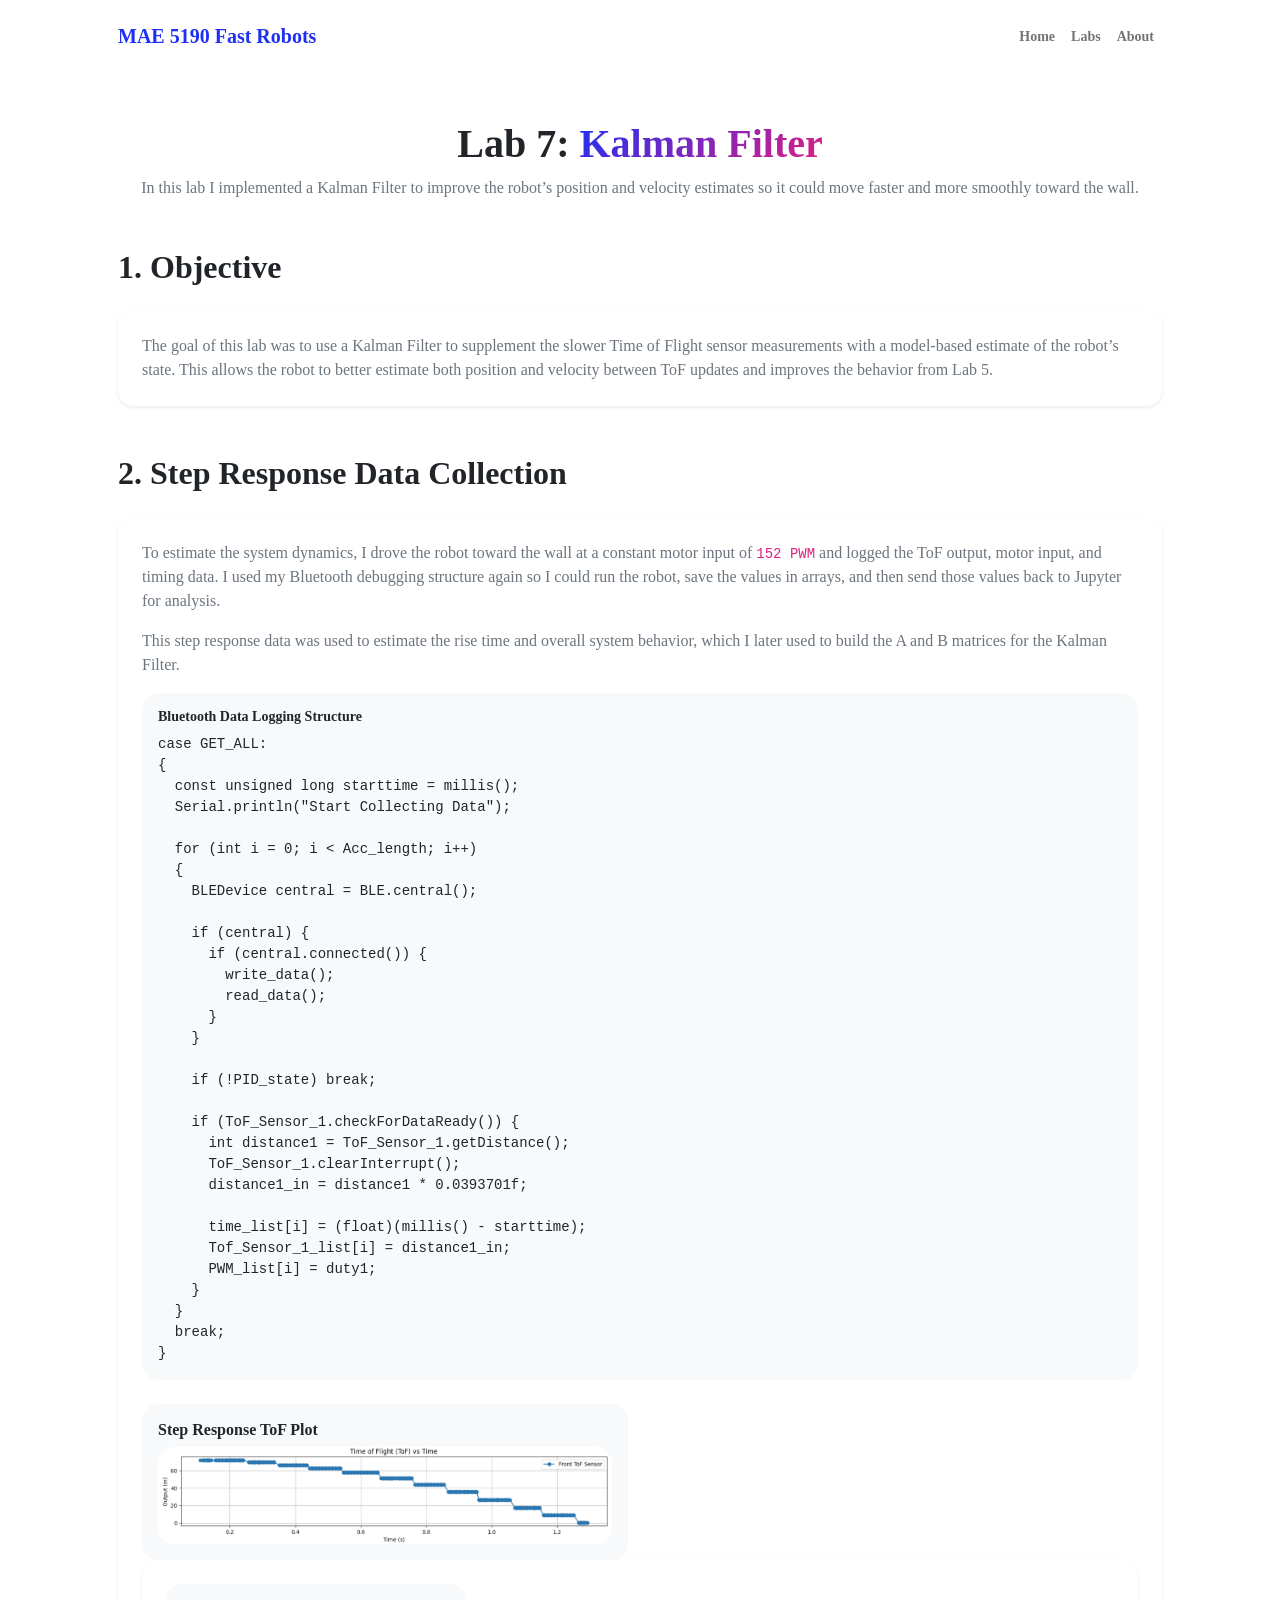
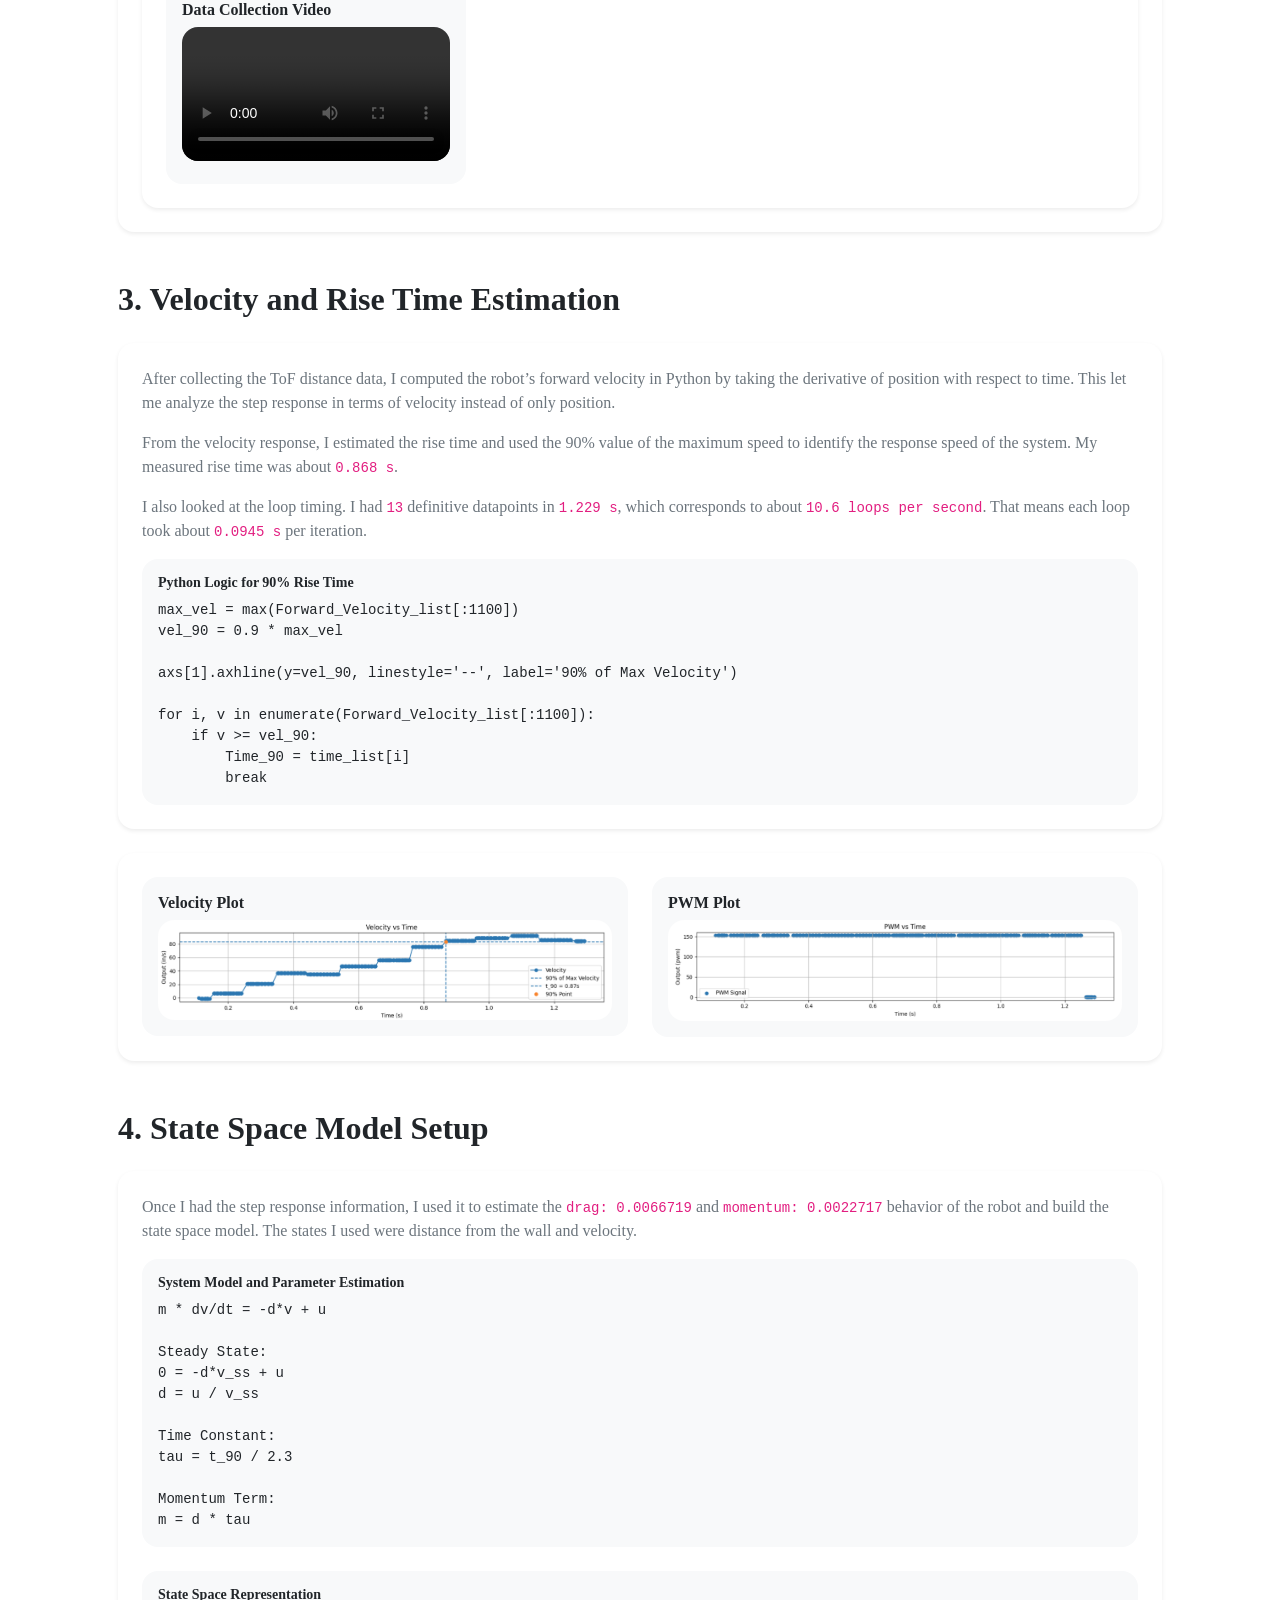
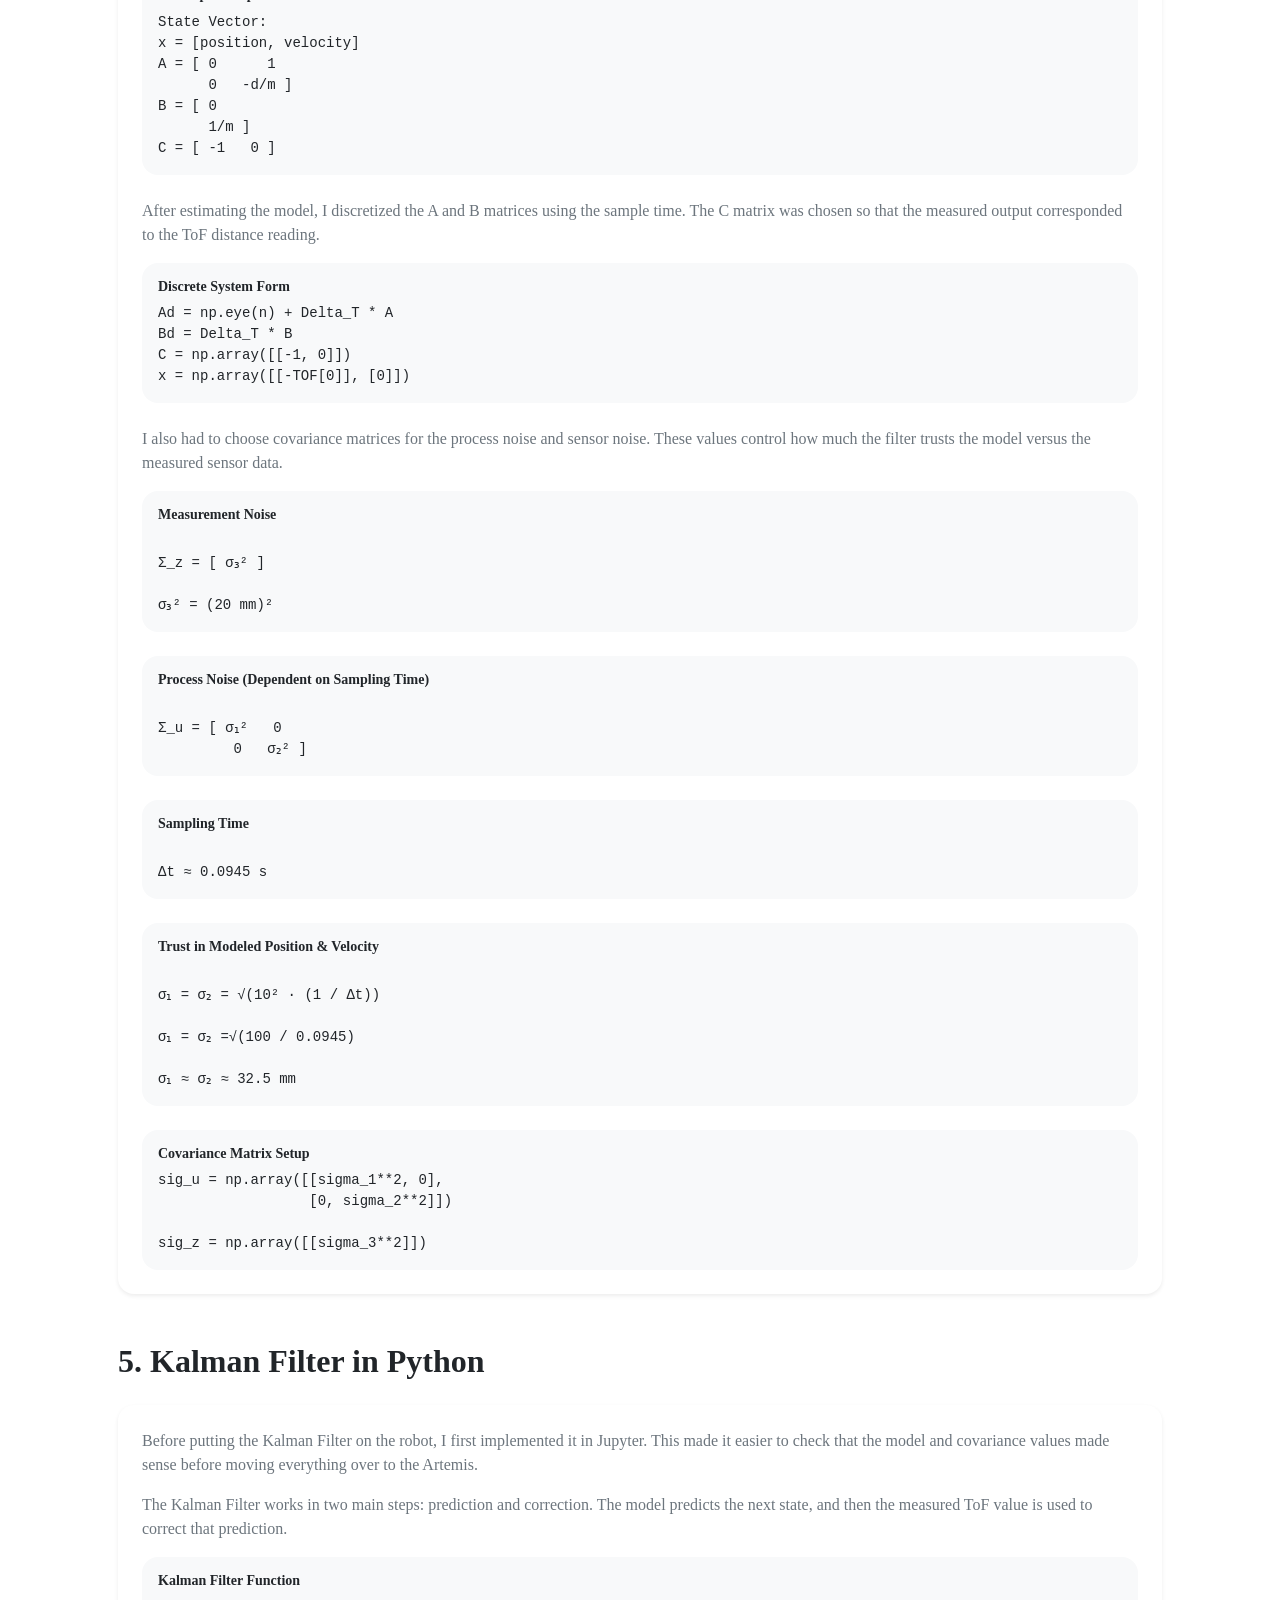
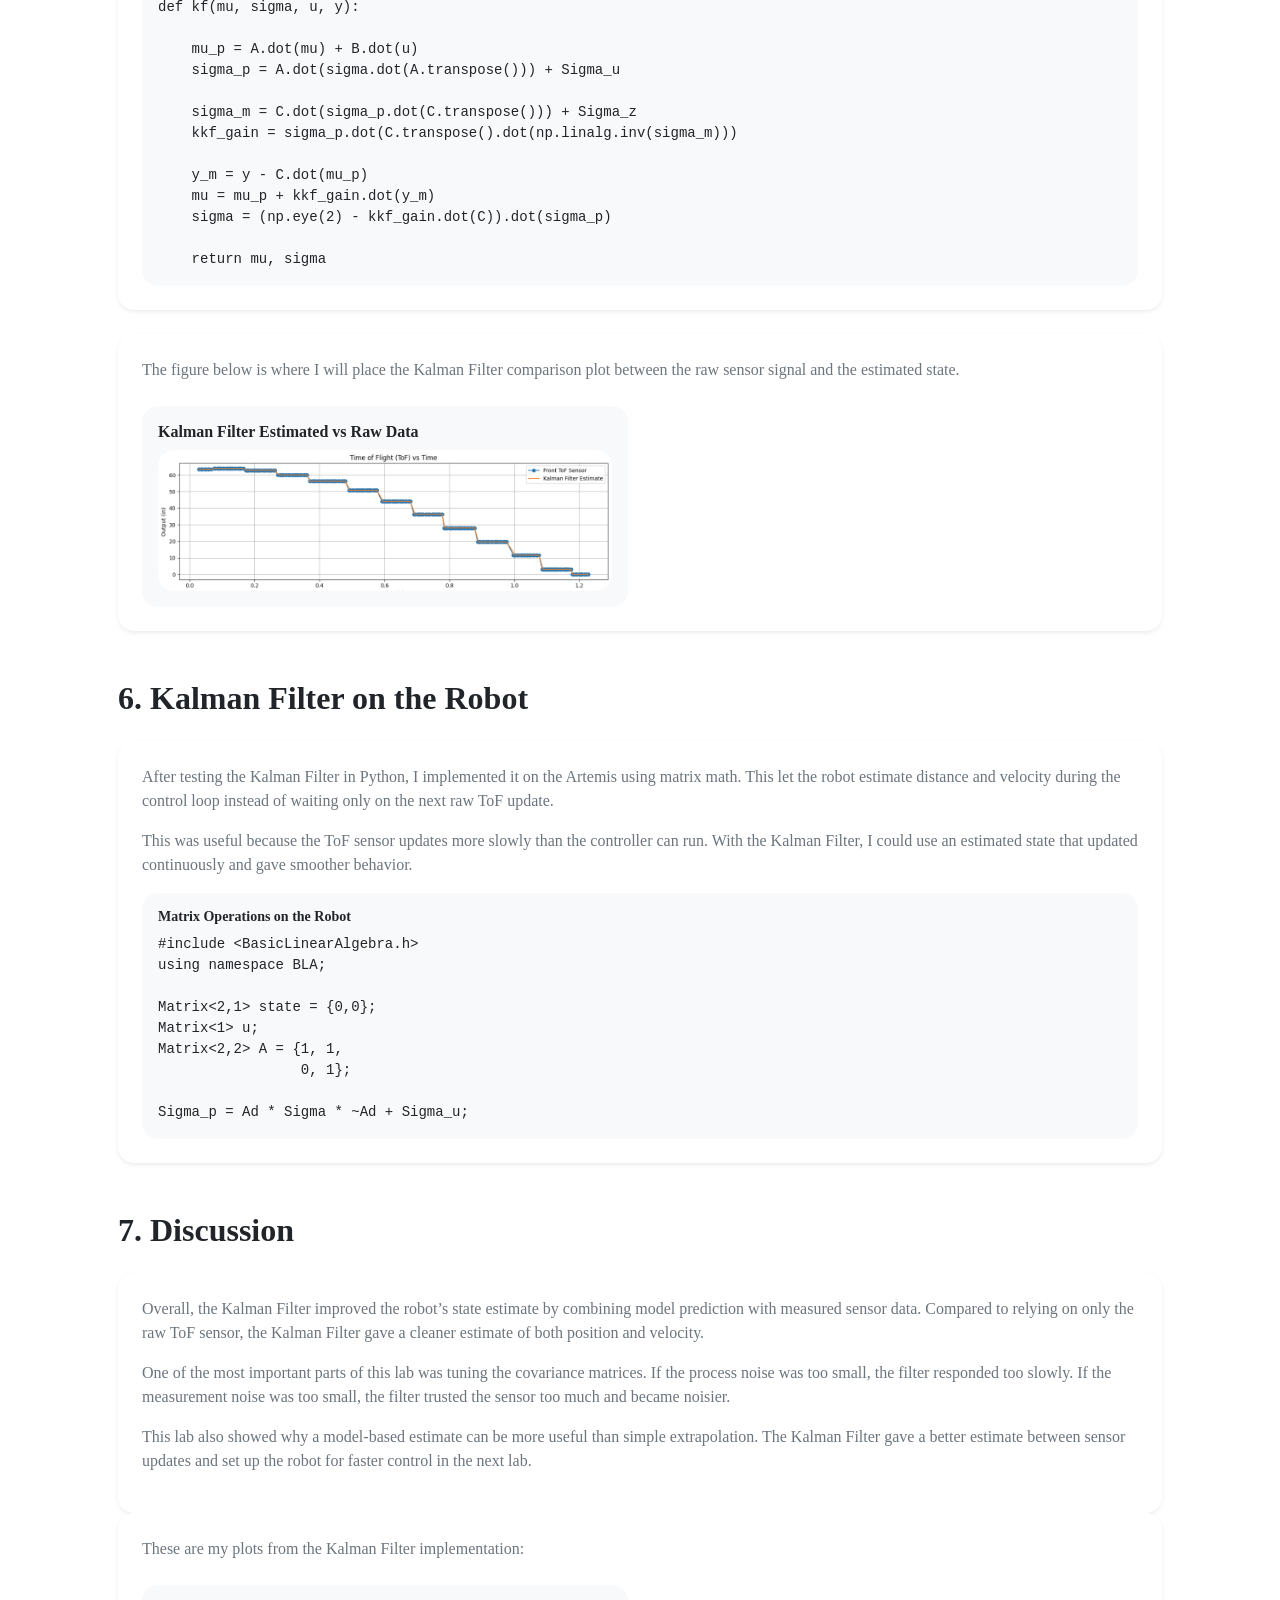
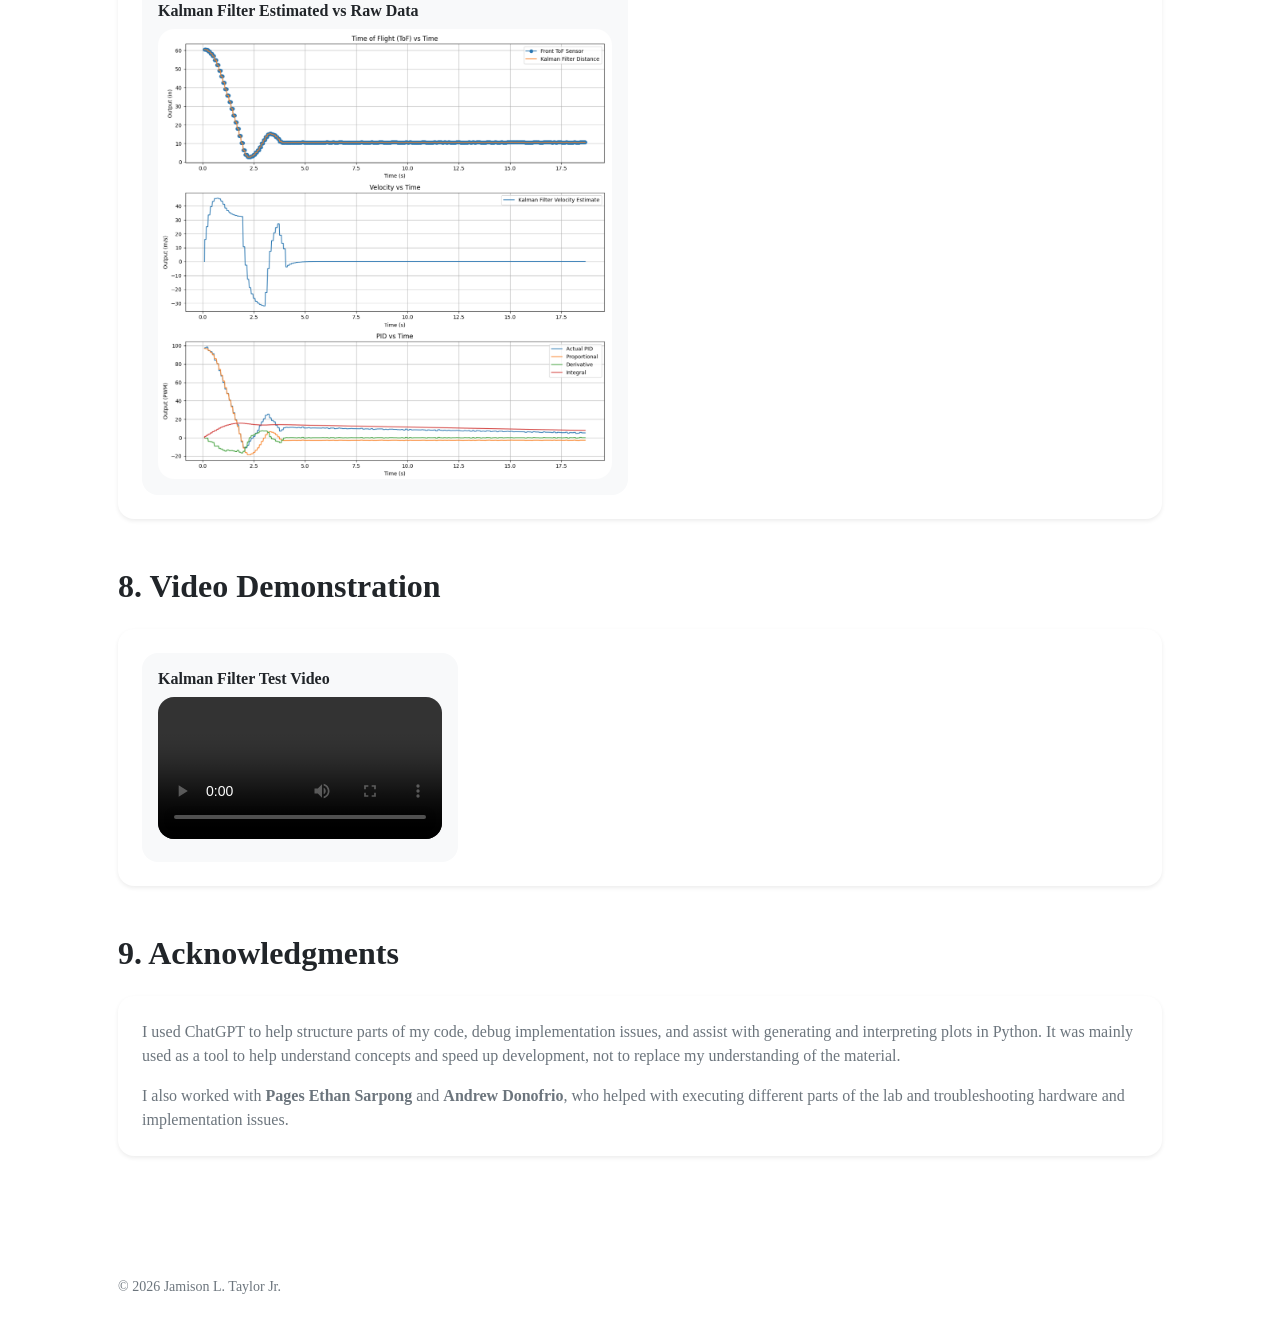
<file: Labs/lab07.html>
<!doctype html>
<html lang="en">
  <head>
    <meta charset="utf-8" />
    <meta name="viewport" content="width=device-width, initial-scale=1, shrink-to-fit=no" />
    <meta name="description" content="MAE 5190 Fast Robots - Lab 7" />
    <meta name="author" content="Jamison L. Taylor Jr." />
    <title>Lab 7 | MAE 5190 Fast Robots</title>

    <link rel="icon" type="image/x-icon" href="../assets/favicon.ico" />
    <link href="https://cdn.jsdelivr.net/npm/bootstrap-icons@1.11.3/font/bootstrap-icons.css" rel="stylesheet" />
    <link href="../css/styles.css" rel="stylesheet" />
  </head>

  <body class="d-flex flex-column h-100">
    <main class="flex-shrink-0">
      <nav class="navbar navbar-expand-lg navbar-light bg-white py-3">
        <div class="container px-5">
          <a class="navbar-brand" href="../index.html">
            <span class="fw-bolder text-primary">MAE 5190 Fast Robots</span>
          </a>

          <button
            class="navbar-toggler"
            type="button"
            data-bs-toggle="collapse"
            data-bs-target="#navbarSupportedContent"
            aria-controls="navbarSupportedContent"
            aria-expanded="false"
            aria-label="Toggle navigation"
          >
            <span class="navbar-toggler-icon"></span>
          </button>

          <div class="collapse navbar-collapse" id="navbarSupportedContent">
            <ul class="navbar-nav ms-auto mb-2 mb-lg-0 small fw-bolder">
              <li class="nav-item"><a class="nav-link" href="../index.html">Home</a></li>
              <li class="nav-item"><a class="nav-link" href="../index.html#labs">Labs</a></li>
              <li class="nav-item"><a class="nav-link" href="../index.html#about">About</a></li>
            </ul>
          </div>
        </div>
      </nav>

      <section class="py-5">
        <div class="container px-5">
          <div class="text-center mb-5">
            <h1 class="fw-bolder">Lab 7: <span class="text-gradient">Kalman Filter</span></h1>
            <p class="text-muted mb-0">
              In this lab I implemented a Kalman Filter to improve the robot’s position and velocity estimates so it could move faster and more smoothly toward the wall.
            </p>
          </div>

          <section class="mb-5">
            <h2 class="fw-bolder mb-4">1. Objective</h2>
            <div class="card border-0 shadow-sm rounded-4">
              <div class="card-body p-4">
                <p class="text-muted mb-0">
                  The goal of this lab was to use a Kalman Filter to supplement the slower Time of Flight sensor measurements with a model-based estimate of the robot’s state. 
                  This allows the robot to better estimate both position and velocity between ToF updates and improves the behavior from Lab 5.
                </p>
              </div>
            </div>
          </section>

          <section class="mb-5">
            <h2 class="fw-bolder mb-4">2. Step Response Data Collection</h2>
            <div class="card border-0 shadow-sm rounded-4">
              <div class="card-body p-4">
                <p class="text-muted mb-3">
                  To estimate the system dynamics, I drove the robot toward the wall at a constant motor input of <code>152 PWM</code> and logged the ToF output, motor input, and timing data. 
                  I used my Bluetooth debugging structure again so I could run the robot, save the values in arrays, and then send those values back to Jupyter for analysis.
                </p>
                <p class="text-muted mb-3">
                  This step response data was used to estimate the rise time and overall system behavior, which I later used to build the A and B matrices for the Kalman Filter.
                </p>

                <div class="bg-light rounded-4 p-3 mb-4">
                  <h5 class="small fw-semibold mb-2">Bluetooth Data Logging Structure</h5>
                  <pre class="mb-0 small"><code>case GET_ALL:
{
  const unsigned long starttime = millis();
  Serial.println("Start Collecting Data");

  for (int i = 0; i &lt; Acc_length; i++)
  {
    BLEDevice central = BLE.central();

    if (central) {
      if (central.connected()) {
        write_data();
        read_data();
      }
    }

    if (!PID_state) break;

    if (ToF_Sensor_1.checkForDataReady()) {
      int distance1 = ToF_Sensor_1.getDistance();
      ToF_Sensor_1.clearInterrupt();
      distance1_in = distance1 * 0.0393701f;

      time_list[i] = (float)(millis() - starttime);
      Tof_Sensor_1_list[i] = distance1_in;
      PWM_list[i] = duty1;
    }
  }
  break;
}</code></pre>
                </div>                
                <div class="row g-4">
                  <div class="col-lg-6">
                    <figure class="bg-light rounded-4 p-3 mb-0">
                      <h6 class="fw-semibold mb-2">Step Response ToF Plot</h6>
                      <img
                        src="../assets/lab7/tofvstime.png"
                        alt="ToF step response plot placeholder"
                        class="img-fluid rounded-4"
                      />
                    </figure>
                  </div>
                </div>
                <div class="card border-0 shadow-sm rounded-4">
              <div class="card-body p-4">
                

                <div class="row g-4">
                  <div class="col-lg-4">
                    <div class="bg-light rounded-4 p-3">
                      <h6 class="fw-semibold mb-2">Data Collection Video</h6>
                      <video class="w-100 rounded-4" controls>
                        <source src="../assets/lab7/first.mp4" type="video/mp4" />
                        Your browser does not support the video tag.
                      </video>
                    </div>
                  </div>
                </div>
              </div>
            </div>
              </div>
            </div>
          </section>

          <section class="mb-5">
            <h2 class="fw-bolder mb-4">3. Velocity and Rise Time Estimation</h2>
            <div class="card border-0 shadow-sm rounded-4 mb-4">
              <div class="card-body p-4">
                <p class="text-muted mb-3">
                  After collecting the ToF distance data, I computed the robot’s forward velocity in Python by taking the derivative of position with respect to time. 
                  This let me analyze the step response in terms of velocity instead of only position.
                </p>
                <p class="text-muted mb-3">
                  From the velocity response, I estimated the rise time and used the 90% value of the maximum speed to identify the response speed of the system.
                  My measured rise time was about <code>0.868 s</code>.
                </p>
                <p class="text-muted mb-3">
                  I also looked at the loop timing. I had <code>13</code> definitive datapoints in <code>1.229 s</code>, which corresponds to about <code>10.6 loops per second</code>.
                  That means each loop took about <code>0.0945 s</code> per iteration.
                </p>

                <div class="bg-light rounded-4 p-3 mb-0">
                  <h5 class="small fw-semibold mb-2">Python Logic for 90% Rise Time</h5>
                  <pre class="mb-0 small"><code>max_vel = max(Forward_Velocity_list[:1100])
vel_90 = 0.9 * max_vel

axs[1].axhline(y=vel_90, linestyle='--', label='90% of Max Velocity')

for i, v in enumerate(Forward_Velocity_list[:1100]):
    if v &gt;= vel_90:
        Time_90 = time_list[i]
        break</code></pre>
                </div>
              </div>
            </div>

            <div class="card border-0 shadow-sm rounded-4">
              <div class="card-body p-4">
                
                <div class="row g-4">
                  <div class="col-lg-6">
                    <figure class="bg-light rounded-4 p-3 mb-0">
                      <h6 class="fw-semibold mb-2">Velocity Plot</h6>
                      <img
                        src="../assets/lab7/velocityvstime.png"
                        alt="Velocity plot placeholder"
                        class="img-fluid rounded-4"
                      />
                    </figure>
                  </div>

                  <div class="col-lg-6">
                    <figure class="bg-light rounded-4 p-3 mb-0">
                      <h6 class="fw-semibold mb-2">PWM Plot</h6>
                      <img
                        src="../assets/lab7/pwmvstime.png"
                        alt="PWM plot placeholder"
                        class="img-fluid rounded-4"
                      />
                    </figure>
                  </div>
                </div>
              </div>
            </div>
          </section>

          <section class="mb-5">
            <h2 class="fw-bolder mb-4">4. State Space Model Setup</h2>
            <div class="card border-0 shadow-sm rounded-4">
              <div class="card-body p-4">
                <p class="text-muted mb-3">
                  Once I had the step response information, I used it to estimate the <code>drag: 0.0066719</code> and <code>momentum: 0.0022717</code> behavior of the robot and build the state space model. 
                  The states I used were distance from the wall and velocity.
                </p>
                <div class="bg-light rounded-4 p-3 mb-4">
  <h5 class="small fw-semibold mb-2">System Model and Parameter Estimation</h5>
  <pre class="mb-0 small"><code>m * dv/dt = -d*v + u

Steady State:
0 = -d*v_ss + u
d = u / v_ss

Time Constant:
tau = t_90 / 2.3

Momentum Term:
m = d * tau</code></pre>
</div>

<div class="bg-light rounded-4 p-3 mb-4">
  <h5 class="small fw-semibold mb-2">State Space Representation</h5>
  <pre class="mb-0 small"><code>State Vector:
x = [position, velocity]
A = [ 0      1
      0   -d/m ]
B = [ 0
      1/m ]
C = [ -1   0 ]</code></pre>
</div>

                <p class="text-muted mb-3">
                  After estimating the model, I discretized the A and B matrices using the sample time. The C matrix was chosen so that the measured output corresponded to the ToF distance reading.
                </p>

                <div class="bg-light rounded-4 p-3 mb-4">
                  <h5 class="small fw-semibold mb-2">Discrete System Form</h5>
                  <pre class="mb-0 small"><code>Ad = np.eye(n) + Delta_T * A
Bd = Delta_T * B
C = np.array([[-1, 0]])
x = np.array([[-TOF[0]], [0]])</code></pre>
                </div>

                <p class="text-muted mb-3">
                  I also had to choose covariance matrices for the process noise and sensor noise. These values control how much the filter trusts the model versus the measured sensor data.
                </p>
                <div class="bg-light rounded-4 p-3 mb-4">
  <h5 class="small fw-semibold mb-2">Measurement Noise</h5>
  <pre class="small mb-0"><code>
Σ_z = [ σ₃² ]

σ₃² = (20 mm)²</code></pre>
</div>

<div class="bg-light rounded-4 p-3 mb-4">
  <h5 class="small fw-semibold mb-2">Process Noise (Dependent on Sampling Time)</h5>
  <pre class="small mb-0"><code>
Σ_u = [ σ₁²   0
         0   σ₂² ]</code></pre>
</div>

<div class="bg-light rounded-4 p-3 mb-4">
  <h5 class="small fw-semibold mb-2">Sampling Time</h5>
  <pre class="small mb-0"><code>
Δt ≈ 0.0945 s</code></pre>
</div>

<div class="bg-light rounded-4 p-3 mb-4">
  <h5 class="small fw-semibold mb-2">Trust in Modeled Position & Velocity</h5>
  <pre class="small mb-0"><code>
σ₁ = σ₂ = √(10² · (1 / Δt))

σ₁ = σ₂ =√(100 / 0.0945)

σ₁ ≈ σ₂ ≈ 32.5 mm</code></pre>
</div>

                <div class="bg-light rounded-4 p-3 mb-0">
                  <h5 class="small fw-semibold mb-2">Covariance Matrix Setup</h5>
                  <pre class="mb-0 small"><code>sig_u = np.array([[sigma_1**2, 0],
                  [0, sigma_2**2]])

sig_z = np.array([[sigma_3**2]])</code></pre>
                </div>
              </div>
            </div>
          </section>

          <section class="mb-5">
            <h2 class="fw-bolder mb-4">5. Kalman Filter in Python</h2>
            <div class="card border-0 shadow-sm rounded-4 mb-4">
              <div class="card-body p-4">
                <p class="text-muted mb-3">
                  Before putting the Kalman Filter on the robot, I first implemented it in Jupyter. This made it easier to check that the model and covariance values made sense before moving everything over to the Artemis.
                </p>
                <p class="text-muted mb-3">
                  The Kalman Filter works in two main steps: prediction and correction. The model predicts the next state, and then the measured ToF value is used to correct that prediction.
                </p>

                <div class="bg-light rounded-4 p-3 mb-0">
                  <h5 class="small fw-semibold mb-2">Kalman Filter Function</h5>
                  <pre class="mb-0 small"><code>def kf(mu, sigma, u, y):

    mu_p = A.dot(mu) + B.dot(u)
    sigma_p = A.dot(sigma.dot(A.transpose())) + Sigma_u

    sigma_m = C.dot(sigma_p.dot(C.transpose())) + Sigma_z
    kkf_gain = sigma_p.dot(C.transpose().dot(np.linalg.inv(sigma_m)))

    y_m = y - C.dot(mu_p)
    mu = mu_p + kkf_gain.dot(y_m)
    sigma = (np.eye(2) - kkf_gain.dot(C)).dot(sigma_p)

    return mu, sigma</code></pre>
                </div>
              </div>
            </div>

            <div class="card border-0 shadow-sm rounded-4">
              <div class="card-body p-4">
                <p class="text-muted mb-4">
                  The figure below is where I will place the Kalman Filter comparison plot between the raw sensor signal and the estimated state.
                </p>

                <div class="row g-4">
                  <div class="col-lg-6">
                    <figure class="bg-light rounded-4 p-3 mb-0">
                      <h6 class="fw-semibold mb-2">Kalman Filter Estimated vs Raw Data</h6>
                      <img
                        src="../assets/lab7/kalman.png"
                        alt="Kalman filter plot placeholder"
                        class="img-fluid rounded-4"
                      />
                    </figure>
                  </div>
                </div>
              </div>
            </div>
          </section>

          <section class="mb-5">
            <h2 class="fw-bolder mb-4">6. Kalman Filter on the Robot</h2>
            <div class="card border-0 shadow-sm rounded-4">
              <div class="card-body p-4">
                <p class="text-muted mb-3">
                  After testing the Kalman Filter in Python, I implemented it on the Artemis using matrix math. 
                  This let the robot estimate distance and velocity during the control loop instead of waiting only on the next raw ToF update.
                </p>
                <p class="text-muted mb-3">
                  This was useful because the ToF sensor updates more slowly than the controller can run. With the Kalman Filter, I could use an estimated state that updated continuously and gave smoother behavior.
                </p>

                <div class="bg-light rounded-4 p-3 mb-0">
                  <h5 class="small fw-semibold mb-2">Matrix Operations on the Robot</h5>
                  <pre class="mb-0 small"><code>#include &lt;BasicLinearAlgebra.h&gt;
using namespace BLA;

Matrix&lt;2,1&gt; state = {0,0};
Matrix&lt;1&gt; u;
Matrix&lt;2,2&gt; A = {1, 1,
                 0, 1};

Sigma_p = Ad * Sigma * ~Ad + Sigma_u;</code></pre>
                </div>
              </div>
            </div>
          </section>

          <section class="mb-5">
            <h2 class="fw-bolder mb-4">7. Discussion</h2>
            <div class="card border-0 shadow-sm rounded-4">
              <div class="card-body p-4">
                <p class="text-muted mb-3">
                  Overall, the Kalman Filter improved the robot’s state estimate by combining model prediction with measured sensor data. 
                  Compared to relying on only the raw ToF sensor, the Kalman Filter gave a cleaner estimate of both position and velocity.
                </p>
                <p class="text-muted mb-3">
                  One of the most important parts of this lab was tuning the covariance matrices. If the process noise was too small, the filter responded too slowly. 
                  If the measurement noise was too small, the filter trusted the sensor too much and became noisier.
                </p>
                <p class="text-muted mb-3">
                  This lab also showed why a model-based estimate can be more useful than simple extrapolation. The Kalman Filter gave a better estimate between sensor updates and set up the robot for faster control in the next lab.
                </p>
              </div>
            </div>
            <div class="card border-0 shadow-sm rounded-4">
              <div class="card-body p-4">
                <p class="text-muted mb-4">
These are my plots from the Kalman Filter implementation:
                </p>

                <div class="row g-4">
                  <div class="col-lg-6">
                    <figure class="bg-light rounded-4 p-3 mb-0">
                      <h6 class="fw-semibold mb-2">Kalman Filter Estimated vs Raw Data</h6>
                      <img
                        src="../assets/lab7/plots.png"
                        alt="Kalman filter plot placeholder"
                        class="img-fluid rounded-4"
                      />
                    </figure>
                  </div>
                </div>
              </div>
            </div>
          </section>

          <section class="mb-5">
            <h2 class="fw-bolder mb-4">8. Video Demonstration</h2>
            <div class="card border-0 shadow-sm rounded-4">
              <div class="card-body p-4">
                

                <div class="row g-4">
                  <div class="col-lg-4">
                    <div class="bg-light rounded-4 p-3">
                      <h6 class="fw-semibold mb-2">Kalman Filter Test Video</h6>
                      <video class="w-100 rounded-4" controls>
                        <source src="../assets/lab7/last.mp4" type="video/mp4" />
                        Your browser does not support the video tag.
                      </video>
                    </div>
                  </div>
                </div>
              </div>
            </div>
          </section>
          <section class="mb-5">
  <h2 class="fw-bolder mb-4">9. Acknowledgments</h2>
  <div class="card border-0 shadow-sm rounded-4">
    <div class="card-body p-4">
      <p class="text-muted mb-3">
        I used ChatGPT to help structure parts of my code, debug implementation issues, and assist with generating and interpreting plots in Python. 
        It was mainly used as a tool to help understand concepts and speed up development, not to replace my understanding of the material.
      </p>
      <p class="text-muted mb-0">
        I also worked with <strong>Pages Ethan Sarpong</strong> and <strong>Andrew Donofrio</strong>, who helped with executing different parts of the lab and troubleshooting hardware and implementation issues.
      </p>
    </div>
  </div>
</section>
        </div>
      </section>
    </main>

    <footer class="bg-white py-4 mt-auto">
      <div class="container px-5">
        <div class="row align-items-center justify-content-between">
          <div class="col-auto">
            <div class="small text-muted">© 2026 Jamison L. Taylor Jr.</div>
          </div>
        </div>
      </div>
    </footer>

    <script src="https://cdn.jsdelivr.net/npm/bootstrap@5.3.3/dist/js/bootstrap.bundle.min.js"></script>
  </body>
</html>
</file>
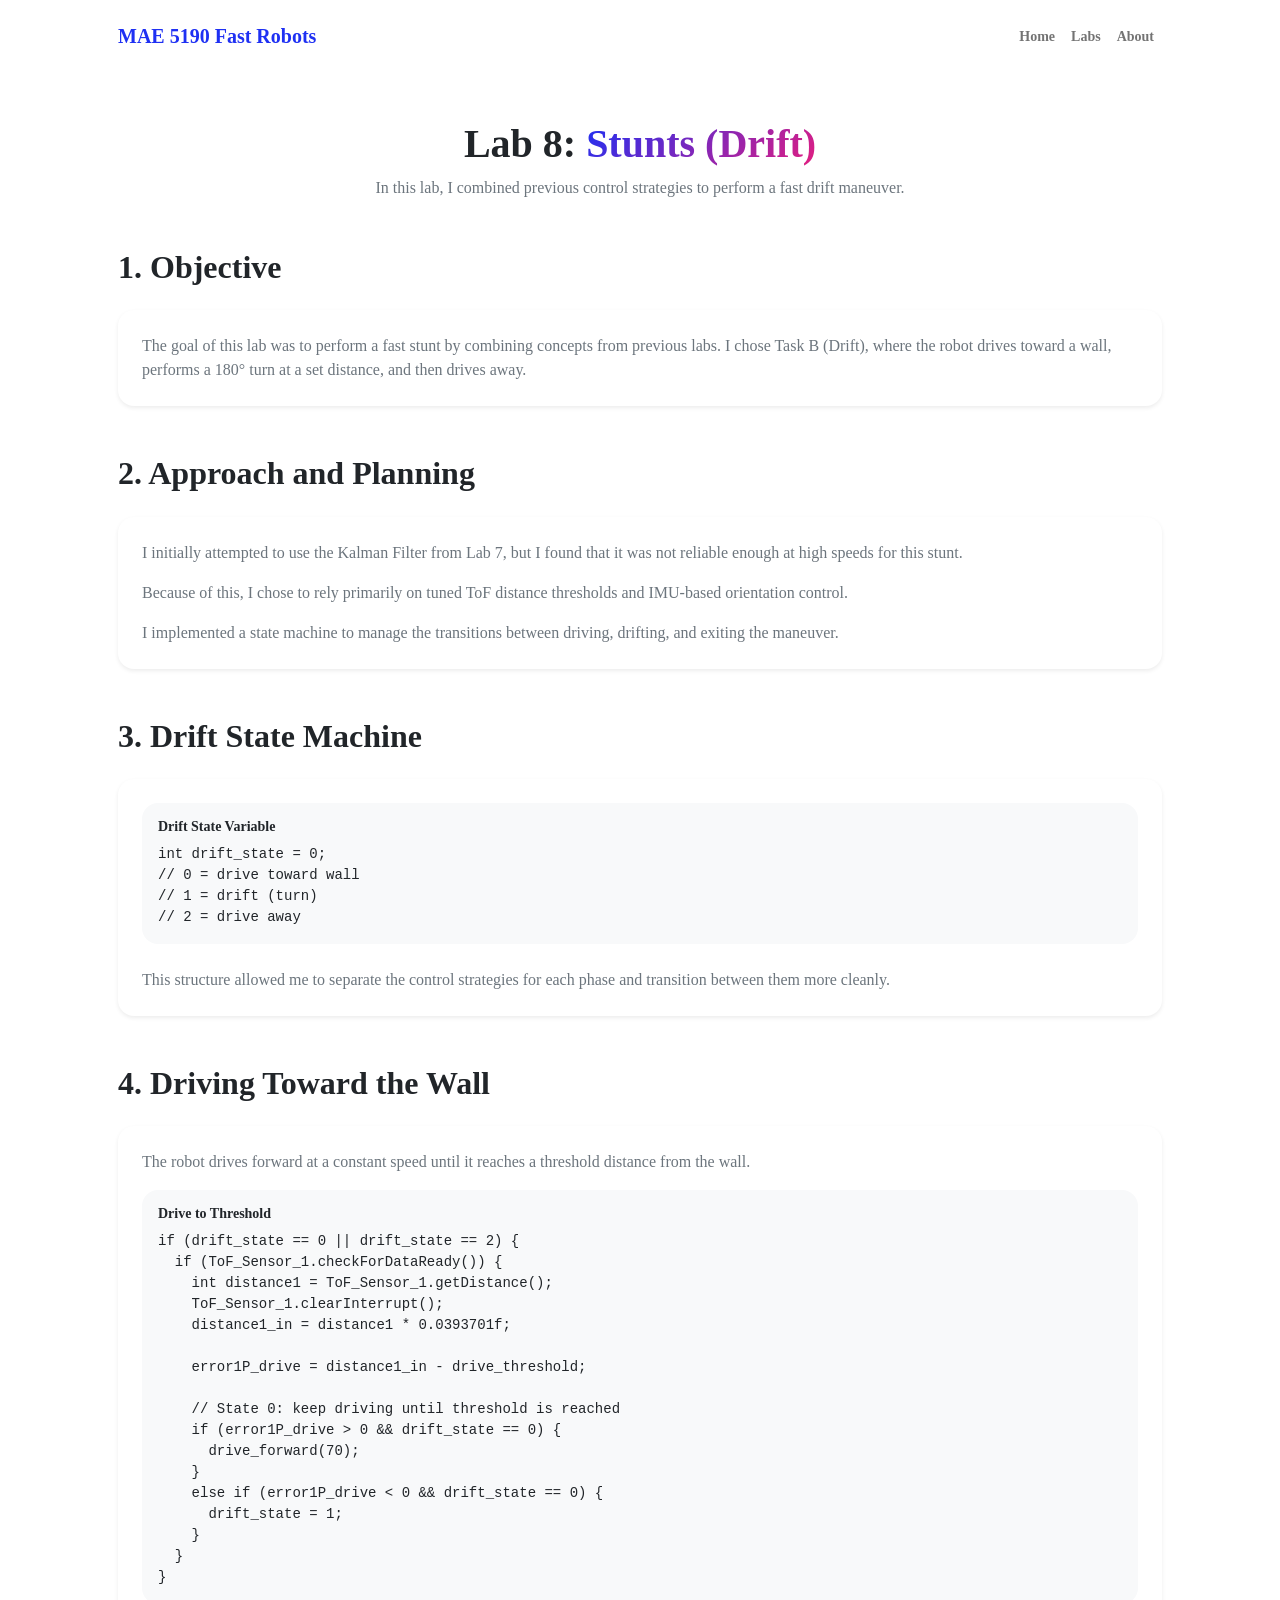
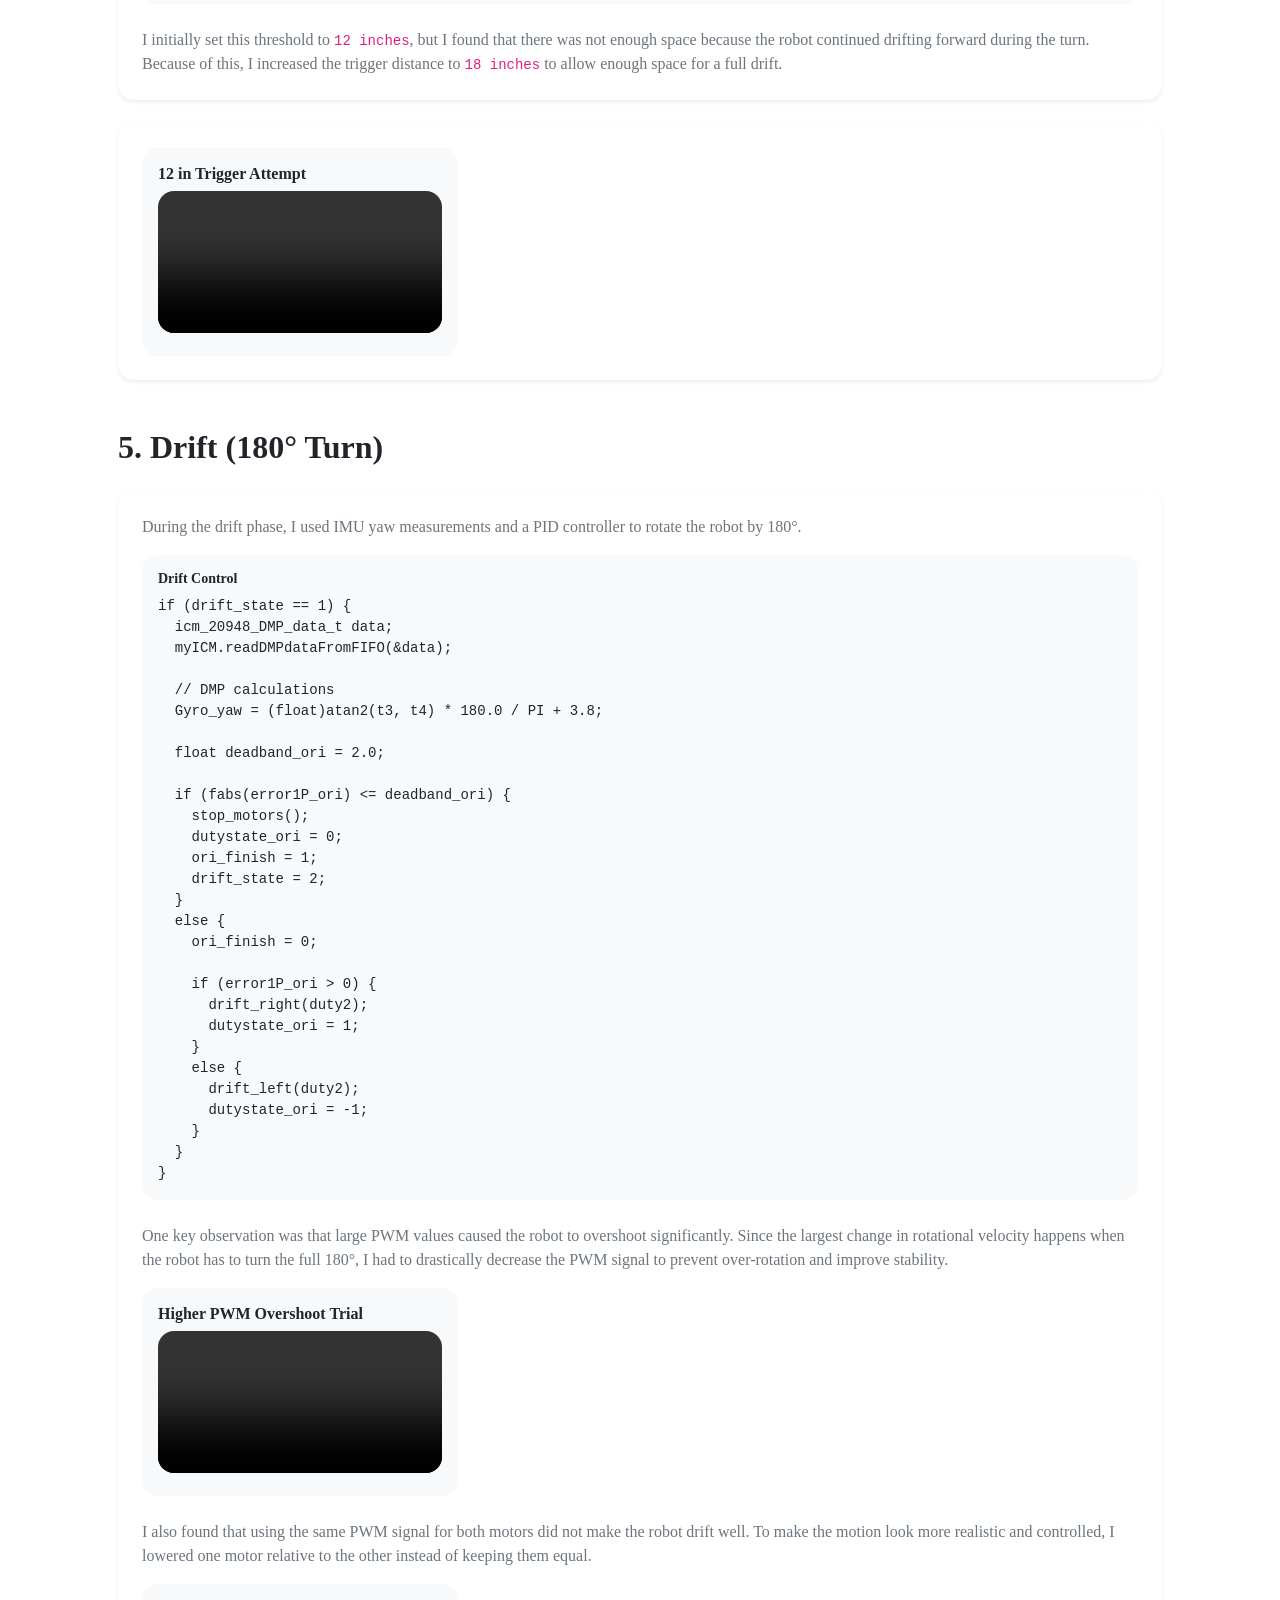
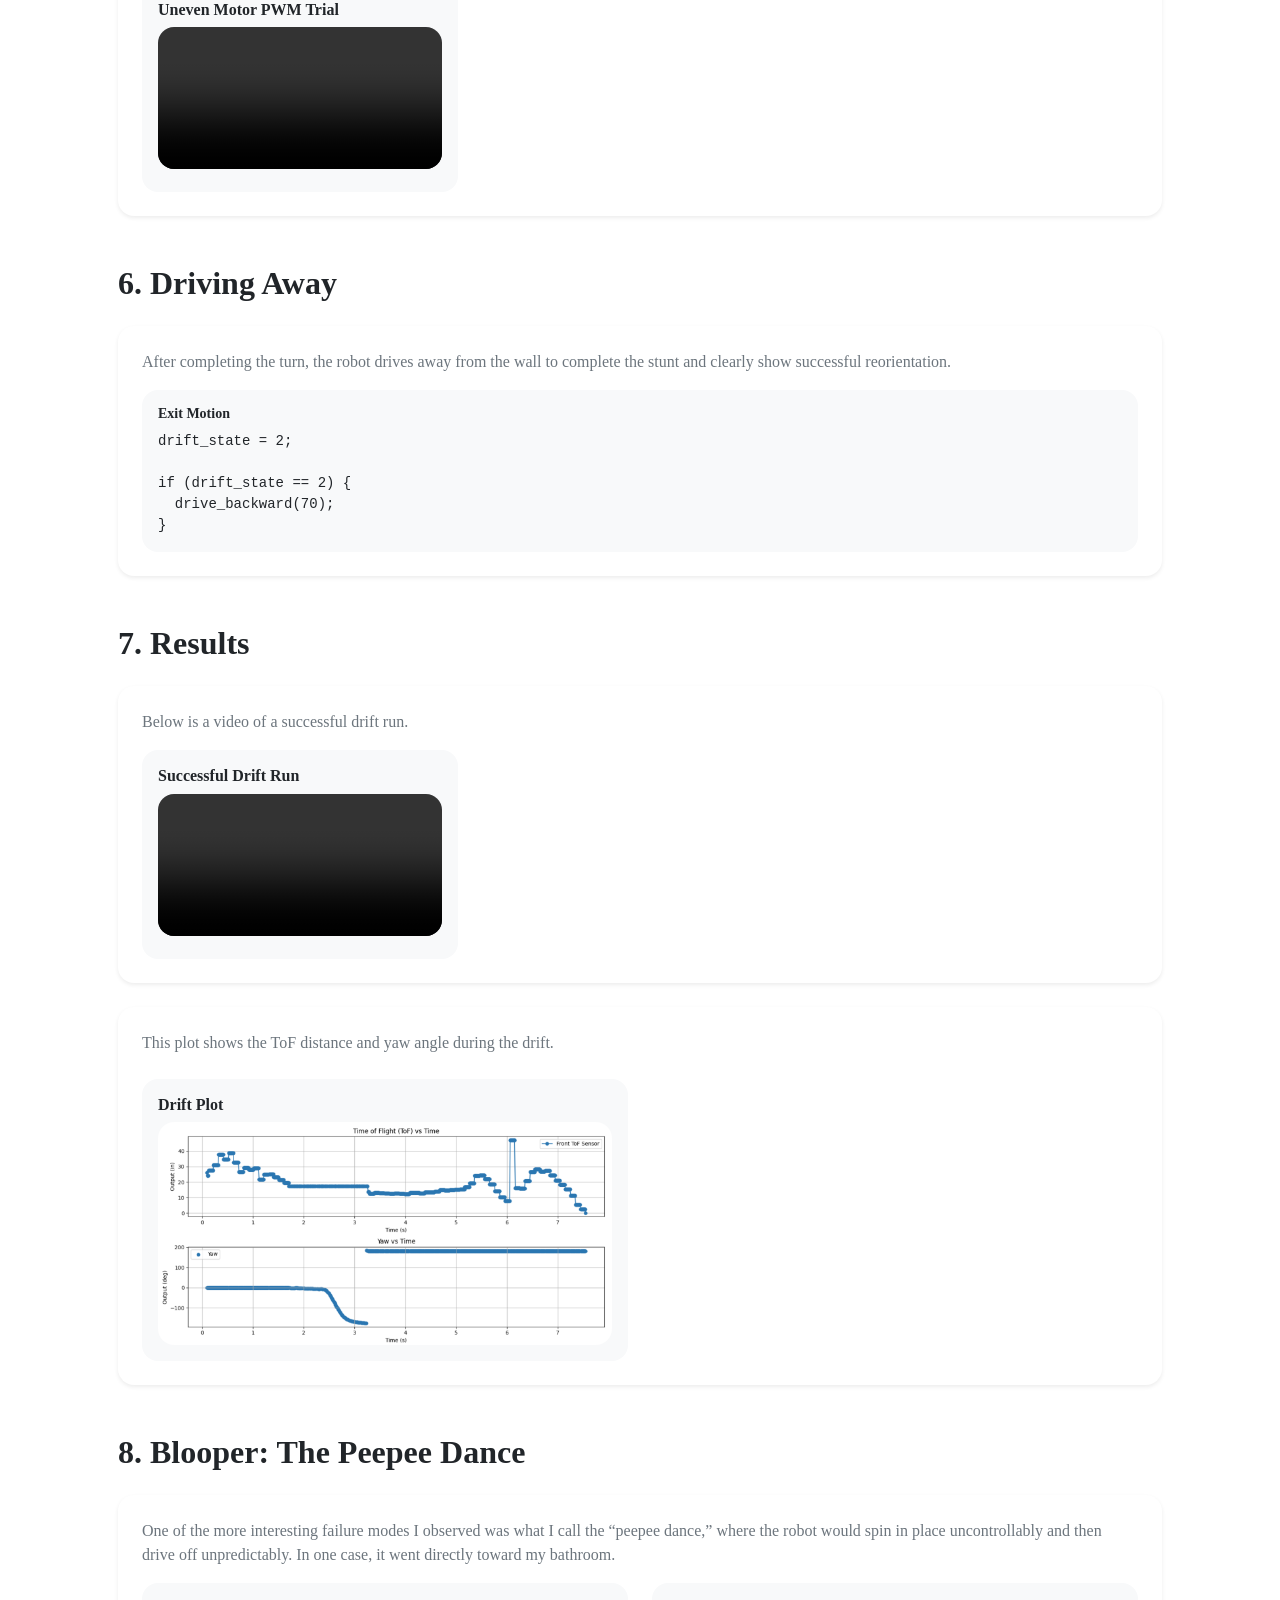
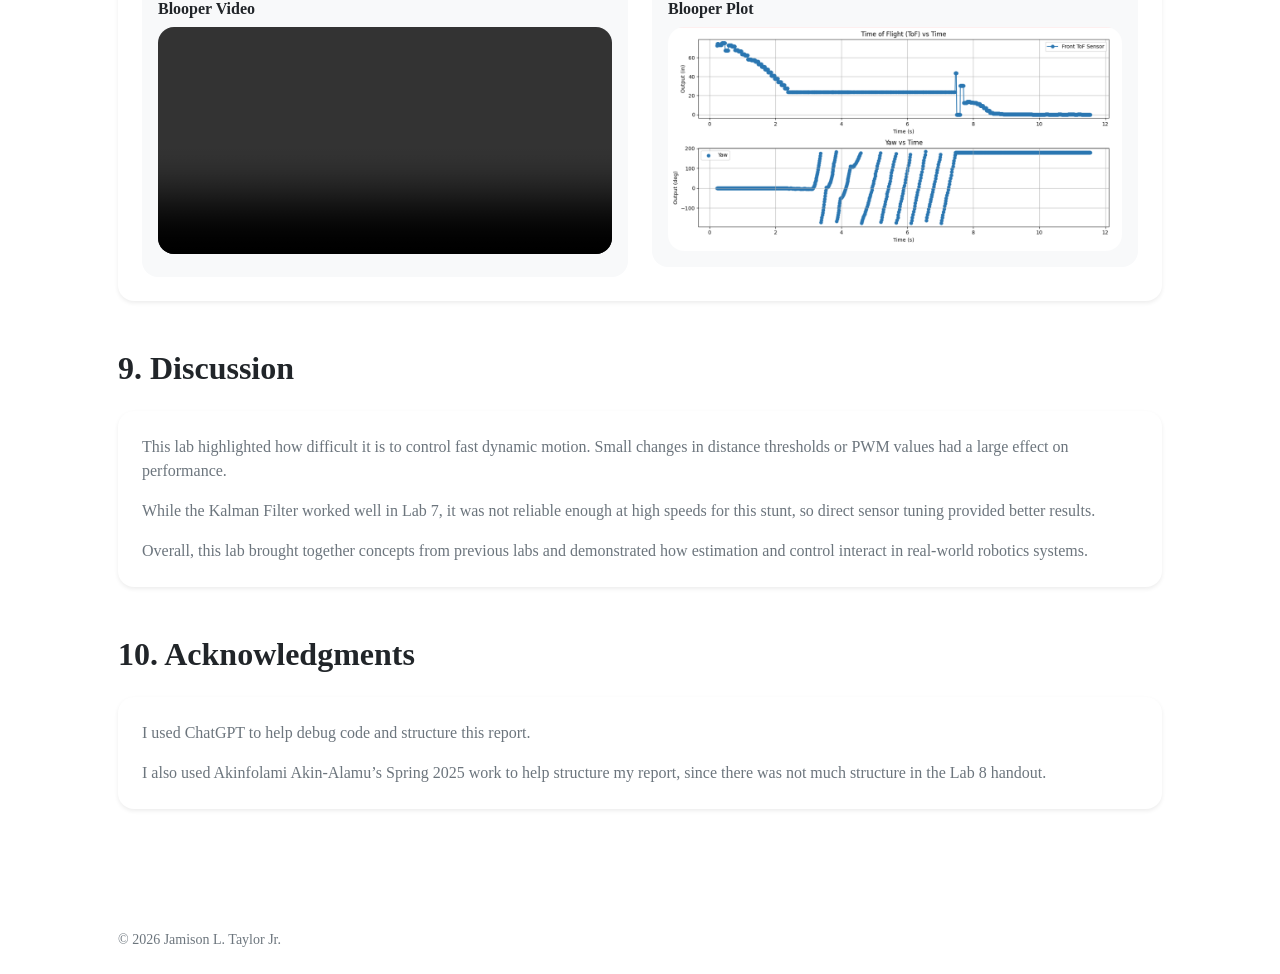
<file: Labs/lab08.html>
<!doctype html>
<html lang="en">
  <head>
    <meta charset="utf-8" />
    <meta
      name="viewport"
      content="width=device-width, initial-scale=1, shrink-to-fit=no"
    />
    <meta name="description" content="MAE 5190 Fast Robots - Lab 8" />
    <meta name="author" content="Jamison L. Taylor Jr." />
    <title>Lab 8 | MAE 5190 Fast Robots</title>

    <link rel="icon" type="image/x-icon" href="../assets/favicon.ico" />
    <link
      href="https://cdn.jsdelivr.net/npm/bootstrap-icons@1.11.3/font/bootstrap-icons.css"
      rel="stylesheet"
    />
    <link href="../css/styles.css" rel="stylesheet" />
  </head>

  <body class="d-flex flex-column h-100">
    <main class="flex-shrink-0">
      <nav class="navbar navbar-expand-lg navbar-light bg-white py-3">
        <div class="container px-5">
          <a class="navbar-brand" href="../index.html">
            <span class="fw-bolder text-primary">MAE 5190 Fast Robots</span>
          </a>

          <button
            class="navbar-toggler"
            type="button"
            data-bs-toggle="collapse"
            data-bs-target="#navbarSupportedContent"
            aria-controls="navbarSupportedContent"
            aria-expanded="false"
            aria-label="Toggle navigation"
          >
            <span class="navbar-toggler-icon"></span>
          </button>

          <div class="collapse navbar-collapse" id="navbarSupportedContent">
            <ul class="navbar-nav ms-auto mb-2 mb-lg-0 small fw-bolder">
              <li class="nav-item"><a class="nav-link" href="../index.html">Home</a></li>
              <li class="nav-item"><a class="nav-link" href="../index.html#labs">Labs</a></li>
              <li class="nav-item"><a class="nav-link" href="../index.html#about">About</a></li>
            </ul>
          </div>
        </div>
      </nav>

      <section class="py-5">
        <div class="container px-5">
          <!-- TITLE -->
          <div class="text-center mb-5">
            <h1 class="fw-bolder">
              Lab 8: <span class="text-gradient">Stunts (Drift)</span>
            </h1>
            <p class="text-muted mb-0">
              In this lab, I combined previous control strategies to perform a
              fast drift maneuver.
            </p>
          </div>

          <!-- OBJECTIVE -->
          <section class="mb-5">
            <h2 class="fw-bolder mb-4">1. Objective</h2>
            <div class="card border-0 shadow-sm rounded-4">
              <div class="card-body p-4">
                <p class="text-muted mb-0">
                  The goal of this lab was to perform a fast stunt by combining
                  concepts from previous labs. I chose Task B (Drift), where the
                  robot drives toward a wall, performs a 180° turn at a set
                  distance, and then drives away.
                </p>
              </div>
            </div>
          </section>

          <!-- APPROACH -->
          <section class="mb-5">
            <h2 class="fw-bolder mb-4">2. Approach and Planning</h2>
            <div class="card border-0 shadow-sm rounded-4">
              <div class="card-body p-4">
                <p class="text-muted mb-3">
                  I initially attempted to use the Kalman Filter from Lab 7, but
                  I found that it was not reliable enough at high speeds for
                  this stunt.
                </p>
                <p class="text-muted mb-3">
                  Because of this, I chose to rely primarily on tuned ToF
                  distance thresholds and IMU-based orientation control.
                </p>
                <p class="text-muted mb-0">
                  I implemented a state machine to manage the transitions
                  between driving, drifting, and exiting the maneuver.
                </p>
              </div>
            </div>
          </section>

          <!-- STATE MACHINE -->
          <section class="mb-5">
            <h2 class="fw-bolder mb-4">3. Drift State Machine</h2>
            <div class="card border-0 shadow-sm rounded-4">
              <div class="card-body p-4">
                <div class="bg-light rounded-4 p-3 mb-4">
                  <h5 class="small fw-semibold mb-2">Drift State Variable</h5>
                  <pre class="mb-0 small"><code>int drift_state = 0;
// 0 = drive toward wall
// 1 = drift (turn)
// 2 = drive away</code></pre>
                </div>

                <p class="text-muted mb-0">
                  This structure allowed me to separate the control strategies
                  for each phase and transition between them more cleanly.
                </p>
              </div>
            </div>
          </section>

          <!-- FORWARD -->
          <section class="mb-5">
            <h2 class="fw-bolder mb-4">4. Driving Toward the Wall</h2>

            <div class="card border-0 shadow-sm rounded-4 mb-4">
              <div class="card-body p-4">
                <p class="text-muted mb-3">
                  The robot drives forward at a constant speed until it reaches
                  a threshold distance from the wall.
                </p>

                <div class="bg-light rounded-4 p-3 mb-4">
                  <h5 class="small fw-semibold mb-2">Drive to Threshold</h5>
                  <pre class="mb-0 small"><code>if (drift_state == 0 || drift_state == 2) {
  if (ToF_Sensor_1.checkForDataReady()) {
    int distance1 = ToF_Sensor_1.getDistance();
    ToF_Sensor_1.clearInterrupt();
    distance1_in = distance1 * 0.0393701f;

    error1P_drive = distance1_in - drive_threshold;

    // State 0: keep driving until threshold is reached
    if (error1P_drive > 0 && drift_state == 0) {
      drive_forward(70);
    }
    else if (error1P_drive < 0 && drift_state == 0) {
      drift_state = 1;
    }
  }
}</code></pre>
                </div>

                <p class="text-muted mb-0">
                  I initially set this threshold to <code>12 inches</code>, but
                  I found that there was not enough space because the robot
                  continued drifting forward during the turn. Because of this, I
                  increased the trigger distance to <code>18 inches</code> to
                  allow enough space for a full drift.
                </p>
              </div>
            </div>

            <div class="card border-0 shadow-sm rounded-4">
              <div class="card-body p-4">
                <div class="row g-4">
                  <div class="col-lg-4">
                    <div class="bg-light rounded-4 p-3">
                      <h6 class="fw-semibold mb-2">12 in Trigger Attempt</h6>
                      <video class="w-100 rounded-4" controls>
                        <source src="../assets/lab8/12in.mp4" type="video/mp4" />
                        Your browser does not support the video tag.
                      </video>
                    </div>
                  </div>
                </div>
              </div>
            </div>
          </section>

          <!-- DRIFT -->
          <section class="mb-5">
            <h2 class="fw-bolder mb-4">5. Drift (180° Turn)</h2>
            <div class="card border-0 shadow-sm rounded-4">
              <div class="card-body p-4">
                <p class="text-muted mb-3">
                  During the drift phase, I used IMU yaw measurements and a PID
                  controller to rotate the robot by 180°.
                </p>

                <div class="bg-light rounded-4 p-3 mb-4">
                  <h5 class="small fw-semibold mb-2">Drift Control</h5>
                  <pre class="mb-0 small"><code>if (drift_state == 1) {
  icm_20948_DMP_data_t data;
  myICM.readDMPdataFromFIFO(&data);

  // DMP calculations
  Gyro_yaw = (float)atan2(t3, t4) * 180.0 / PI + 3.8;

  float deadband_ori = 2.0;

  if (fabs(error1P_ori) <= deadband_ori) {
    stop_motors();
    dutystate_ori = 0;
    ori_finish = 1;
    drift_state = 2;
  }
  else {
    ori_finish = 0;

    if (error1P_ori > 0) {
      drift_right(duty2);
      dutystate_ori = 1;
    }
    else {
      drift_left(duty2);
      dutystate_ori = -1;
    }
  }
}</code></pre>
                </div>

                <p class="text-muted mb-3">
                  One key observation was that large PWM values caused the robot
                  to overshoot significantly. Since the largest change in
                  rotational velocity happens when the robot has to turn the full
                  180°, I had to drastically decrease the PWM signal to prevent
                  over-rotation and improve stability.
                </p>

                <div class="row g-4 mb-4">
                  <div class="col-lg-4">
                    <div class="bg-light rounded-4 p-3">
                      <h6 class="fw-semibold mb-2">Higher PWM Overshoot Trial</h6>
                      <video class="w-100 rounded-4" controls>
                        <source src="../assets/lab8/trial1.mp4" type="video/mp4" />
                        Your browser does not support the video tag.
                      </video>
                    </div>
                  </div>
                </div>

                <p class="text-muted mb-3">
                  I also found that using the same PWM signal for both motors
                  did not make the robot drift well. To make the motion look
                  more realistic and controlled, I lowered one motor relative to
                  the other instead of keeping them equal.
                </p>

                <div class="row g-4">
                  <div class="col-lg-4">
                    <div class="bg-light rounded-4 p-3">
                      <h6 class="fw-semibold mb-2">Uneven Motor PWM Trial</h6>
                      <video class="w-100 rounded-4" controls>
                        <source src="../assets/lab8/trial2.mp4" type="video/mp4" />
                        Your browser does not support the video tag.
                      </video>
                    </div>
                  </div>
                </div>
              </div>
            </div>
          </section>

          <!-- RETURN -->
          <section class="mb-5">
            <h2 class="fw-bolder mb-4">6. Driving Away</h2>
            <div class="card border-0 shadow-sm rounded-4">
              <div class="card-body p-4">
                <p class="text-muted mb-3">
                  After completing the turn, the robot drives away from the wall
                  to complete the stunt and clearly show successful
                  reorientation.
                </p>

                <div class="bg-light rounded-4 p-3 mb-0">
                  <h5 class="small fw-semibold mb-2">Exit Motion</h5>
                  <pre class="mb-0 small"><code>drift_state = 2;

if (drift_state == 2) {
  drive_backward(70);
}</code></pre>
                </div>
              </div>
            </div>
          </section>

          <!-- RESULTS -->
          <section class="mb-5">
            <h2 class="fw-bolder mb-4">7. Results</h2>

            <div class="card border-0 shadow-sm rounded-4 mb-4">
              <div class="card-body p-4">
                <p class="text-muted mb-3">
                  Below is a video of a successful drift run.
                </p>

                <div class="row g-4">
                  <div class="col-lg-4">
                    <div class="bg-light rounded-4 p-3">
                      <h6 class="fw-semibold mb-2">Successful Drift Run</h6>
                      <video class="w-100 rounded-4" controls>
                        <source src="../assets/lab8/best.mp4" type="video/mp4" />
                        Your browser does not support the video tag.
                      </video>
                    </div>
                  </div>
                </div>
              </div>
            </div>

            <div class="card border-0 shadow-sm rounded-4">
              <div class="card-body p-4">
                <p class="text-muted mb-4">
                  This plot shows the ToF distance and yaw angle during the drift.
                </p>

                <div class="row g-4">
                  <div class="col-lg-6">
                    <figure class="bg-light rounded-4 p-3 mb-0">
                      <h6 class="fw-semibold mb-2">Drift Plot</h6>
                      <img
                        src="../assets/lab8/plot.png"
                        class="img-fluid rounded-4"
                        alt="ToF distance and yaw angle plot"
                      />
                    </figure>
                  </div>
                </div>
              </div>
            </div>
          </section>

          <!-- BLOOPERS -->
          <section class="mb-5">
            <h2 class="fw-bolder mb-4">8. Blooper: The Peepee Dance</h2>
            <div class="card border-0 shadow-sm rounded-4">
              <div class="card-body p-4">
                <p class="text-muted mb-3">
                  One of the more interesting failure modes I observed was what
                  I call the “peepee dance,” where the robot would spin in place
                  uncontrollably and then drive off unpredictably. In one case,
                  it went directly toward my bathroom.
                </p>

                <div class="row g-4">
                  <div class="col-lg-6">
                    <div class="bg-light rounded-4 p-3">
                      <h6 class="fw-semibold mb-2">Blooper Video</h6>
                      <video class="w-100 rounded-4" controls>
                        <source src="../assets/lab8/blooper.mp4" type="video/mp4" />
                        Your browser does not support the video tag.
                      </video>
                    </div>
                  </div>

                  <div class="col-lg-6">
                    <figure class="bg-light rounded-4 p-3 mb-0">
                      <h6 class="fw-semibold mb-2">Blooper Plot</h6>
                      <img
                        src="../assets/lab8/bp.png"
                        class="img-fluid rounded-4"
                        alt="Blooper plot"
                      />
                    </figure>
                  </div>
                </div>
              </div>
            </div>
          </section>

          <!-- DISCUSSION -->
          <section class="mb-5">
            <h2 class="fw-bolder mb-4">9. Discussion</h2>
            <div class="card border-0 shadow-sm rounded-4">
              <div class="card-body p-4">
                <p class="text-muted mb-3">
                  This lab highlighted how difficult it is to control fast
                  dynamic motion. Small changes in distance thresholds or PWM
                  values had a large effect on performance.
                </p>

                <p class="text-muted mb-3">
                  While the Kalman Filter worked well in Lab 7, it was not
                  reliable enough at high speeds for this stunt, so direct
                  sensor tuning provided better results.
                </p>

                <p class="text-muted mb-0">
                  Overall, this lab brought together concepts from previous labs
                  and demonstrated how estimation and control interact in
                  real-world robotics systems.
                </p>
              </div>
            </div>
          </section>

          <!-- ACKNOWLEDGMENTS -->
          <section class="mb-5">
            <h2 class="fw-bolder mb-4">10. Acknowledgments</h2>
            <div class="card border-0 shadow-sm rounded-4">
              <div class="card-body p-4">
                <p class="text-muted mb-3">
                  I used ChatGPT to help debug code and structure this report.
                </p>

                <p class="text-muted mb-0">
                  I also used Akinfolami Akin-Alamu’s Spring 2025 work to help
                  structure my report, since there was not much structure in the
                  Lab 8 handout.
                </p>
              </div>
            </div>
          </section>
        </div>
      </section>
    </main>

    <footer class="bg-white py-4 mt-auto">
      <div class="container px-5">
        <div class="row align-items-center justify-content-between">
          <div class="col-auto">
            <div class="small text-muted">© 2026 Jamison L. Taylor Jr.</div>
          </div>
        </div>
      </div>
    </footer>

    <script src="https://cdn.jsdelivr.net/npm/bootstrap@5.3.3/dist/js/bootstrap.bundle.min.js"></script>
  </body>
</html>
</file>
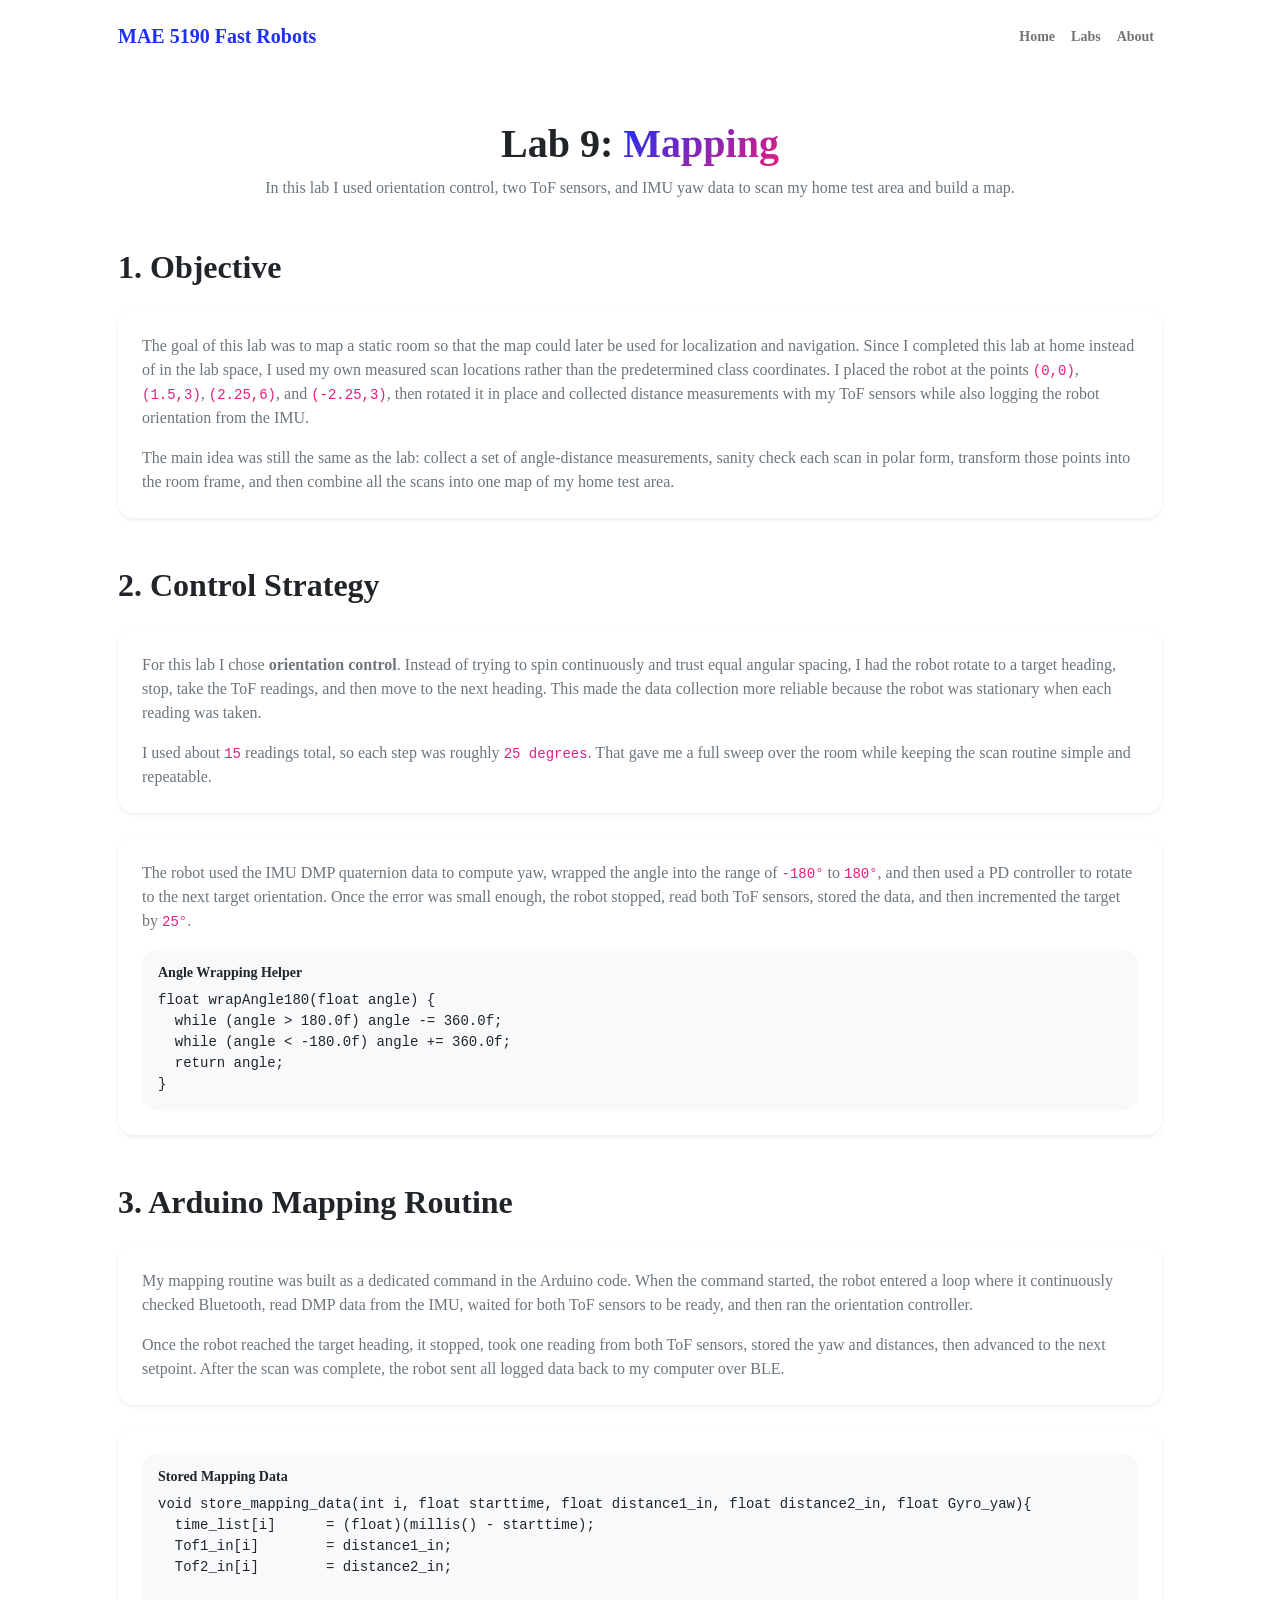
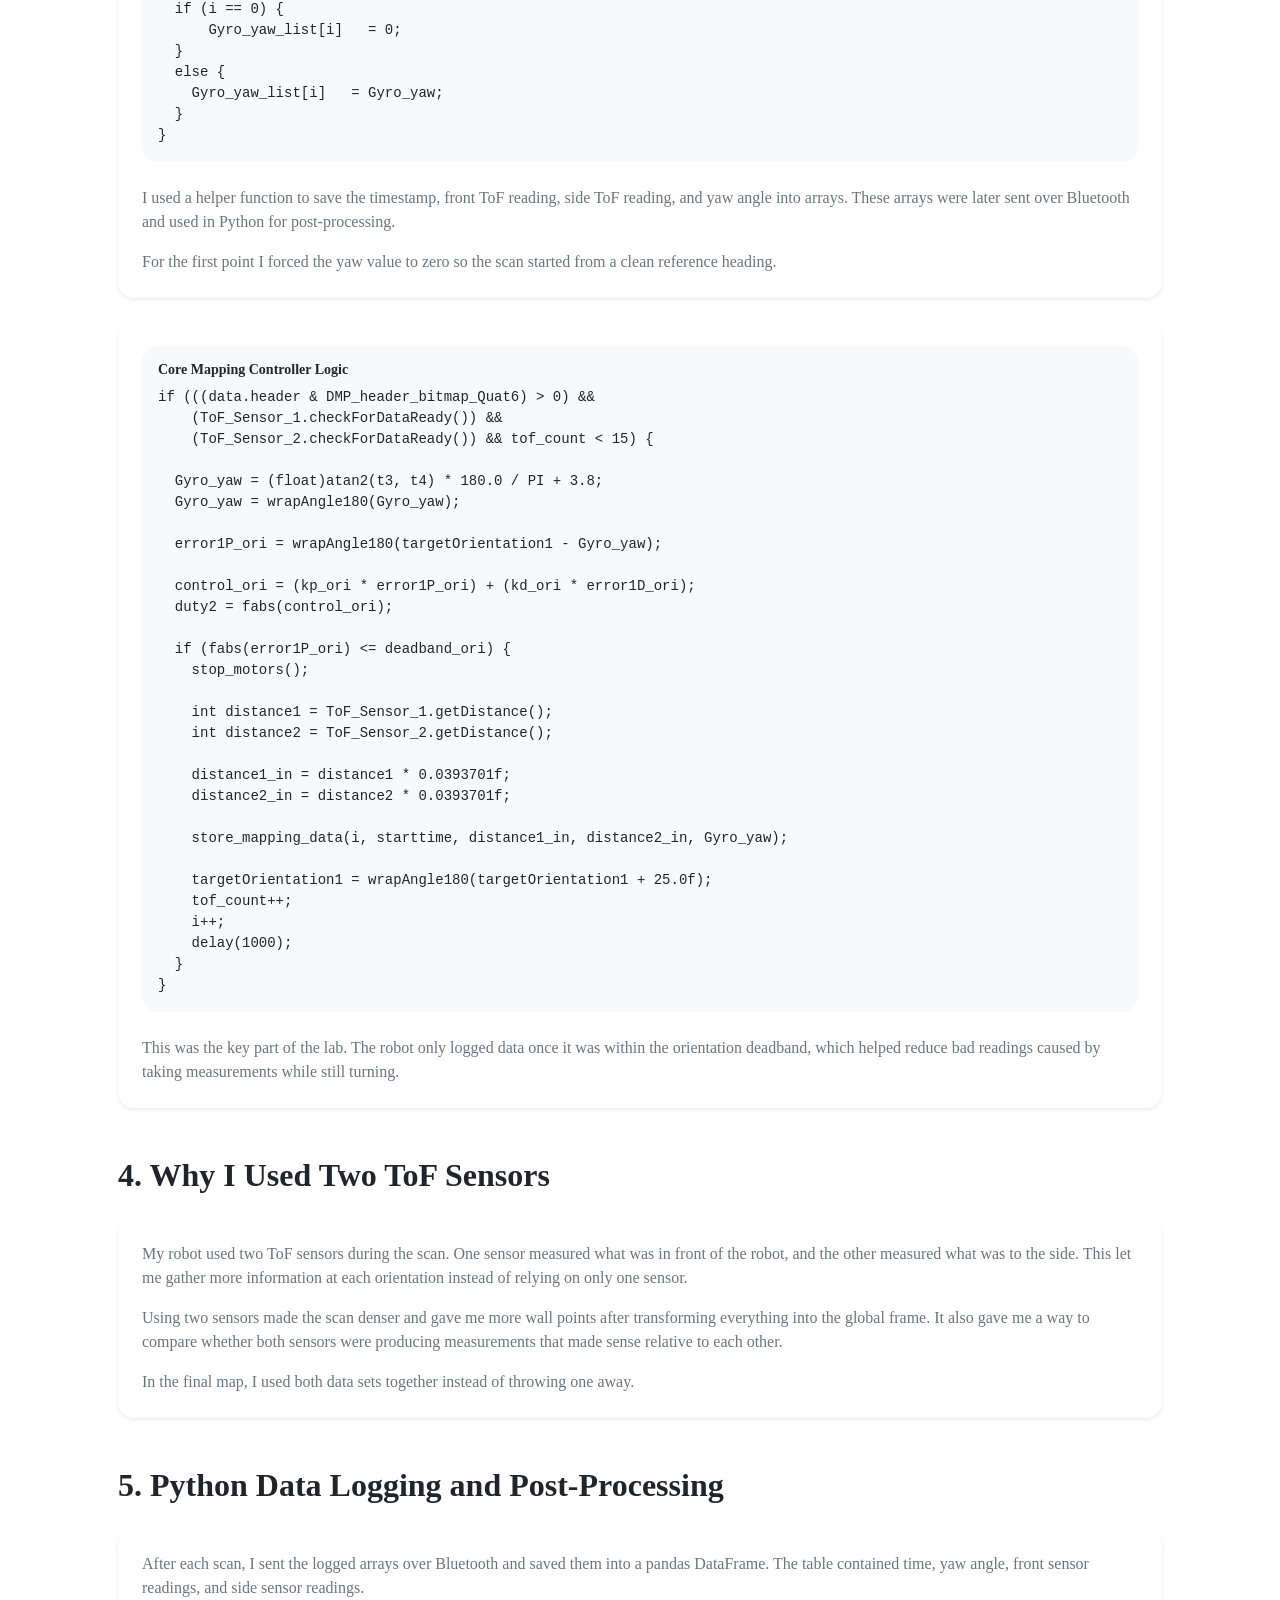
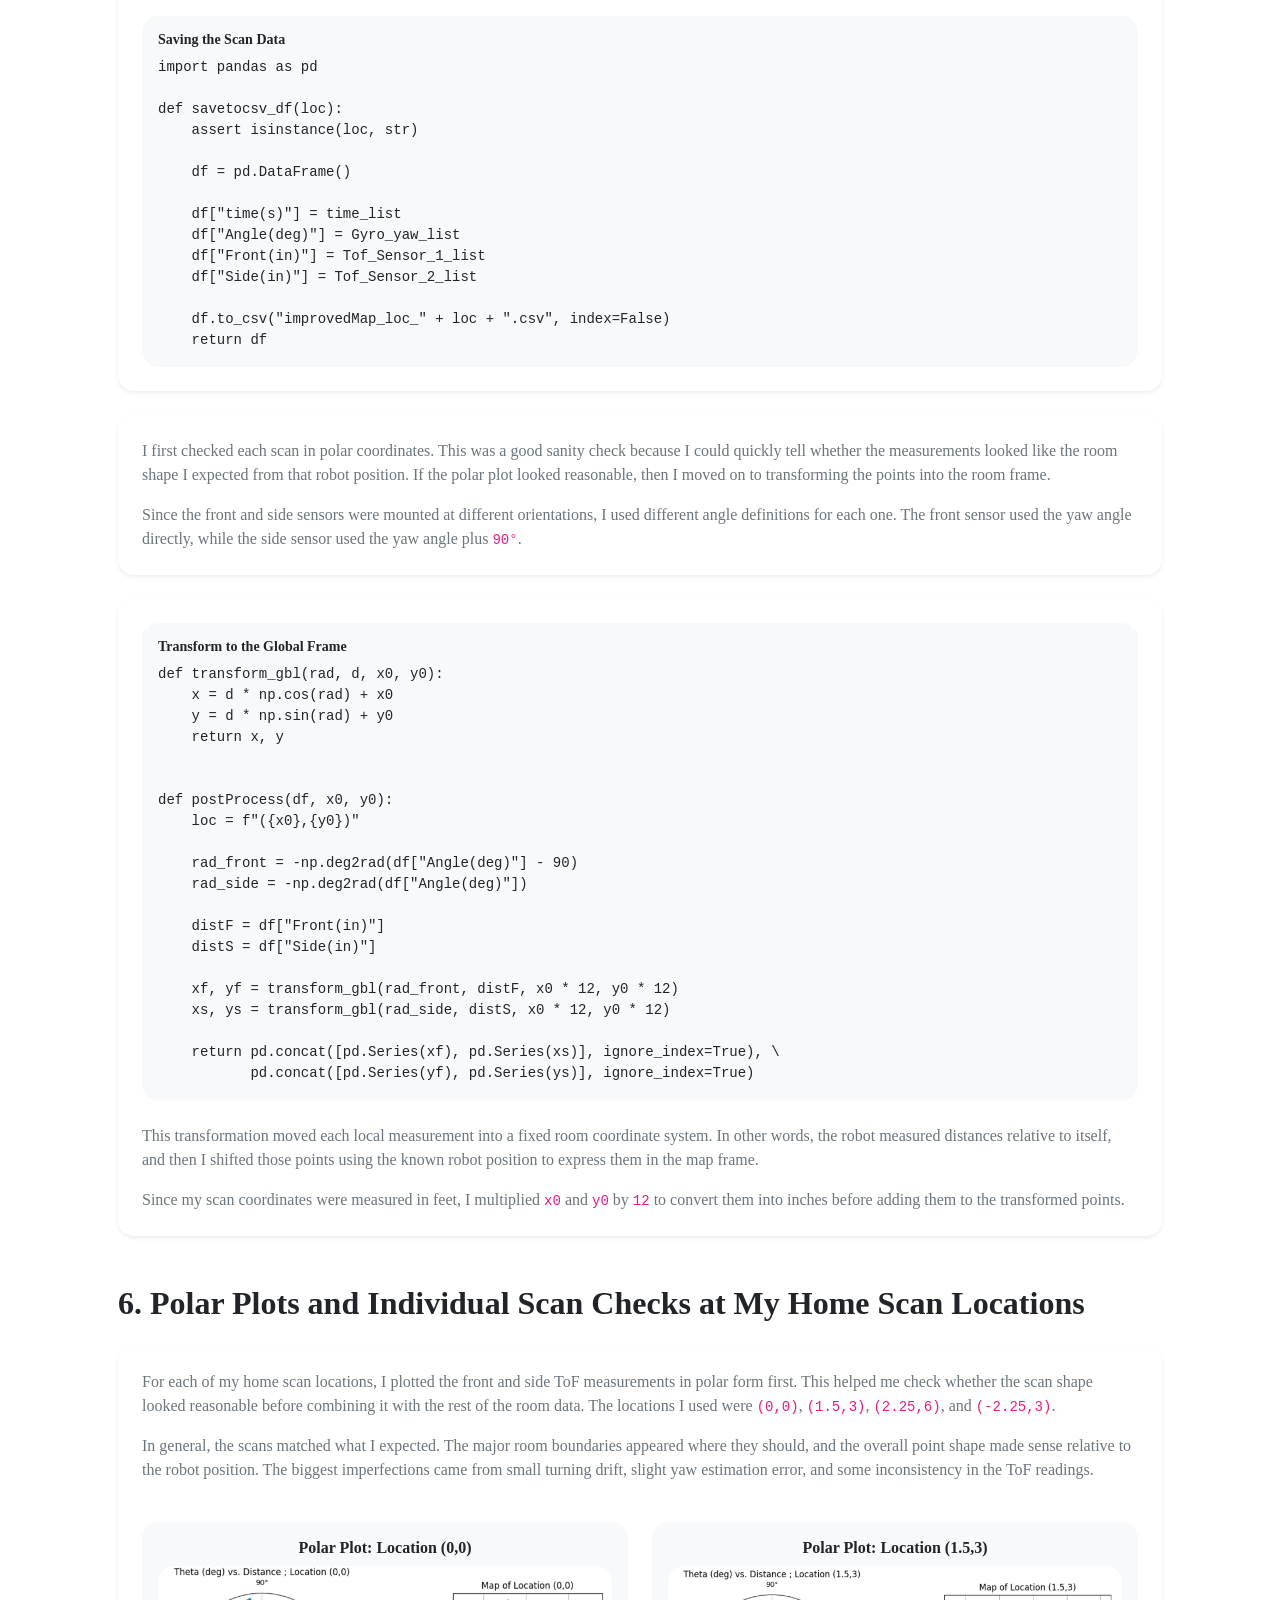
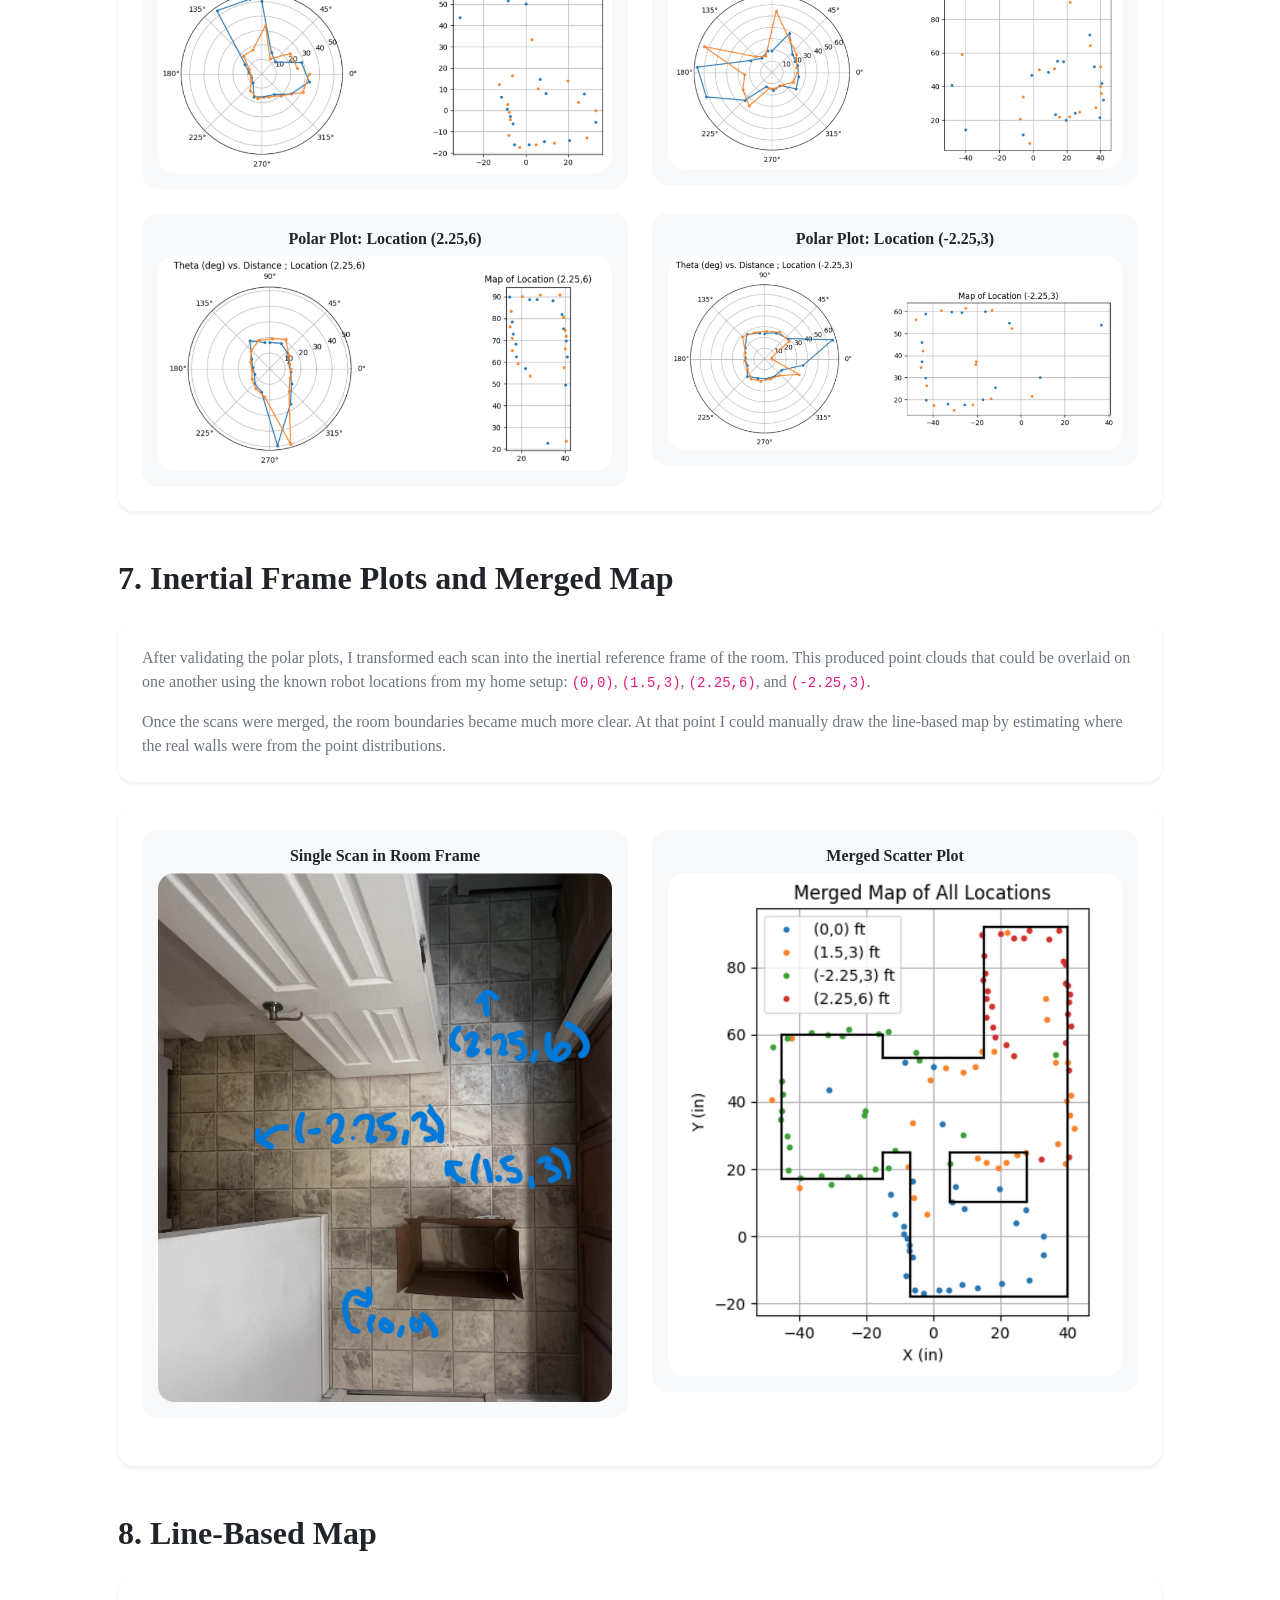
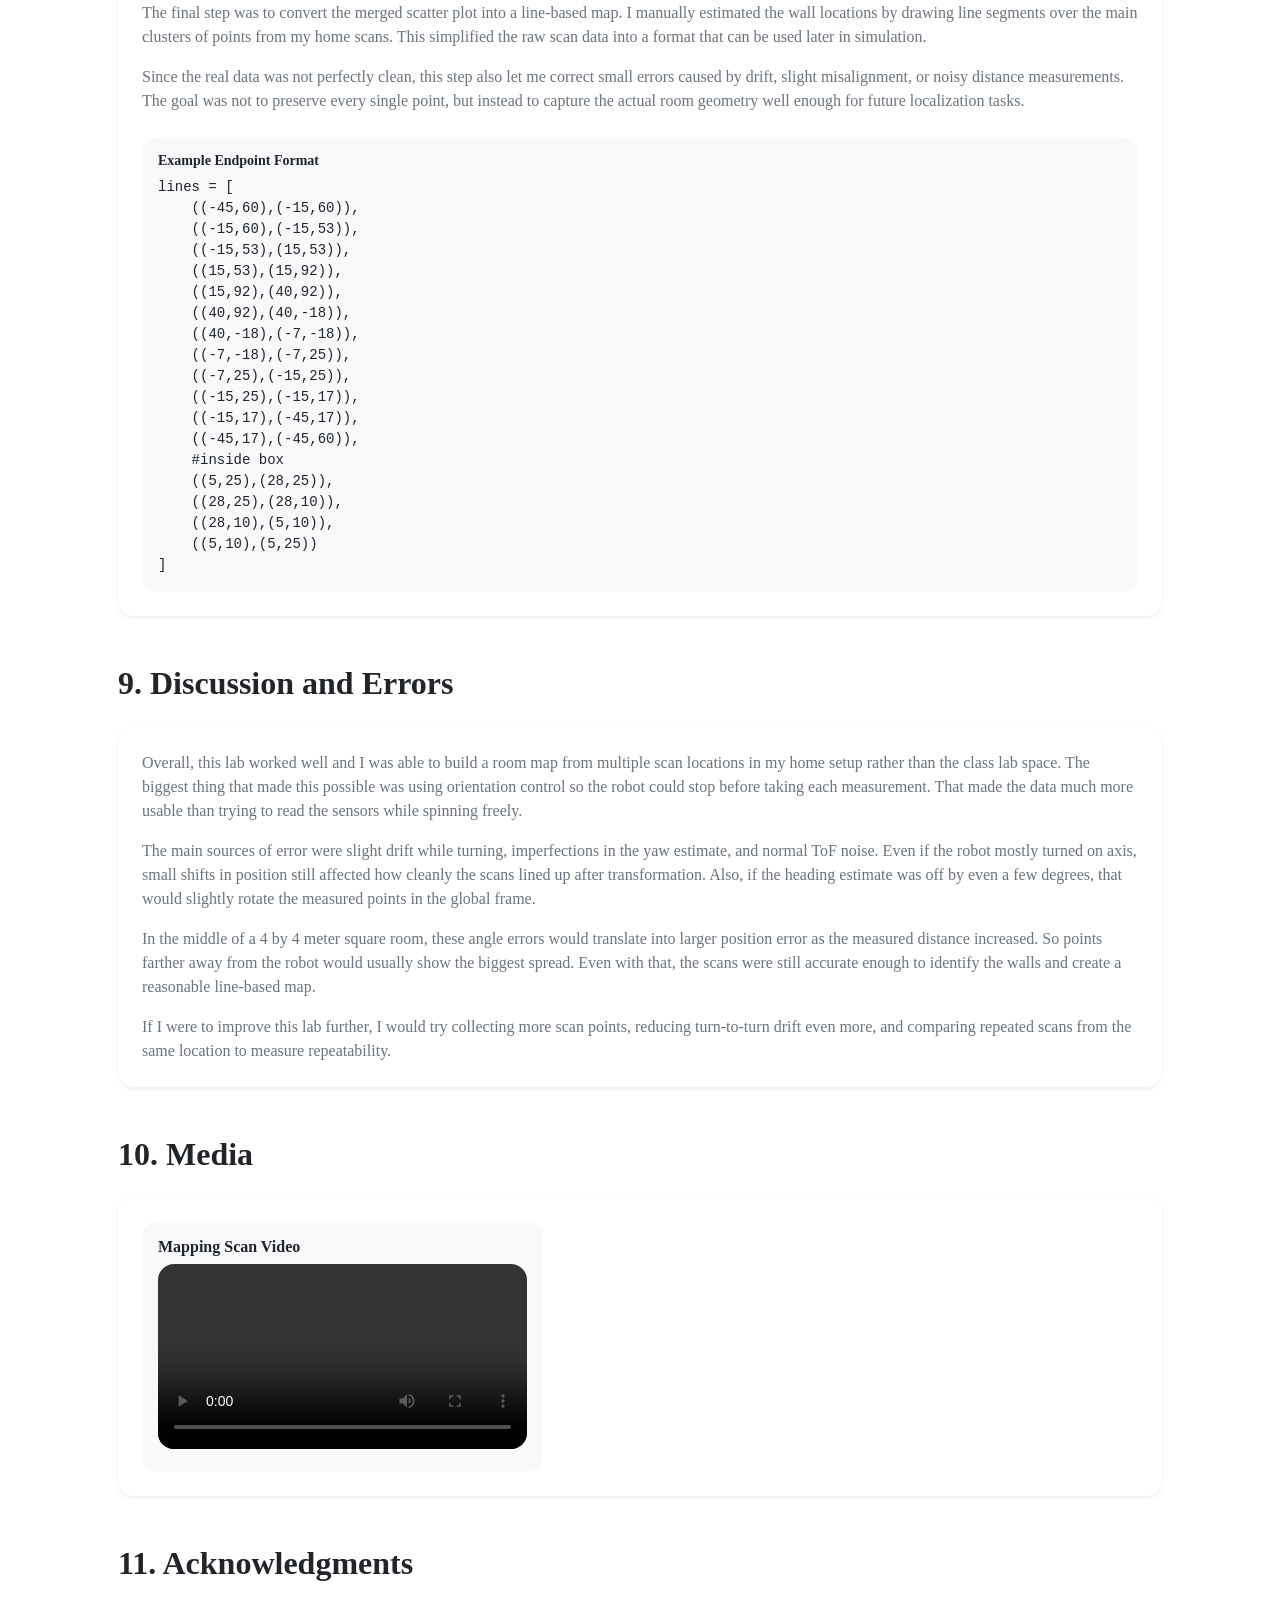
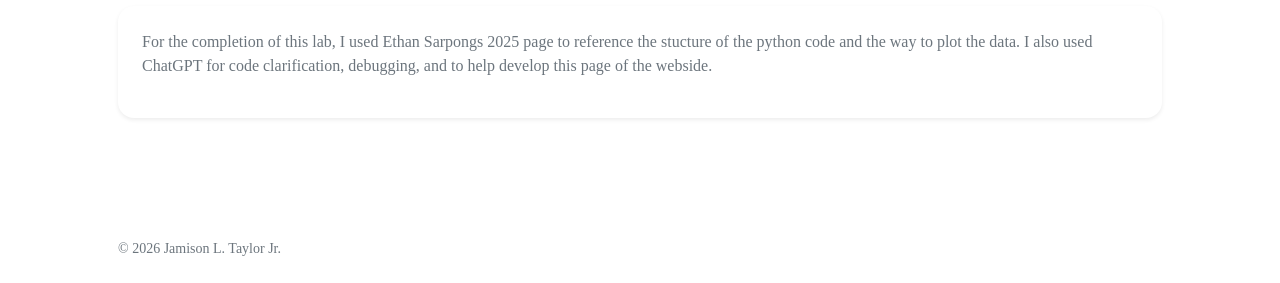
<file: Labs/lab09.html>
<!doctype html>
<html lang="en">
  <head>
    <meta charset="utf-8" />
    <meta name="viewport" content="width=device-width, initial-scale=1, shrink-to-fit=no" />
    <meta name="description" content="MAE 5190 Fast Robots - Lab 9" />
    <meta name="author" content="Jamison L. Taylor Jr." />
    <title>Lab 9 | MAE 5190 Fast Robots</title>

    <link rel="icon" type="image/x-icon" href="../assets/favicon.ico" />
    <link href="https://cdn.jsdelivr.net/npm/bootstrap-icons@1.11.3/font/bootstrap-icons.css" rel="stylesheet" />
    <link href="../css/styles.css" rel="stylesheet" />
  </head>

  <body class="d-flex flex-column h-100">
    <main class="flex-shrink-0">
      <nav class="navbar navbar-expand-lg navbar-light bg-white py-3">
        <div class="container px-5">
          <a class="navbar-brand" href="../index.html">
            <span class="fw-bolder text-primary">MAE 5190 Fast Robots</span>
          </a>

          <button
            class="navbar-toggler"
            type="button"
            data-bs-toggle="collapse"
            data-bs-target="#navbarSupportedContent"
            aria-controls="navbarSupportedContent"
            aria-expanded="false"
            aria-label="Toggle navigation"
          >
            <span class="navbar-toggler-icon"></span>
          </button>

          <div class="collapse navbar-collapse" id="navbarSupportedContent">
            <ul class="navbar-nav ms-auto mb-2 mb-lg-0 small fw-bolder">
              <li class="nav-item"><a class="nav-link" href="../index.html">Home</a></li>
              <li class="nav-item"><a class="nav-link" href="../index.html#labs">Labs</a></li>
              <li class="nav-item"><a class="nav-link" href="../index.html#about">About</a></li>
            </ul>
          </div>
        </div>
      </nav>

      <section class="py-5">
        <div class="container px-5">
          <div class="text-center mb-5">
            <h1 class="fw-bolder">Lab 9: <span class="text-gradient">Mapping</span></h1>
            <p class="text-muted mb-0">
              In this lab I used orientation control, two ToF sensors, and IMU yaw data to scan my home test area and build a map.
            </p>
          </div>

          <section class="mb-5">
            <h2 class="fw-bolder mb-4">1. Objective</h2>
            <div class="card border-0 shadow-sm rounded-4">
              <div class="card-body p-4">
                <p class="text-muted mb-3">
                  The goal of this lab was to map a static room so that the map could later be used for localization and navigation.
                  Since I completed this lab at home instead of in the lab space, I used my own measured scan locations rather than the predetermined class coordinates.
                  I placed the robot at the points <code>(0,0)</code>, <code>(1.5,3)</code>, <code>(2.25,6)</code>, and <code>(-2.25,3)</code>,
                  then rotated it in place and collected distance measurements with my ToF sensors while also logging the robot orientation from the IMU.
                </p>
                <p class="text-muted mb-0">
                  The main idea was still the same as the lab: collect a set of angle-distance measurements, sanity check each scan in polar form,
                  transform those points into the room frame, and then combine all the scans into one map of my home test area.
                </p>
              </div>
            </div>
          </section>

          <section class="mb-5">
            <h2 class="fw-bolder mb-4">2. Control Strategy</h2>
            <div class="card border-0 shadow-sm rounded-4 mb-4">
              <div class="card-body p-4">
                <p class="text-muted mb-3">
                  For this lab I chose <strong>orientation control</strong>. Instead of trying to spin continuously and trust equal
                  angular spacing, I had the robot rotate to a target heading, stop, take the ToF readings, and then move to the
                  next heading. This made the data collection more reliable because the robot was stationary when each reading was taken.
                </p>
                <p class="text-muted mb-0">
                  I used about <code>15</code> readings total, so each step was roughly <code>25 degrees</code>. That gave me a full
                  sweep over the room while keeping the scan routine simple and repeatable.
                </p>
              </div>
            </div>

            <div class="card border-0 shadow-sm rounded-4">
              <div class="card-body p-4">
                <p class="text-muted mb-3">
                  The robot used the IMU DMP quaternion data to compute yaw, wrapped the angle into the range of
                  <code>-180°</code> to <code>180°</code>, and then used a PD controller to rotate to the next target orientation.
                  Once the error was small enough, the robot stopped, read both ToF sensors, stored the data, and then incremented
                  the target by <code>25°</code>.
                </p>

                <div class="bg-light rounded-4 p-3 mb-0">
                  <h5 class="small fw-semibold mb-2">Angle Wrapping Helper</h5>
                  <pre class="mb-0 small"><code>float wrapAngle180(float angle) {
  while (angle &gt; 180.0f) angle -= 360.0f;
  while (angle &lt; -180.0f) angle += 360.0f;
  return angle;
}</code></pre>
                </div>
              </div>
            </div>
          </section>

          <section class="mb-5">
            <h2 class="fw-bolder mb-4">3. Arduino Mapping Routine</h2>
            <div class="card border-0 shadow-sm rounded-4 mb-4">
              <div class="card-body p-4">
                <p class="text-muted mb-3">
                  My mapping routine was built as a dedicated command in the Arduino code. When the command started, the robot entered
                  a loop where it continuously checked Bluetooth, read DMP data from the IMU, waited for both ToF sensors to be ready,
                  and then ran the orientation controller.
                </p>
                <p class="text-muted mb-0">
                  Once the robot reached the target heading, it stopped, took one reading from both ToF sensors, stored the yaw and distances,
                  then advanced to the next setpoint. After the scan was complete, the robot sent all logged data back to my computer over BLE.
                </p>
              </div>
            </div>

            <div class="card border-0 shadow-sm rounded-4 mb-4">
              <div class="card-body p-4">
                <div class="bg-light rounded-4 p-3 mb-4">
                  <h5 class="small fw-semibold mb-2">Stored Mapping Data</h5>
                  <pre class="mb-0 small"><code>void store_mapping_data(int i, float starttime, float distance1_in, float distance2_in, float Gyro_yaw){
  time_list[i]      = (float)(millis() - starttime);
  Tof1_in[i]        = distance1_in;
  Tof2_in[i]        = distance2_in;  

  if (i == 0) {
      Gyro_yaw_list[i]   = 0;
  }
  else {
    Gyro_yaw_list[i]   = Gyro_yaw;
  }
}</code></pre>
                </div>

                <p class="text-muted mb-3">
                  I used a helper function to save the timestamp, front ToF reading, side ToF reading, and yaw angle into arrays.
                  These arrays were later sent over Bluetooth and used in Python for post-processing.
                </p>
                <p class="text-muted mb-0">
                  For the first point I forced the yaw value to zero so the scan started from a clean reference heading.
                </p>
              </div>
            </div>

            <div class="card border-0 shadow-sm rounded-4">
              <div class="card-body p-4">
                <div class="bg-light rounded-4 p-3 mb-4">
                  <h5 class="small fw-semibold mb-2">Core Mapping Controller Logic</h5>
                  <pre class="mb-0 small"><code>if (((data.header &amp; DMP_header_bitmap_Quat6) &gt; 0) &amp;&amp; 
    (ToF_Sensor_1.checkForDataReady()) &amp;&amp; 
    (ToF_Sensor_2.checkForDataReady()) &amp;&amp; tof_count &lt; 15) {

  Gyro_yaw = (float)atan2(t3, t4) * 180.0 / PI + 3.8;
  Gyro_yaw = wrapAngle180(Gyro_yaw);

  error1P_ori = wrapAngle180(targetOrientation1 - Gyro_yaw);

  control_ori = (kp_ori * error1P_ori) + (kd_ori * error1D_ori);
  duty2 = fabs(control_ori);

  if (fabs(error1P_ori) &lt;= deadband_ori) {
    stop_motors();

    int distance1 = ToF_Sensor_1.getDistance();
    int distance2 = ToF_Sensor_2.getDistance();

    distance1_in = distance1 * 0.0393701f;
    distance2_in = distance2 * 0.0393701f;

    store_mapping_data(i, starttime, distance1_in, distance2_in, Gyro_yaw);

    targetOrientation1 = wrapAngle180(targetOrientation1 + 25.0f);
    tof_count++;
    i++;
    delay(1000);
  }
}</code></pre>
                </div>

                <p class="text-muted mb-0">
                  This was the key part of the lab. The robot only logged data once it was within the orientation deadband,
                  which helped reduce bad readings caused by taking measurements while still turning.
                </p>
              </div>
            </div>
          </section>

          <section class="mb-5">
            <h2 class="fw-bolder mb-4">4. Why I Used Two ToF Sensors</h2>
            <div class="card border-0 shadow-sm rounded-4">
              <div class="card-body p-4">
                <p class="text-muted mb-3">
                  My robot used two ToF sensors during the scan. One sensor measured what was in front of the robot,
                  and the other measured what was to the side. This let me gather more information at each orientation
                  instead of relying on only one sensor.
                </p>
                <p class="text-muted mb-3">
                  Using two sensors made the scan denser and gave me more wall points after transforming everything into the global frame.
                  It also gave me a way to compare whether both sensors were producing measurements that made sense relative to each other.
                </p>
                <p class="text-muted mb-0">
                  In the final map, I used both data sets together instead of throwing one away.
                </p>
              </div>
            </div>
          </section>

          <section class="mb-5">
            <h2 class="fw-bolder mb-4">5. Python Data Logging and Post-Processing</h2>
            <div class="card border-0 shadow-sm rounded-4 mb-4">
              <div class="card-body p-4">
                <p class="text-muted mb-3">
                  After each scan, I sent the logged arrays over Bluetooth and saved them into a pandas DataFrame.
                  The table contained time, yaw angle, front sensor readings, and side sensor readings.
                </p>

                <div class="bg-light rounded-4 p-3 mb-0">
                  <h5 class="small fw-semibold mb-2">Saving the Scan Data</h5>
                  <pre class="mb-0 small"><code>import pandas as pd

def savetocsv_df(loc):
    assert isinstance(loc, str)
    
    df = pd.DataFrame()
    
    df["time(s)"] = time_list
    df["Angle(deg)"] = Gyro_yaw_list
    df["Front(in)"] = Tof_Sensor_1_list
    df["Side(in)"] = Tof_Sensor_2_list

    df.to_csv("improvedMap_loc_" + loc + ".csv", index=False)
    return df</code></pre>
                </div>
              </div>
            </div>

            <div class="card border-0 shadow-sm rounded-4 mb-4">
              <div class="card-body p-4">
                <p class="text-muted mb-3">
                  I first checked each scan in polar coordinates. This was a good sanity check because I could quickly tell whether the
                  measurements looked like the room shape I expected from that robot position. If the polar plot looked reasonable,
                  then I moved on to transforming the points into the room frame.
                </p>
                <p class="text-muted mb-0">
                  Since the front and side sensors were mounted at different orientations, I used different angle definitions for each one.
                  The front sensor used the yaw angle directly, while the side sensor used the yaw angle plus <code>90°</code>.
                </p>
              </div>
            </div>

            <div class="card border-0 shadow-sm rounded-4">
              <div class="card-body p-4">
                <div class="bg-light rounded-4 p-3 mb-4">
                  <h5 class="small fw-semibold mb-2">Transform to the Global Frame</h5>
                  <pre class="mb-0 small"><code>def transform_gbl(rad, d, x0, y0):
    x = d * np.cos(rad) + x0
    y = d * np.sin(rad) + y0
    return x, y


def postProcess(df, x0, y0):
    loc = f"({x0},{y0})"

    rad_front = -np.deg2rad(df["Angle(deg)"] - 90)
    rad_side = -np.deg2rad(df["Angle(deg)"])

    distF = df["Front(in)"]
    distS = df["Side(in)"]

    xf, yf = transform_gbl(rad_front, distF, x0 * 12, y0 * 12)
    xs, ys = transform_gbl(rad_side, distS, x0 * 12, y0 * 12)

    return pd.concat([pd.Series(xf), pd.Series(xs)], ignore_index=True), \
           pd.concat([pd.Series(yf), pd.Series(ys)], ignore_index=True)</code></pre>
                </div>

                <p class="text-muted mb-3">
                  This transformation moved each local measurement into a fixed room coordinate system. In other words,
                  the robot measured distances relative to itself, and then I shifted those points using the known robot position
                  to express them in the map frame.
                </p>
                <p class="text-muted mb-0">
                  Since my scan coordinates were measured in feet, I multiplied <code>x0</code> and <code>y0</code> by <code>12</code>
                  to convert them into inches before adding them to the transformed points.
                </p>
              </div>
            </div>
          </section>

          <section class="mb-5">
            <h2 class="fw-bolder mb-4">6. Polar Plots and Individual Scan Checks at My Home Scan Locations</h2>
            <div class="card border-0 shadow-sm rounded-4">
              <div class="card-body p-4">
                <p class="text-muted mb-3">
                  For each of my home scan locations, I plotted the front and side ToF measurements in polar form first. This helped me check whether
                  the scan shape looked reasonable before combining it with the rest of the room data. The locations I used were
                  <code>(0,0)</code>, <code>(1.5,3)</code>, <code>(2.25,6)</code>, and <code>(-2.25,3)</code>.
                </p>
                <p class="text-muted mb-3">
                  In general, the scans matched what I expected. The major room boundaries appeared where they should,
                  and the overall point shape made sense relative to the robot position. The biggest imperfections came from small turning drift,
                  slight yaw estimation error, and some inconsistency in the ToF readings.
                </p>
                

                <div class="row g-4 mt-1">
                  <div class="col-lg-6">
                    <figure class="bg-light rounded-4 p-3 mb-0 text-center">
                      <h6 class="fw-semibold mb-2">Polar Plot: Location (0,0)</h6>
                      <img src="../assets/lab9/0.png" alt="Polar plot for mapping location 0 0" class="img-fluid rounded-4" />
                    </figure>
                  </div>
                  <div class="col-lg-6">
                    <figure class="bg-light rounded-4 p-3 mb-0 text-center">
                      <h6 class="fw-semibold mb-2">Polar Plot: Location (1.5,3)</h6>
                      <img src="../assets/lab9/1.5.png" alt="Polar plot for mapping location 1.5 6" class="img-fluid rounded-4" />
                    </figure>
                  </div>
                  <div class="col-lg-6">
                    <figure class="bg-light rounded-4 p-3 mb-0 text-center">
                      <h6 class="fw-semibold mb-2">Polar Plot: Location (2.25,6)</h6>
                      <img src="../assets/lab9/2.25.png" alt="Polar plot for mapping location -0.75 4.5" class="img-fluid rounded-4" />
                    </figure>
                  </div>
                  <div class="col-lg-6">
                    <figure class="bg-light rounded-4 p-3 mb-0 text-center">
                      <h6 class="fw-semibold mb-2">Polar Plot: Location (-2.25,3)</h6>
                      <img src="../assets/lab9/-2.25.png" alt="Polar plot for mapping location -2.25 3.75" class="img-fluid rounded-4" />
                    </figure>
                  </div>
                </div>
              </div>
            </div>
          </section>

          <section class="mb-5">
            <h2 class="fw-bolder mb-4">7. Inertial Frame Plots and Merged Map</h2>
            <div class="card border-0 shadow-sm rounded-4 mb-4">
              <div class="card-body p-4">
                <p class="text-muted mb-3">
                  After validating the polar plots, I transformed each scan into the inertial reference frame of the room.
                  This produced point clouds that could be overlaid on one another using the known robot locations from my home setup:
                  <code>(0,0)</code>, <code>(1.5,3)</code>, <code>(2.25,6)</code>, and <code>(-2.25,3)</code>.
                </p>
                <p class="text-muted mb-0">
                  Once the scans were merged, the room boundaries became much more clear. At that point I could manually draw the line-based map
                  by estimating where the real walls were from the point distributions.
                </p>
              </div>
            </div>

            <div class="card border-0 shadow-sm rounded-4">
              <div class="card-body p-4">
                <div class="row g-4 mb-4">
                  <div class="col-lg-6">
                    <figure class="bg-light rounded-4 p-3 mb-0 text-center">
                      <h6 class="fw-semibold mb-2">Single Scan in Room Frame</h6>
                      <img src="../assets/lab9/area.png" alt="Single transformed scan" class="img-fluid rounded-4" />
                    </figure>
                  </div>
                  <div class="col-lg-6">
                    <figure class="bg-light rounded-4 p-3 mb-0 text-center">
                      <h6 class="fw-semibold mb-2">Merged Scatter Plot</h6>
                      <img src="../assets/lab9/map.png" alt="Merged room mapping plot" class="img-fluid rounded-4" />
                    </figure>
                  </div>
                </div>

              </div>
            </div>
          </section>

          <section class="mb-5">
            <h2 class="fw-bolder mb-4">8. Line-Based Map</h2>
            <div class="card border-0 shadow-sm rounded-4">
              <div class="card-body p-4">
                <p class="text-muted mb-3">
                  The final step was to convert the merged scatter plot into a line-based map. I manually estimated the wall locations by drawing
                  line segments over the main clusters of points from my home scans. This simplified the raw scan data into a format that can be used later in simulation.
                </p>
                <p class="text-muted mb-3">
                  Since the real data was not perfectly clean, this step also let me correct small errors caused by drift, slight misalignment,
                  or noisy distance measurements. The goal was not to preserve every single point, but instead to capture the actual room geometry well enough
                  for future localization tasks.
                </p>
                
                <div class="bg-light rounded-4 p-3 mt-4 mb-0">
                  <h5 class="small fw-semibold mb-2">Example Endpoint Format</h5>
                  <pre class="mb-0 small"><code>lines = [
    ((-45,60),(-15,60)),
    ((-15,60),(-15,53)),
    ((-15,53),(15,53)),
    ((15,53),(15,92)),
    ((15,92),(40,92)),
    ((40,92),(40,-18)),
    ((40,-18),(-7,-18)),
    ((-7,-18),(-7,25)),
    ((-7,25),(-15,25)),
    ((-15,25),(-15,17)),
    ((-15,17),(-45,17)),
    ((-45,17),(-45,60)),
    #inside box
    ((5,25),(28,25)),
    ((28,25),(28,10)),
    ((28,10),(5,10)),
    ((5,10),(5,25))
]</code></pre>
                </div>
              </div>
            </div>
          </section>

          <section class="mb-5">
            <h2 class="fw-bolder mb-4">9. Discussion and Errors</h2>
            <div class="card border-0 shadow-sm rounded-4">
              <div class="card-body p-4">
                <p class="text-muted mb-3">
                  Overall, this lab worked well and I was able to build a room map from multiple scan locations in my home setup rather than the class lab space.
                  The biggest thing that made this possible was using orientation control so the robot could stop before taking each measurement.
                  That made the data much more usable than trying to read the sensors while spinning freely.
                </p>
                <p class="text-muted mb-3">
                  The main sources of error were slight drift while turning, imperfections in the yaw estimate, and normal ToF noise.
                  Even if the robot mostly turned on axis, small shifts in position still affected how cleanly the scans lined up after transformation.
                  Also, if the heading estimate was off by even a few degrees, that would slightly rotate the measured points in the global frame.
                </p>
                <p class="text-muted mb-3">
                  In the middle of a 4 by 4 meter square room, these angle errors would translate into larger position error as the measured distance increased.
                  So points farther away from the robot would usually show the biggest spread. Even with that, the scans were still accurate enough to identify the walls
                  and create a reasonable line-based map.
                </p>
                <p class="text-muted mb-0">
                  If I were to improve this lab further, I would try collecting more scan points, reducing turn-to-turn drift even more, and comparing repeated scans from the same location
                  to measure repeatability.
                </p>
              </div>
            </div>
          </section>

          <section class="mb-5">
            <h2 class="fw-bolder mb-4">10. Media</h2>
            <div class="card border-0 shadow-sm rounded-4">
              <div class="card-body p-4">
                

                <div class="row g-4">
                  <div class="col-lg-5">
                    <div class="bg-light rounded-4 p-3">
                      <h6 class="fw-semibold mb-2">Mapping Scan Video</h6>
                      <video class="w-100 rounded-4" controls>
                        <source src="../assets/lab9/spin.mp4" type="video/mp4" />
                        Your browser does not support the video tag.
                      </video>
                    </div>
                  </div>
                </div>
              </div>
            </div>
          </section>
          <section class="mb-5">
            <h2 class="fw-bolder mb-4">11. Acknowledgments</h2>
            <div class="card border-0 shadow-sm rounded-4">
              <div class="card-body p-4">
                <p class="text-muted mb-3">
                  For the completion of this lab, I used Ethan Sarpongs 2025 page to reference the stucture of the 
                  python code and the way to plot the data. I also used ChatGPT for code clarification, debugging, and 
                  to help develop this page of the webside.
                </p>

                
              </div>
            </div>
          </section>
        </div>
      </section>
    </main>

    <footer class="bg-white py-4 mt-auto">
      <div class="container px-5">
        <div class="row align-items-center justify-content-between">
          <div class="col-auto">
            <div class="small text-muted">© 2026 Jamison L. Taylor Jr.</div>
          </div>
        </div>
      </div>
    </footer>

    <script src="https://cdn.jsdelivr.net/npm/bootstrap@5.3.3/dist/js/bootstrap.bundle.min.js"></script>
  </body>
</html>
</file>
<file: css/home.css>
html{scroll-behavior:smooth}body{font-family:'Plus Jakarta Sans',system-ui,sans-serif;color:#172033;background:#fff;line-height:1.65}.site-wrap{width:min(1120px,calc(100% - 64px));margin-inline:auto}.site-header{border-bottom:1px solid #e9eaf0}.nav-inner,.footer-inner{display:flex;justify-content:space-between;align-items:center;gap:20px;padding-block:20px}.brand{font-weight:800;color:#2525df;text-decoration:none}.brand span{color:#172033}.nav-links{display:flex;gap:24px}.nav-links a,.site-footer a{color:#4d576b;text-decoration:none;font-weight:600;font-size:.9rem}.nav-links a:hover,.site-footer a:hover{color:#2525df}.hero{display:grid;grid-template-columns:1.2fr .8fr;align-items:center;gap:72px;padding-block:70px 78px}.eyebrow{font-size:.74rem;font-weight:800;letter-spacing:.13em;color:#4145ba;margin:0 0 12px}.hero h1{font-size:clamp(2.7rem,5.2vw,4.5rem);line-height:1.08;letter-spacing:-.055em;font-weight:800;margin:0 0 22px}.hero-sub{font-size:1.25rem;color:#465268;max-width:490px;margin-bottom:20px}.hero-meta{font-size:.88rem;color:#596477;margin-bottom:26px}.hero-meta span{padding:0 3px}.hero-actions{display:flex;flex-wrap:wrap;gap:12px}.hero-actions .btn{padding:12px 24px;font-weight:700;border-radius:8px}.portrait-frame{width:min(100%,310px);justify-self:center;padding:7px;border-radius:24px;background:linear-gradient(145deg,#2824ed,#c91b86);box-shadow:0 16px 36px #22234a20}.portrait-frame img{display:block;width:100%;height:auto;aspect-ratio:1170/1403;border-radius:18px;object-fit:cover}.about-section{background:#f5f6f9;padding-block:52px}.about-grid{display:grid;grid-template-columns:1fr 2.3fr;gap:48px}.site-wrap h2{font-size:2.2rem;font-weight:800;letter-spacing:-.045em;margin:0 0 14px}.about-grid p:not(.eyebrow){color:#4b576b;margin:0 0 14px}.about-grid .bio{color:#172033!important;font-size:1.09rem}.facts{display:grid;grid-template-columns:repeat(3,1fr);gap:12px;margin-top:24px;border-top:1px solid #dfe2eb;padding-top:16px}.facts span,.facts strong{display:block}.facts span{font-size:.77rem;color:#657187}.facts strong{font-size:.94rem}.labs-section{padding-block:65px}.section-intro{color:#596477;max-width:720px;margin-bottom:28px}.lab-grid{display:grid;grid-template-columns:repeat(3,minmax(0,1fr));gap:18px}.lab-card{border:1px solid #dfe3ec;border-radius:14px;padding:22px;display:flex;flex-direction:column;min-height:218px;box-shadow:0 3px 12px #16204406}.lab-card:hover{border-color:#8584ec;box-shadow:0 6px 20px #1620440c}.lab-top{display:flex;justify-content:space-between;align-items:center;gap:10px;margin-bottom:15px}.lab-number{font-size:.73rem;font-weight:800;letter-spacing:.08em;color:#3535cb}.lab-status{font-size:.68rem;color:#667085}.lab-card h3{font-size:1.12rem;line-height:1.35;font-weight:800;margin:0 0 10px;letter-spacing:-.02em}.lab-card p{font-size:.89rem;color:#526075;margin:0 0 20px}.lab-link{margin-top:auto;border-top:1px solid #e7e9f0;padding-top:12px;text-decoration:none;color:#2929d5;font-size:.86rem;font-weight:700;display:flex;justify-content:space-between}.source-note{font-size:.8rem;color:#667085;margin:24px 0 0}.site-footer{border-top:1px solid #e9eaf0;color:#647084;font-size:.82rem}@media(max-width:900px){.hero{gap:36px}.lab-grid{grid-template-columns:repeat(2,minmax(0,1fr))}.about-grid{gap:25px}}@media(max-width:640px){.site-wrap{width:calc(100% - 36px)}.nav-inner{flex-wrap:wrap;gap:8px}.nav-links{gap:18px}.hero{grid-template-columns:1fr;gap:30px;padding-block:42px}.portrait-frame{width:min(70%,260px)}.about-grid{grid-template-columns:1fr;gap:10px}.lab-grid{grid-template-columns:1fr}.labs-section{padding-block:42px}.facts{gap:8px}.lab-card{min-height:0}.hero h1{font-size:3rem}}
</file>
